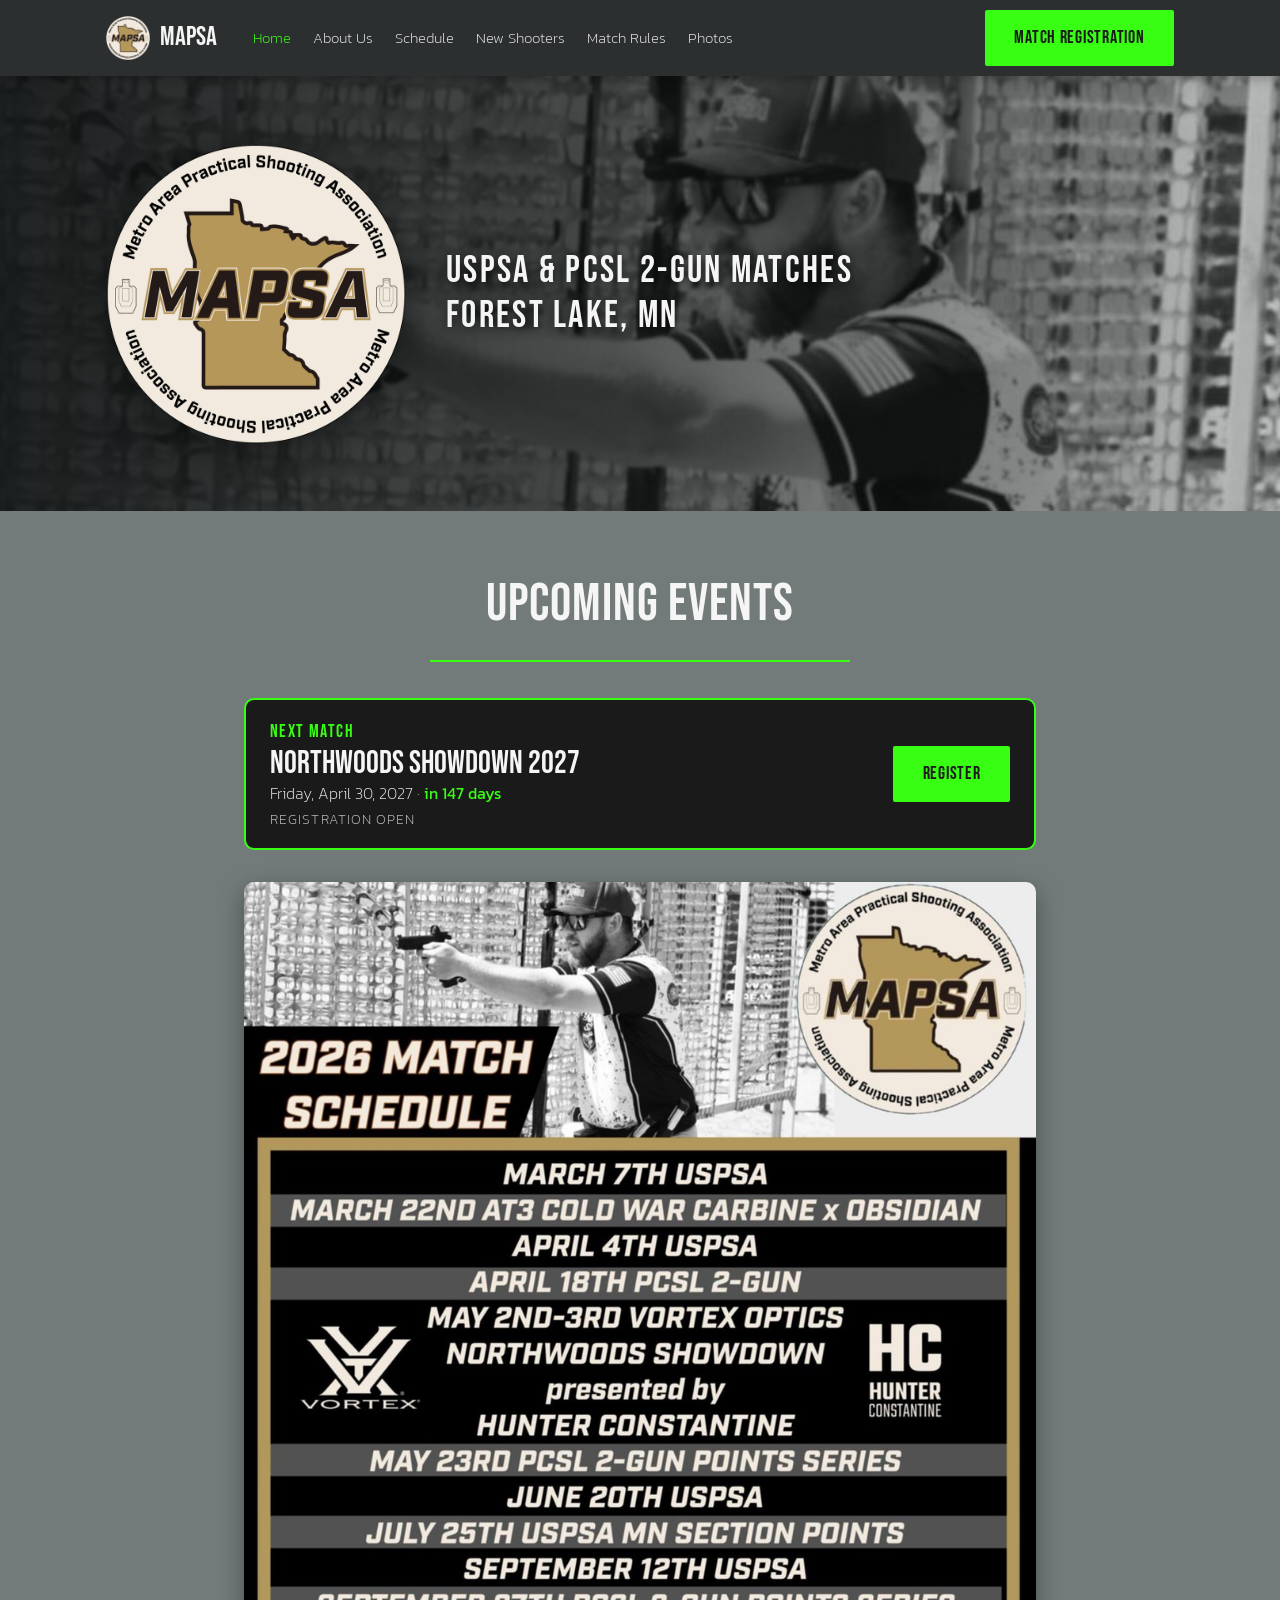
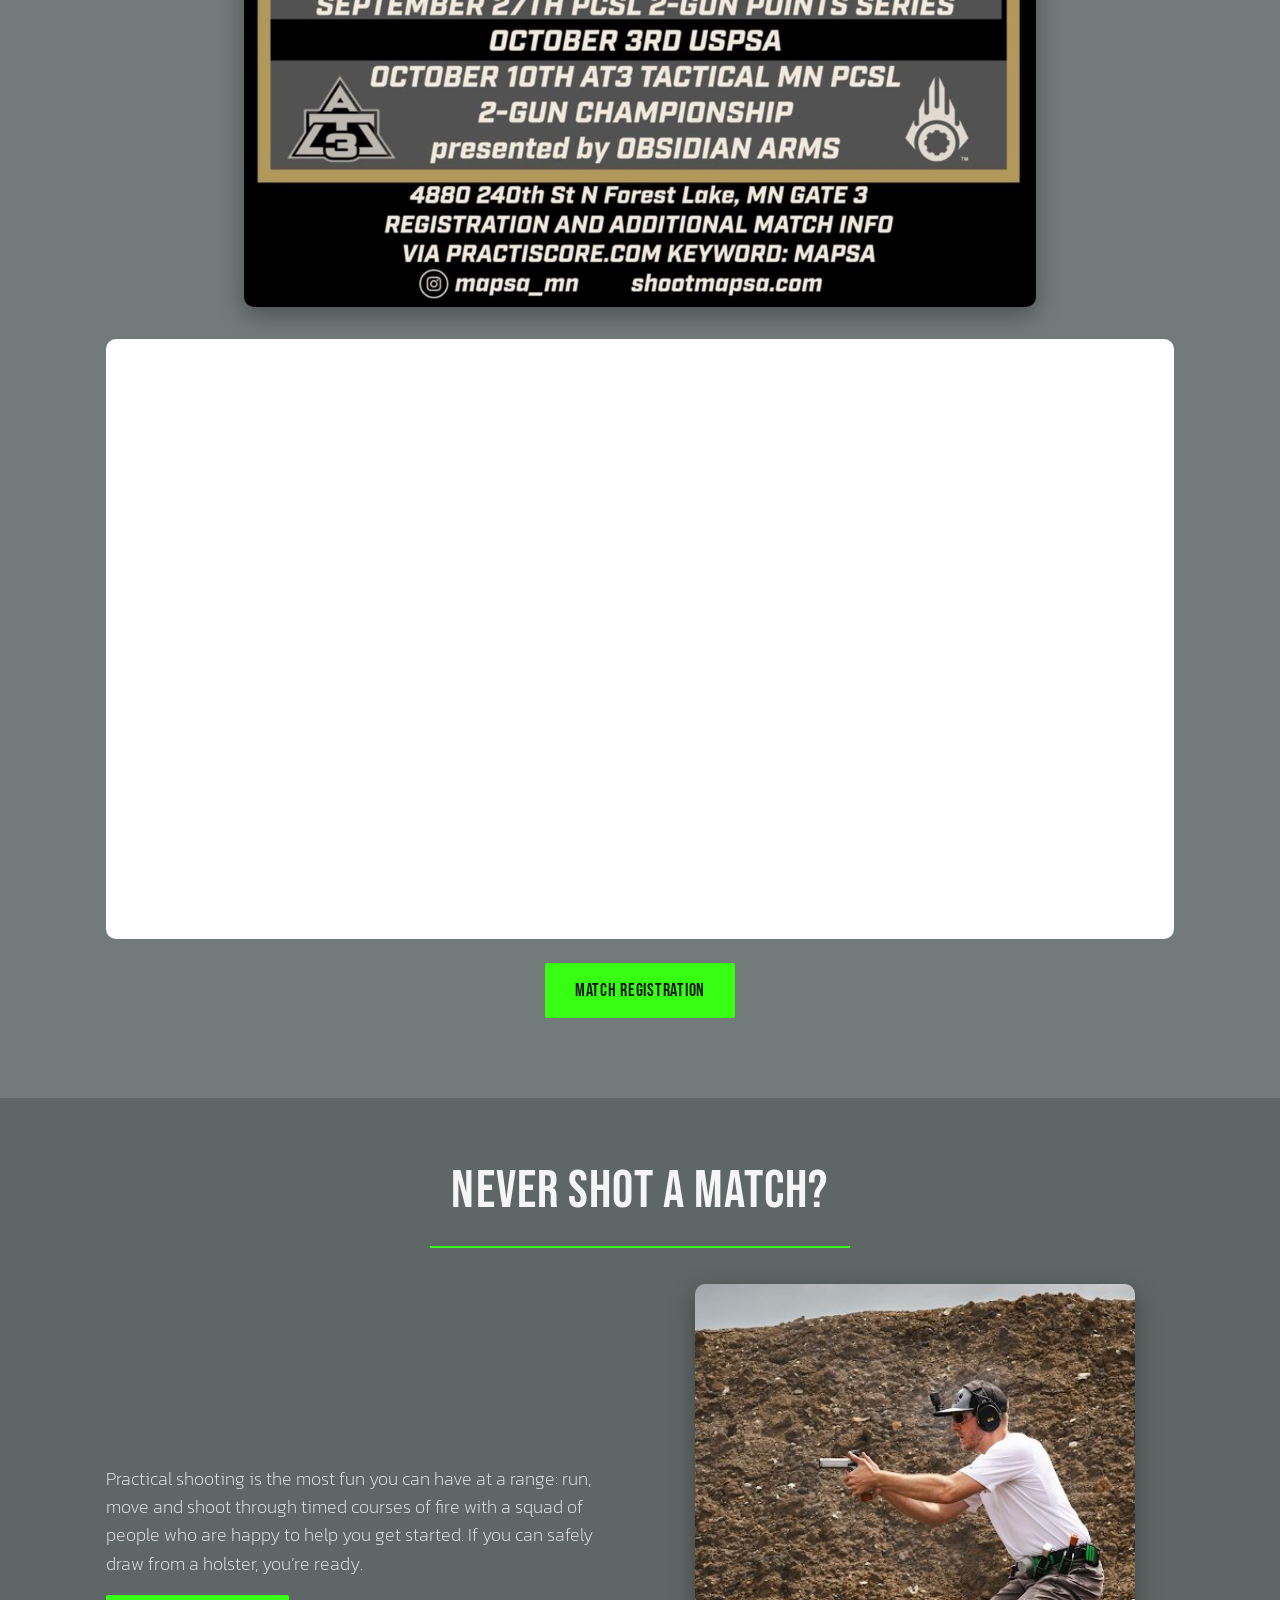
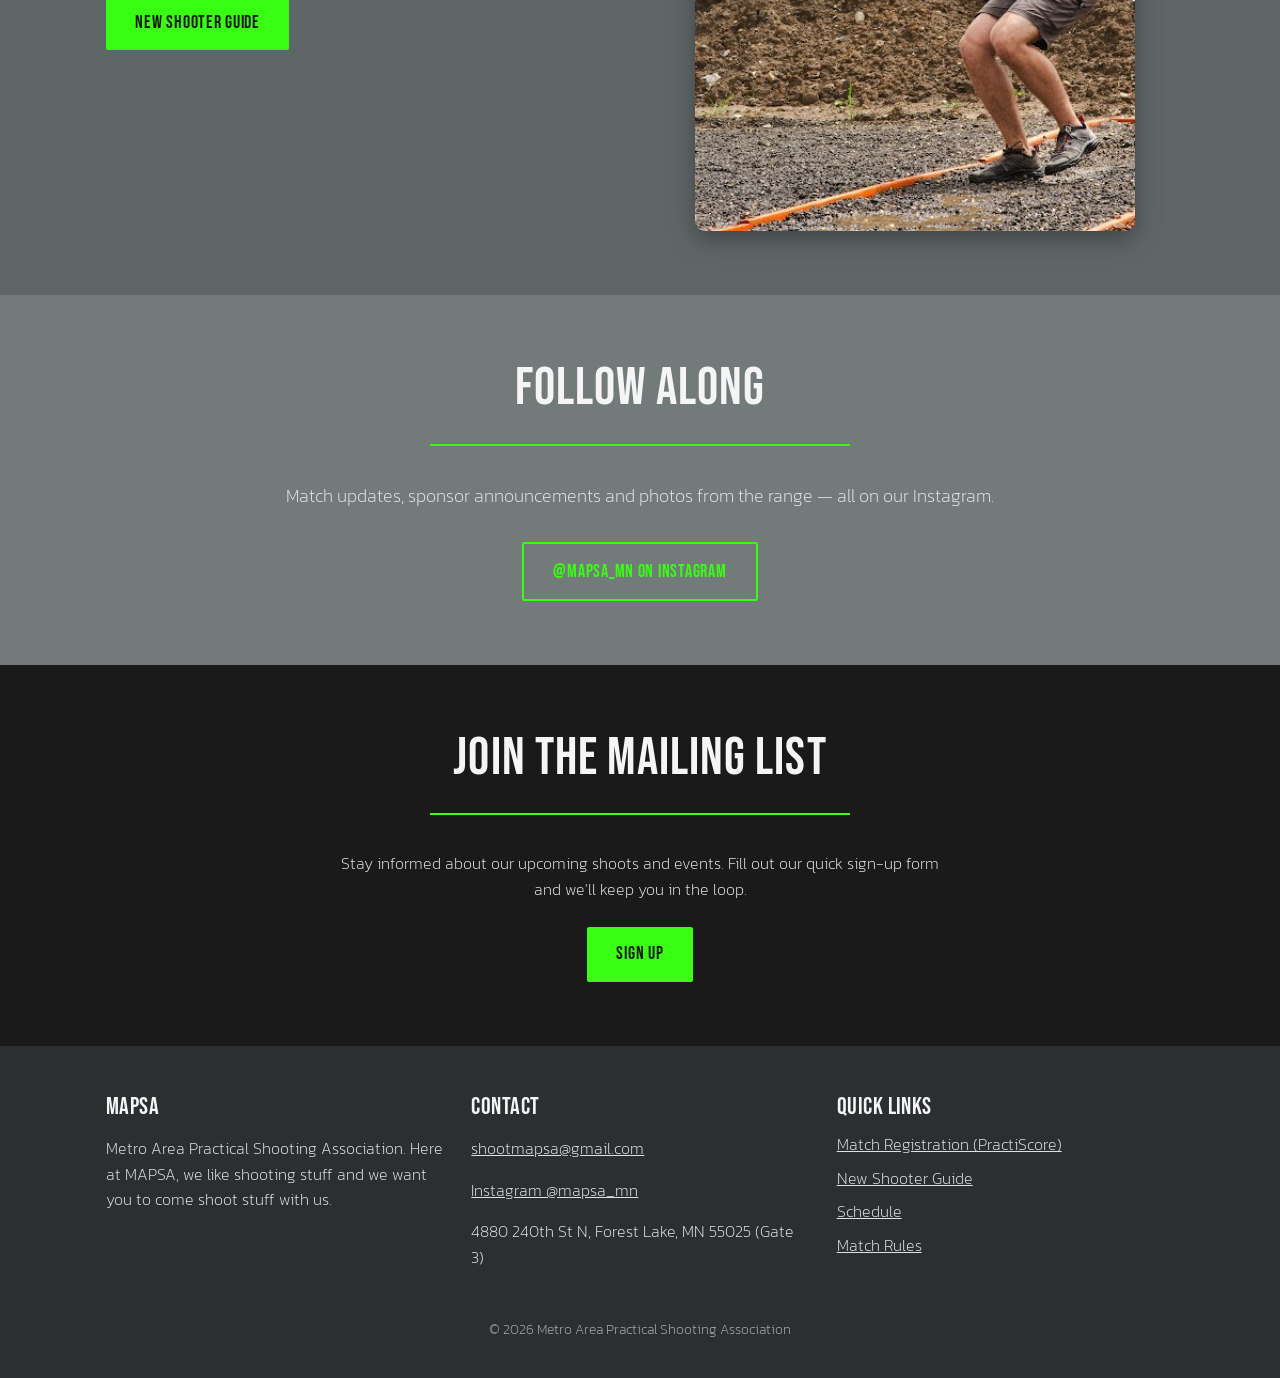
<file: index.html>
<!DOCTYPE html>
<html lang="en">
<head>
<meta charset="utf-8">
<meta name="viewport" content="width=device-width, initial-scale=1">
<title>MAPSA | USPSA & PCSL 2-Gun Matches in Forest Lake, MN</title>
<meta name="description" content="Metro Area Practical Shooting Association hosts USPSA and PCSL 2-Gun practical shooting matches in Forest Lake, MN for the Twin Cities. See the match schedule and register on PractiScore.">
<link rel="canonical" href="https://shootmapsa.com/">
<meta name="theme-color" content="#2b2f2f">
<meta property="og:type" content="website">
<meta property="og:site_name" content="MAPSA">
<meta property="og:title" content="MAPSA | USPSA & PCSL 2-Gun Matches in Forest Lake, MN">
<meta property="og:description" content="Metro Area Practical Shooting Association hosts USPSA and PCSL 2-Gun practical shooting matches in Forest Lake, MN for the Twin Cities. See the match schedule and register on PractiScore.">
<meta property="og:url" content="https://shootmapsa.com/">
<meta property="og:image" content="https://shootmapsa.com/images/og-image.jpg">
<meta name="twitter:card" content="summary_large_image">
<link rel="icon" href="/images/favicon.png">
<link rel="apple-touch-icon" href="/images/favicon.png">
<link rel="preconnect" href="https://fonts.googleapis.com">
<link rel="preconnect" href="https://fonts.gstatic.com" crossorigin>
<link href="https://fonts.googleapis.com/css2?family=Bebas+Neue&family=Kanit:wght@200;400&display=swap" rel="stylesheet">
<link rel="stylesheet" href="/css/style.css?v=202611261510">
<script type="application/ld+json">{"@context": "https://schema.org", "@type": "SportsOrganization", "@id": "https://shootmapsa.com/#org", "name": "Metro Area Practical Shooting Association", "alternateName": "MAPSA", "url": "https://shootmapsa.com/", "logo": "https://shootmapsa.com/images/mapsa-logo.png", "image": "https://shootmapsa.com/images/og-image.jpg", "email": "shootmapsa@gmail.com", "sport": "Practical shooting", "sameAs": ["https://www.instagram.com/mapsa_mn"], "location": {"@type": "Place", "name": "MAPSA Range (Gate 3)", "address": {"@type": "PostalAddress", "streetAddress": "4880 240th St N", "addressLocality": "Forest Lake", "addressRegion": "MN", "postalCode": "55025", "addressCountry": "US"}}, "areaServed": "Minneapolis–Saint Paul, Minnesota"}</script>
</head>
<body>
<a class="skip" href="#main">Skip to content</a>
<header class="site-header">
  <div class="wrap">
    <a class="brand" href="/"><img src="/images/mapsa-logo.png" alt="MAPSA logo" width="44" height="44"><span>MAPSA</span></a>
    <button class="menu-toggle" aria-label="Menu" aria-expanded="false">&#9776;</button>
    <nav class="nav" aria-label="Main">
      <a href="/">Home</a>
      <a href="/about-us/">About Us</a>
      <a href="/schedule/">Schedule</a>
      <a href="/new-shooters/">New Shooters</a>
      <a href="/match-rules/">Match Rules</a>
      <a href="/photos/">Photos</a>
      <a class="btn mobile-only" data-register href="https://practiscore.com/clubs/mapsa_at_flsc" target="_blank" rel="noopener">Match Registration</a>
    </nav>
    <a class="btn header-cta" data-register href="https://practiscore.com/clubs/mapsa_at_flsc" target="_blank" rel="noopener">Match Registration</a>
  </div>
</header>
<div class="hero hero-photo"><img src="/images/mapsa-logo.png" alt="Metro Area Practical Shooting Association logo" width="360" height="360"><h1 class="sr-only">MAPSA &ndash; Metro Area Practical Shooting Association</h1><p class="hero-tag"><span class="nw">USPSA &amp; PCSL 2-Gun Matches</span><br><span class="nw">Forest Lake, MN</span></p></div>
<main id="main">

<section>
  <div class="wrap">
    <h2>Upcoming Events</h2>
    <hr class="rule">
    <div class="next-match" id="next-match" hidden></div>
    <img class="feature-img" src="/images/event.jpg" alt="MAPSA 2026 match schedule flyer: USPSA and PCSL 2-Gun matches in Forest Lake, MN" width="1000" height="1294">
    <iframe class="cal" src="https://calendar.google.com/calendar/embed?height=600&wkst=1&ctz=America%2FChicago&src=Mjg5Mzg4ZDgyNzBmNzRlY2E5NmVjNjM0ZDMzMmM3YTg1YmVhZTZiODMyZWUwNjA1ZmE2ODJlNTAxZmNlN2YzMUBncm91cC5jYWxlbmRhci5nb29nbGUuY29t&src=ZW4udXNhI2hvbGlkYXlAZ3JvdXAudi5jYWxlbmRhci5nb29nbGUuY29t&color=%23b39ddb&color=%230b8043" title="MAPSA events calendar" loading="lazy"></iframe>
    <p class="center"><a class="btn" data-register href="https://practiscore.com/clubs/mapsa_at_flsc" target="_blank" rel="noopener">Match Registration</a></p>
  </div>
</section>
<section class="alt">
  <div class="wrap">
    <h2>Never Shot a Match?</h2>
    <hr class="rule">
    <div class="split">
      <div>
        <p>Practical shooting is the most fun you can have at a range: run, move and shoot through timed courses of fire with a squad of people who are happy to help you get started. If you can safely draw from a holster, you&rsquo;re ready.</p>
        <p><a class="btn" href="/new-shooters/">New Shooter Guide</a></p>
      </div>
      <img src="/images/photo-4.jpg" alt="Competitor shooting a pistol stage at a MAPSA USPSA match" loading="lazy">
    </div>
  </div>
</section>
<section>
  <div class="wrap center">
    <h2>Follow Along</h2>
    <hr class="rule">
    <p class="lead">Match updates, sponsor announcements and photos from the range &mdash; all on our Instagram.</p>
    <a class="btn btn-outline" href="https://www.instagram.com/mapsa_mn" target="_blank" rel="noopener">@mapsa_mn on Instagram</a>
  </div>
</section>
</main>
<section class="signup">
  <div class="wrap">
    <h2>Join the Mailing List</h2>
    <hr class="rule">
    <p>Stay informed about our upcoming shoots and events. Fill out our quick sign-up form and we'll keep you in the loop.</p>
    <a class="btn" data-signup href="https://forms.gle/i1g2Vddg6NpA3Acd6" target="_blank" rel="noopener">Sign Up</a>
  </div>
</section>
<footer class="site-footer">
  <div class="wrap">
    <div class="cols">
      <div>
        <h3>MAPSA</h3>
        <p>Metro Area Practical Shooting Association. Here at MAPSA, we like shooting stuff and we want you to come shoot stuff with us.</p>
      </div>
      <div>
        <h3>Contact</h3>
        <p><a href="mailto:shootmapsa@gmail.com">shootmapsa@gmail.com</a></p>
        <p><a href="https://www.instagram.com/mapsa_mn" target="_blank" rel="noopener">Instagram @mapsa_mn</a></p>
        <p>4880 240th St N, Forest Lake, MN 55025 (Gate 3)</p>
      </div>
      <div>
        <h3>Quick Links</h3>
        <ul class="link-list">
          <li><a data-register href="https://practiscore.com/clubs/mapsa_at_flsc" target="_blank" rel="noopener">Match Registration (PractiScore)</a></li>
          <li><a href="/new-shooters/">New Shooter Guide</a></li>
          <li><a href="/schedule/">Schedule</a></li>
          <li><a href="/match-rules/">Match Rules</a></li>
        </ul>
      </div>
    </div>
    <p class="copy">&copy; <span data-year>2026</span> Metro Area Practical Shooting Association</p>
  </div>
</footer>
<div class="lightbox"><img alt=""></div>
<script>window.MAPSA_EVENTS=[{"start": "2026-03-07", "end": "2026-03-07", "name": "USPSA Match"}, {"start": "2026-03-22", "end": "2026-03-22", "name": "AT3 Cold War Carbine x Obsidian"}, {"start": "2026-04-04", "end": "2026-04-04", "name": "USPSA Match"}, {"start": "2026-04-18", "end": "2026-04-18", "name": "PCSL 2-Gun Match"}, {"start": "2026-05-02", "end": "2026-05-03", "name": "Vortex Optics Northwoods Showdown, presented by Hunter Constantine"}, {"start": "2026-05-23", "end": "2026-05-23", "name": "PCSL 2-Gun Points Series"}, {"start": "2026-06-20", "end": "2026-06-20", "name": "USPSA Match"}, {"start": "2026-07-25", "end": "2026-07-25", "name": "USPSA MN Section Points Match"}, {"start": "2026-09-12", "end": "2026-09-12", "name": "USPSA Match"}, {"start": "2026-09-27", "end": "2026-09-27", "name": "PCSL 2-Gun Points Series"}, {"start": "2026-10-03", "end": "2026-10-03", "name": "USPSA Match"}, {"start": "2026-10-10", "end": "2026-10-10", "name": "AT3 Tactical MN PCSL 2-Gun Championship, presented by Obsidian Arms"}];window.MAPSA_PS=[{"name": "Northwoods Showdown 2027", "date": "2027-04-30", "url": "https://practiscore.com/northwoods-showdown-2027/register", "status": "open", "type": "USPSA level I"}, {"name": "2027 BELT Defensive Circuit (BDC) REGIONAL 2 - Forest Lake MN", "date": "2027-06-03", "url": "https://practiscore.com/2027-belt-defensive-circuit-bdc-regional-2-forest-lake-mn/register", "status": "opens\n                 in\n                4 days", "type": "PCSL 1-GUN"}];</script>
<script src="/js/site.js?v=202611261510"></script>
</body>
</html>
</file>
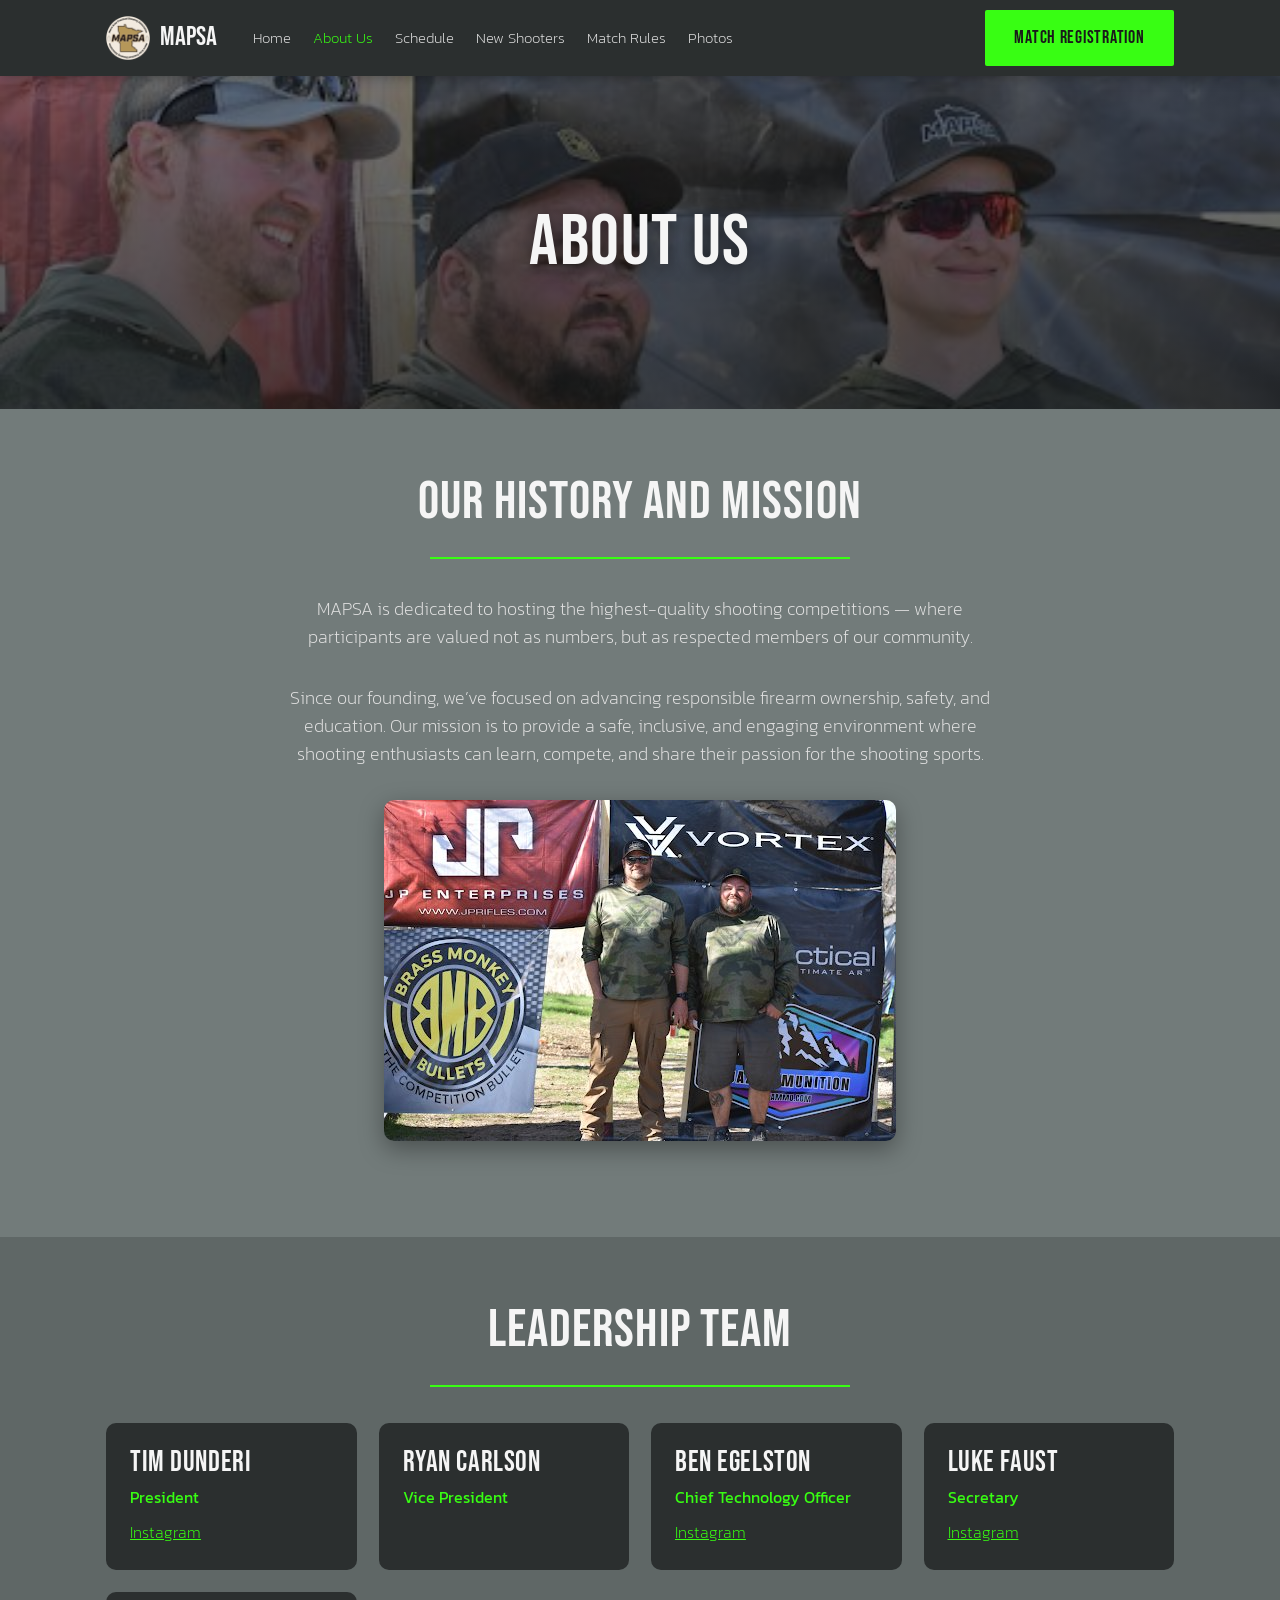
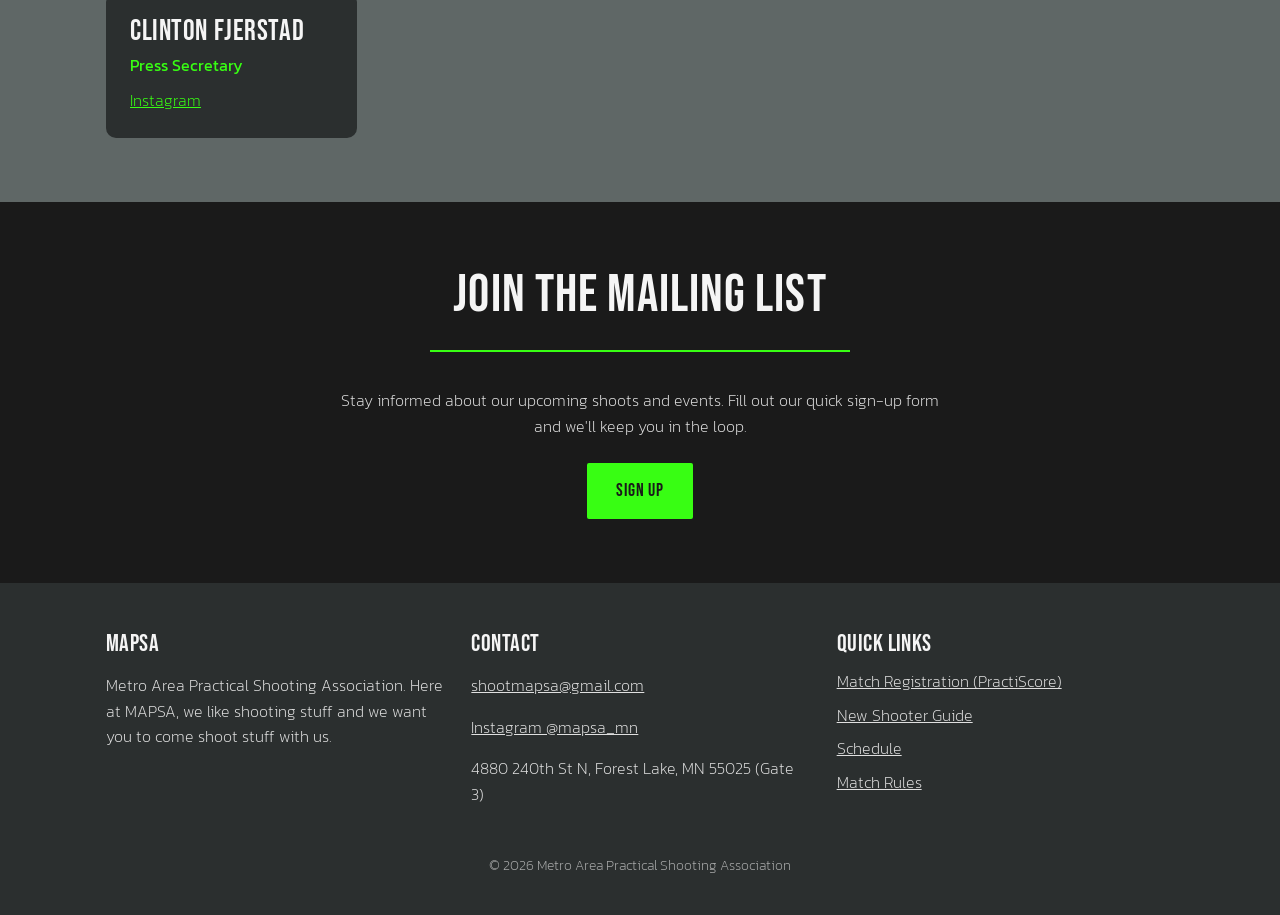
<file: about-us/index.html>
<!DOCTYPE html>
<html lang="en">
<head>
<meta charset="utf-8">
<meta name="viewport" content="width=device-width, initial-scale=1">
<title>About MAPSA | Metro Area Practical Shooting Association</title>
<meta name="description" content="MAPSA hosts safe, welcoming, high-quality practical shooting competitions in the Twin Cities area. Meet our mission and leadership team.">
<link rel="canonical" href="https://shootmapsa.com/about-us/">
<meta name="theme-color" content="#2b2f2f">
<meta property="og:type" content="website">
<meta property="og:site_name" content="MAPSA">
<meta property="og:title" content="About MAPSA | Metro Area Practical Shooting Association">
<meta property="og:description" content="MAPSA hosts safe, welcoming, high-quality practical shooting competitions in the Twin Cities area. Meet our mission and leadership team.">
<meta property="og:url" content="https://shootmapsa.com/about-us/">
<meta property="og:image" content="https://shootmapsa.com/images/og-image.jpg">
<meta name="twitter:card" content="summary_large_image">
<link rel="icon" href="/images/favicon.png">
<link rel="apple-touch-icon" href="/images/favicon.png">
<link rel="preconnect" href="https://fonts.googleapis.com">
<link rel="preconnect" href="https://fonts.gstatic.com" crossorigin>
<link href="https://fonts.googleapis.com/css2?family=Bebas+Neue&family=Kanit:wght@200;400&display=swap" rel="stylesheet">
<link rel="stylesheet" href="/css/style.css?v=202611261510">
<script type="application/ld+json">{"@context": "https://schema.org", "@type": "SportsOrganization", "@id": "https://shootmapsa.com/#org", "name": "Metro Area Practical Shooting Association", "alternateName": "MAPSA", "url": "https://shootmapsa.com/", "logo": "https://shootmapsa.com/images/mapsa-logo.png", "image": "https://shootmapsa.com/images/og-image.jpg", "email": "shootmapsa@gmail.com", "sport": "Practical shooting", "sameAs": ["https://www.instagram.com/mapsa_mn"], "location": {"@type": "Place", "name": "MAPSA Range (Gate 3)", "address": {"@type": "PostalAddress", "streetAddress": "4880 240th St N", "addressLocality": "Forest Lake", "addressRegion": "MN", "postalCode": "55025", "addressCountry": "US"}}, "areaServed": "Minneapolis–Saint Paul, Minnesota"}</script>
</head>
<body>
<a class="skip" href="#main">Skip to content</a>
<header class="site-header">
  <div class="wrap">
    <a class="brand" href="/"><img src="/images/mapsa-logo.png" alt="MAPSA logo" width="44" height="44"><span>MAPSA</span></a>
    <button class="menu-toggle" aria-label="Menu" aria-expanded="false">&#9776;</button>
    <nav class="nav" aria-label="Main">
      <a href="/">Home</a>
      <a href="/about-us/">About Us</a>
      <a href="/schedule/">Schedule</a>
      <a href="/new-shooters/">New Shooters</a>
      <a href="/match-rules/">Match Rules</a>
      <a href="/photos/">Photos</a>
      <a class="btn mobile-only" data-register href="https://practiscore.com/clubs/mapsa_at_flsc" target="_blank" rel="noopener">Match Registration</a>
    </nav>
    <a class="btn header-cta" data-register href="https://practiscore.com/clubs/mapsa_at_flsc" target="_blank" rel="noopener">Match Registration</a>
  </div>
</header>
<div class="page-hero" style="--hero:url(/images/photo-3.jpg);--pos:50% 22%"><h1>About Us</h1></div>
<main id="main">

<section>
  <div class="wrap">
    <h2>Our History and Mission</h2>
    <hr class="rule">
    <p class="lead">MAPSA is dedicated to hosting the highest-quality shooting competitions &mdash; where participants are valued not as numbers, but as respected members of our community.</p>
    <p class="lead">Since our founding, we&rsquo;ve focused on advancing responsible firearm ownership, safety, and education. Our mission is to provide a safe, inclusive, and engaging environment where shooting enthusiasts can learn, compete, and share their passion for the shooting sports.</p>
    <img class="feature-img" src="/images/photo-2.jpg" alt="MAPSA members with match sponsors Vortex, JP Enterprises and Brass Monkey Bullets" loading="lazy">
  </div>
</section>
<section class="alt">
  <div class="wrap">
    <h2>Leadership Team</h2>
    <hr class="rule">
    <div class="grid">
      <div class="card"><h3>Tim Dunderi</h3><p class="role">President</p><a href="https://www.instagram.com/tanfo_timmy" target=_blank rel=noopener>Instagram</a></div>
      <div class="card"><h3>Ryan Carlson</h3><p class="role">Vice President</p></div>
      <div class="card"><h3>Ben Egelston</h3><p class="role">Chief Technology Officer</p><a href="https://www.instagram.com/benegelston_mn" target=_blank rel=noopener>Instagram</a></div>
      <div class="card"><h3>Luke Faust</h3><p class="role">Secretary</p><a href="https://www.instagram.com/faust9057" target=_blank rel=noopener>Instagram</a></div>
      <div class="card"><h3>Clinton Fjerstad</h3><p class="role">Press Secretary</p><a href="https://www.instagram.com/clinton_fjerstad" target=_blank rel=noopener>Instagram</a></div>
    </div>
  </div>
</section>
</main>
<section class="signup">
  <div class="wrap">
    <h2>Join the Mailing List</h2>
    <hr class="rule">
    <p>Stay informed about our upcoming shoots and events. Fill out our quick sign-up form and we'll keep you in the loop.</p>
    <a class="btn" data-signup href="https://forms.gle/i1g2Vddg6NpA3Acd6" target="_blank" rel="noopener">Sign Up</a>
  </div>
</section>
<footer class="site-footer">
  <div class="wrap">
    <div class="cols">
      <div>
        <h3>MAPSA</h3>
        <p>Metro Area Practical Shooting Association. Here at MAPSA, we like shooting stuff and we want you to come shoot stuff with us.</p>
      </div>
      <div>
        <h3>Contact</h3>
        <p><a href="mailto:shootmapsa@gmail.com">shootmapsa@gmail.com</a></p>
        <p><a href="https://www.instagram.com/mapsa_mn" target="_blank" rel="noopener">Instagram @mapsa_mn</a></p>
        <p>4880 240th St N, Forest Lake, MN 55025 (Gate 3)</p>
      </div>
      <div>
        <h3>Quick Links</h3>
        <ul class="link-list">
          <li><a data-register href="https://practiscore.com/clubs/mapsa_at_flsc" target="_blank" rel="noopener">Match Registration (PractiScore)</a></li>
          <li><a href="/new-shooters/">New Shooter Guide</a></li>
          <li><a href="/schedule/">Schedule</a></li>
          <li><a href="/match-rules/">Match Rules</a></li>
        </ul>
      </div>
    </div>
    <p class="copy">&copy; <span data-year>2026</span> Metro Area Practical Shooting Association</p>
  </div>
</footer>
<div class="lightbox"><img alt=""></div>
<script src="/js/site.js?v=202611261510"></script>
</body>
</html>
</file>
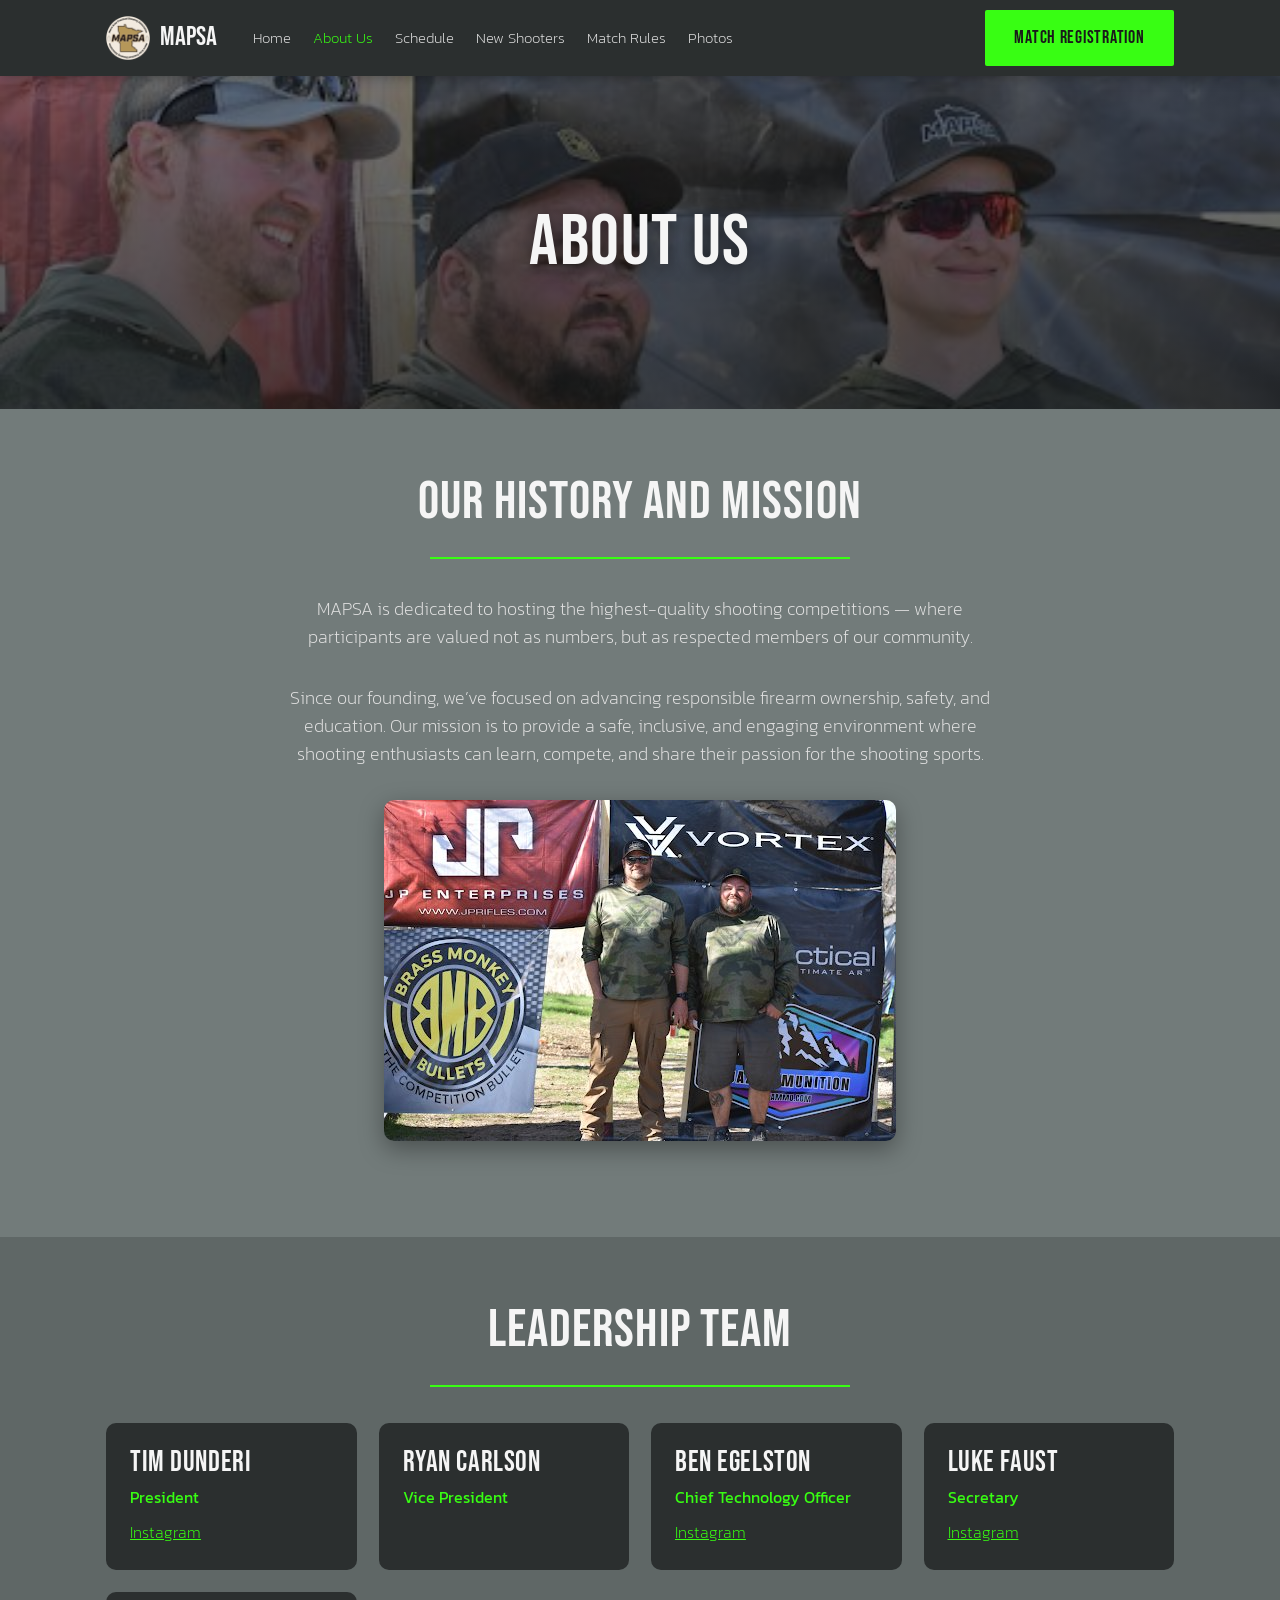
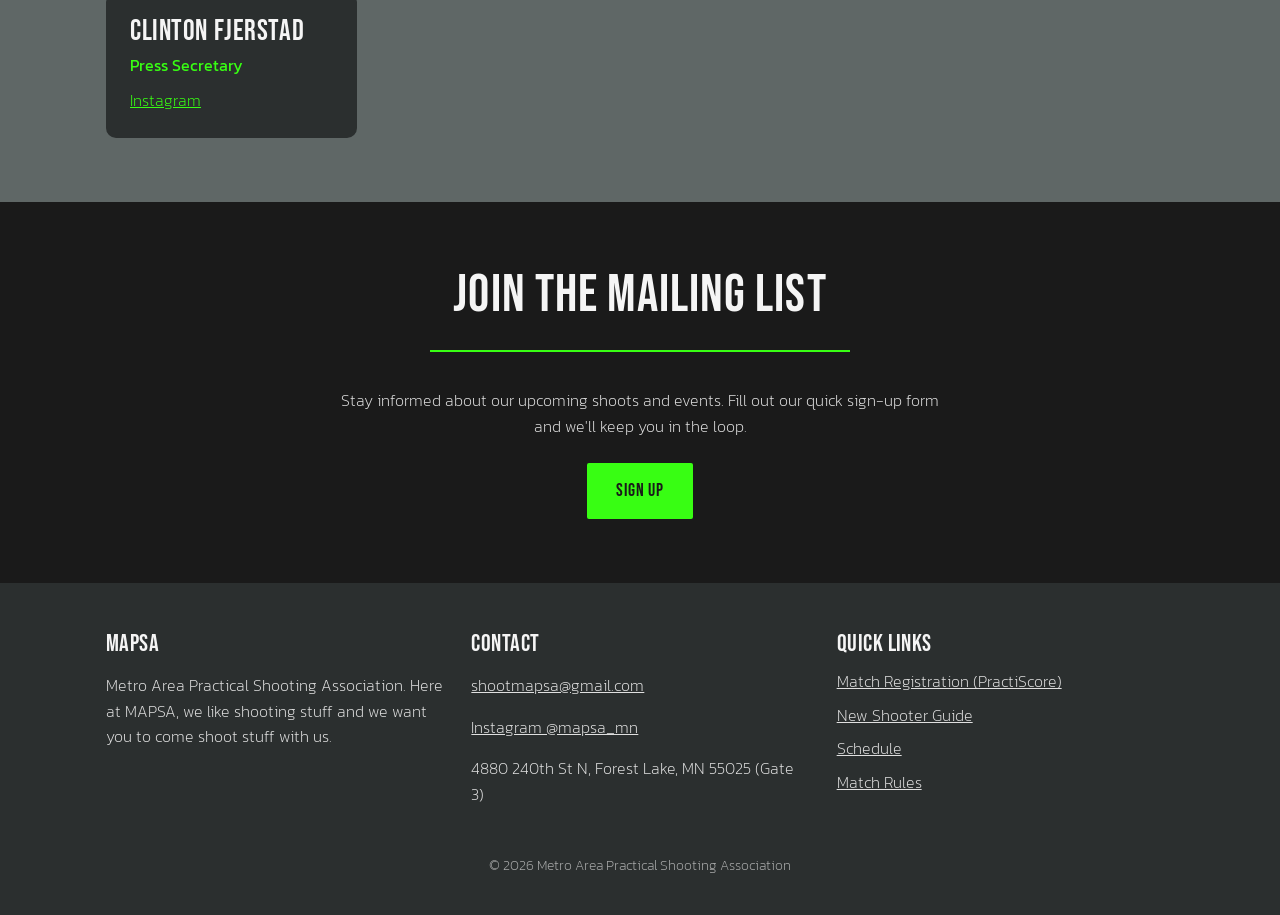
<file: contact/index.html>
<!DOCTYPE html><html lang="en"><head><meta charset="utf-8"><title>Moved – MAPSA</title><link rel="canonical" href="https://shootmapsa.com/about-us/"><meta name="robots" content="noindex"><meta http-equiv="refresh" content="0; url=/about-us/"><script>location.replace("/about-us/"+location.hash)</script></head><body><p>This page moved to <a href="/about-us/">https://shootmapsa.com/about-us/</a>.</p></body></html>
</file>
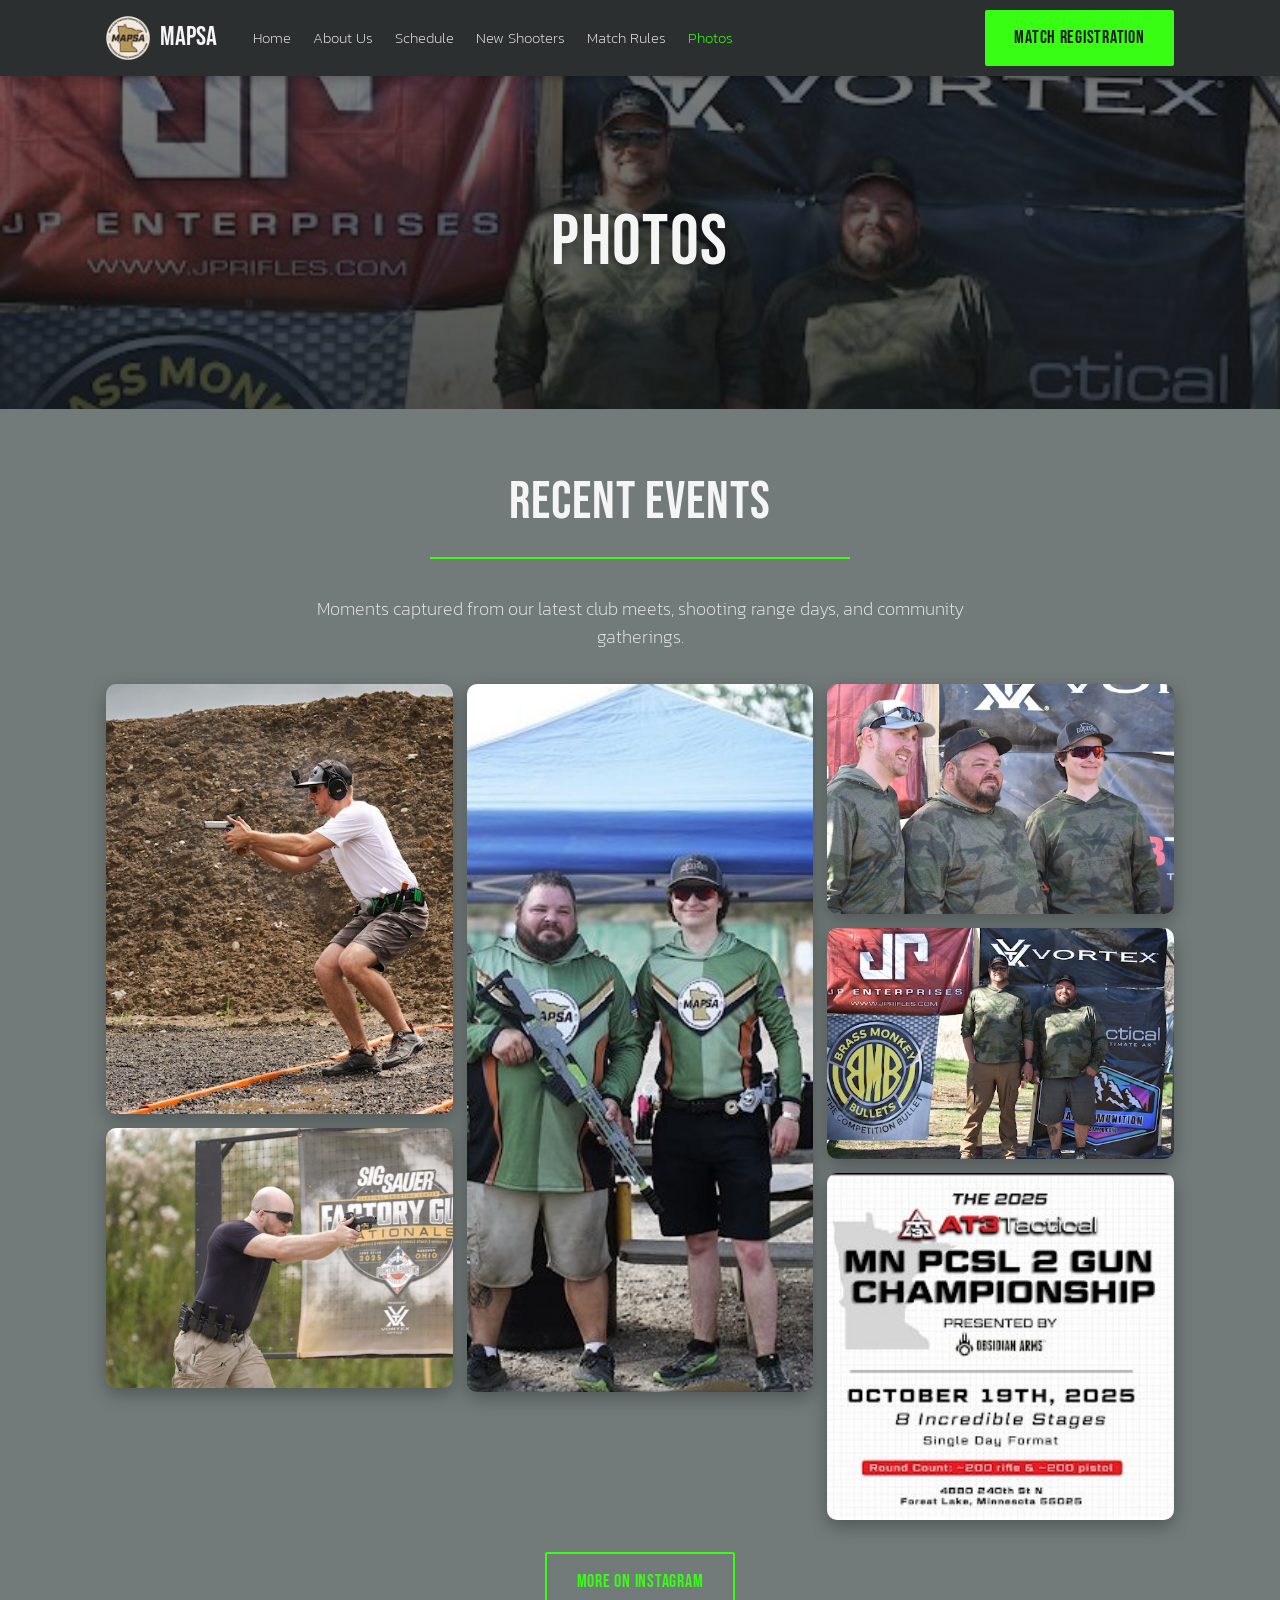
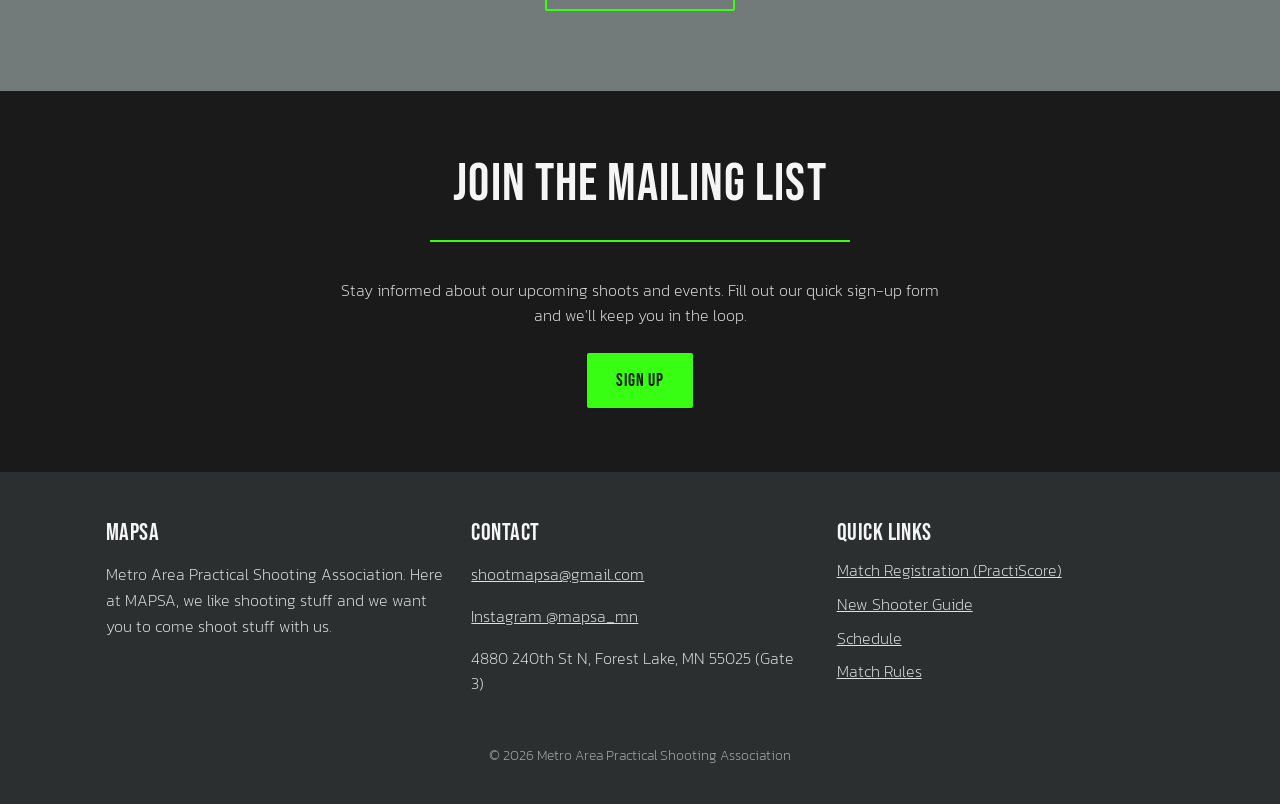
<file: gallery/index.html>
<!DOCTYPE html><html lang="en"><head><meta charset="utf-8"><title>Moved – MAPSA</title><link rel="canonical" href="https://shootmapsa.com/photos/"><meta name="robots" content="noindex"><meta http-equiv="refresh" content="0; url=/photos/"><script>location.replace("/photos/"+location.hash)</script></head><body><p>This page moved to <a href="/photos/">https://shootmapsa.com/photos/</a>.</p></body></html>
</file>
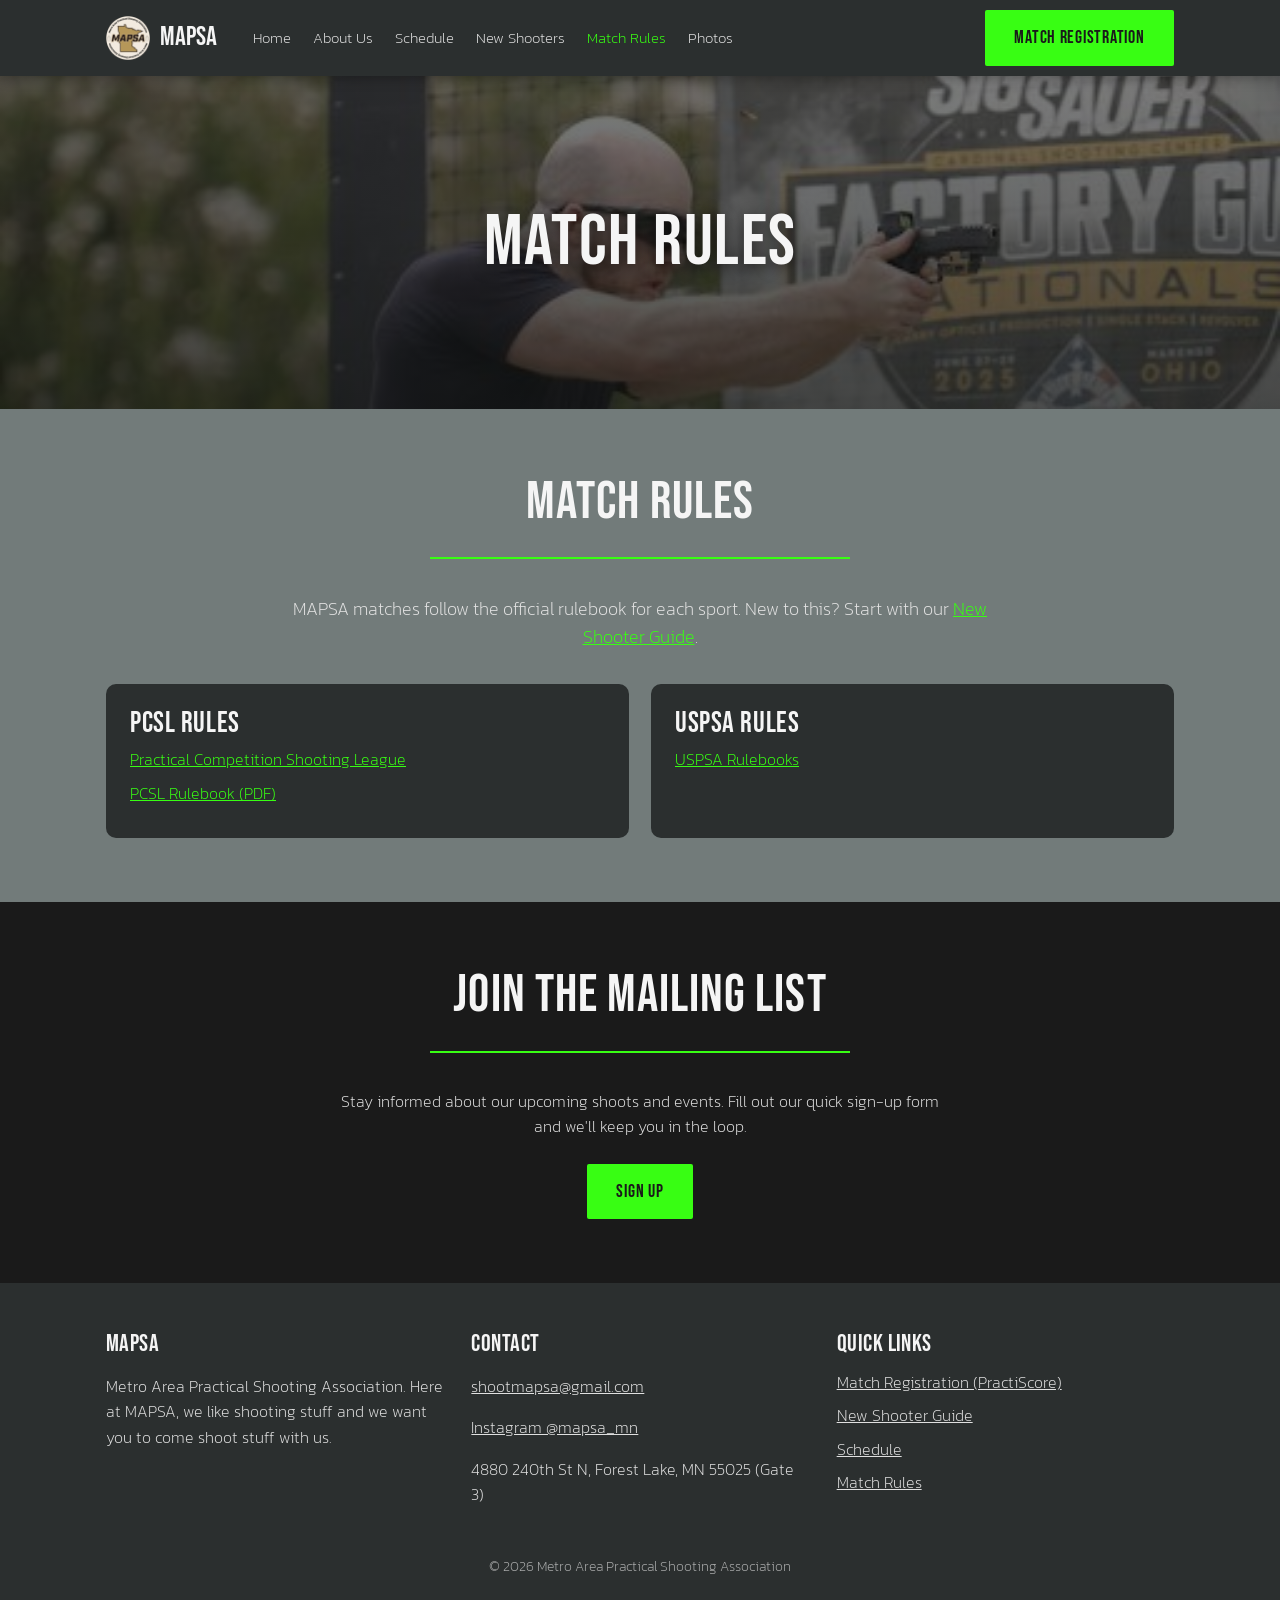
<file: match-rules/index.html>
<!DOCTYPE html>
<html lang="en">
<head>
<meta charset="utf-8">
<meta name="viewport" content="width=device-width, initial-scale=1">
<title>Match Rules | USPSA & PCSL Rulebooks | MAPSA</title>
<meta name="description" content="Official USPSA and PCSL rulebooks used at MAPSA practical shooting matches in Forest Lake, MN.">
<link rel="canonical" href="https://shootmapsa.com/match-rules/">
<meta name="theme-color" content="#2b2f2f">
<meta property="og:type" content="website">
<meta property="og:site_name" content="MAPSA">
<meta property="og:title" content="Match Rules | USPSA & PCSL Rulebooks | MAPSA">
<meta property="og:description" content="Official USPSA and PCSL rulebooks used at MAPSA practical shooting matches in Forest Lake, MN.">
<meta property="og:url" content="https://shootmapsa.com/match-rules/">
<meta property="og:image" content="https://shootmapsa.com/images/og-image.jpg">
<meta name="twitter:card" content="summary_large_image">
<link rel="icon" href="/images/favicon.png">
<link rel="apple-touch-icon" href="/images/favicon.png">
<link rel="preconnect" href="https://fonts.googleapis.com">
<link rel="preconnect" href="https://fonts.gstatic.com" crossorigin>
<link href="https://fonts.googleapis.com/css2?family=Bebas+Neue&family=Kanit:wght@200;400&display=swap" rel="stylesheet">
<link rel="stylesheet" href="/css/style.css?v=202611261510">

</head>
<body>
<a class="skip" href="#main">Skip to content</a>
<header class="site-header">
  <div class="wrap">
    <a class="brand" href="/"><img src="/images/mapsa-logo.png" alt="MAPSA logo" width="44" height="44"><span>MAPSA</span></a>
    <button class="menu-toggle" aria-label="Menu" aria-expanded="false">&#9776;</button>
    <nav class="nav" aria-label="Main">
      <a href="/">Home</a>
      <a href="/about-us/">About Us</a>
      <a href="/schedule/">Schedule</a>
      <a href="/new-shooters/">New Shooters</a>
      <a href="/match-rules/">Match Rules</a>
      <a href="/photos/">Photos</a>
      <a class="btn mobile-only" data-register href="https://practiscore.com/clubs/mapsa_at_flsc" target="_blank" rel="noopener">Match Registration</a>
    </nav>
    <a class="btn header-cta" data-register href="https://practiscore.com/clubs/mapsa_at_flsc" target="_blank" rel="noopener">Match Registration</a>
  </div>
</header>
<div class="page-hero" style="--hero:url(/images/photo-1.jpg);--pos:40% 28%"><h1>Match Rules</h1></div>
<main id="main">

<section>
  <div class="wrap">
    <h2>Match Rules</h2>
    <hr class="rule">
    <p class="lead">MAPSA matches follow the official rulebook for each sport. New to this? Start with our <a href="/new-shooters/">New Shooter Guide</a>.</p>
    <div class="grid">
      <div class="card">
        <h3>PCSL Rules</h3>
        <ul class="link-list">
          <li><a href="https://www.pcsleague.us/" target="_blank" rel="noopener">Practical Competition Shooting League</a></li>
          <li><a href="https://drive.google.com/file/d/1dnlfHLppF5lB-Sf-HO4ariu4k8mDXM1M/view" target="_blank" rel="noopener">PCSL Rulebook (PDF)</a></li>
        </ul>
      </div>
      <div class="card">
        <h3>USPSA Rules</h3>
        <ul class="link-list">
          <li><a href="https://uspsa.org/rules" target="_blank" rel="noopener">USPSA Rulebooks</a></li>
        </ul>
      </div>
    </div>
  </div>
</section>
</main>
<section class="signup">
  <div class="wrap">
    <h2>Join the Mailing List</h2>
    <hr class="rule">
    <p>Stay informed about our upcoming shoots and events. Fill out our quick sign-up form and we'll keep you in the loop.</p>
    <a class="btn" data-signup href="https://forms.gle/i1g2Vddg6NpA3Acd6" target="_blank" rel="noopener">Sign Up</a>
  </div>
</section>
<footer class="site-footer">
  <div class="wrap">
    <div class="cols">
      <div>
        <h3>MAPSA</h3>
        <p>Metro Area Practical Shooting Association. Here at MAPSA, we like shooting stuff and we want you to come shoot stuff with us.</p>
      </div>
      <div>
        <h3>Contact</h3>
        <p><a href="mailto:shootmapsa@gmail.com">shootmapsa@gmail.com</a></p>
        <p><a href="https://www.instagram.com/mapsa_mn" target="_blank" rel="noopener">Instagram @mapsa_mn</a></p>
        <p>4880 240th St N, Forest Lake, MN 55025 (Gate 3)</p>
      </div>
      <div>
        <h3>Quick Links</h3>
        <ul class="link-list">
          <li><a data-register href="https://practiscore.com/clubs/mapsa_at_flsc" target="_blank" rel="noopener">Match Registration (PractiScore)</a></li>
          <li><a href="/new-shooters/">New Shooter Guide</a></li>
          <li><a href="/schedule/">Schedule</a></li>
          <li><a href="/match-rules/">Match Rules</a></li>
        </ul>
      </div>
    </div>
    <p class="copy">&copy; <span data-year>2026</span> Metro Area Practical Shooting Association</p>
  </div>
</footer>
<div class="lightbox"><img alt=""></div>
<script src="/js/site.js?v=202611261510"></script>
</body>
</html>
</file>
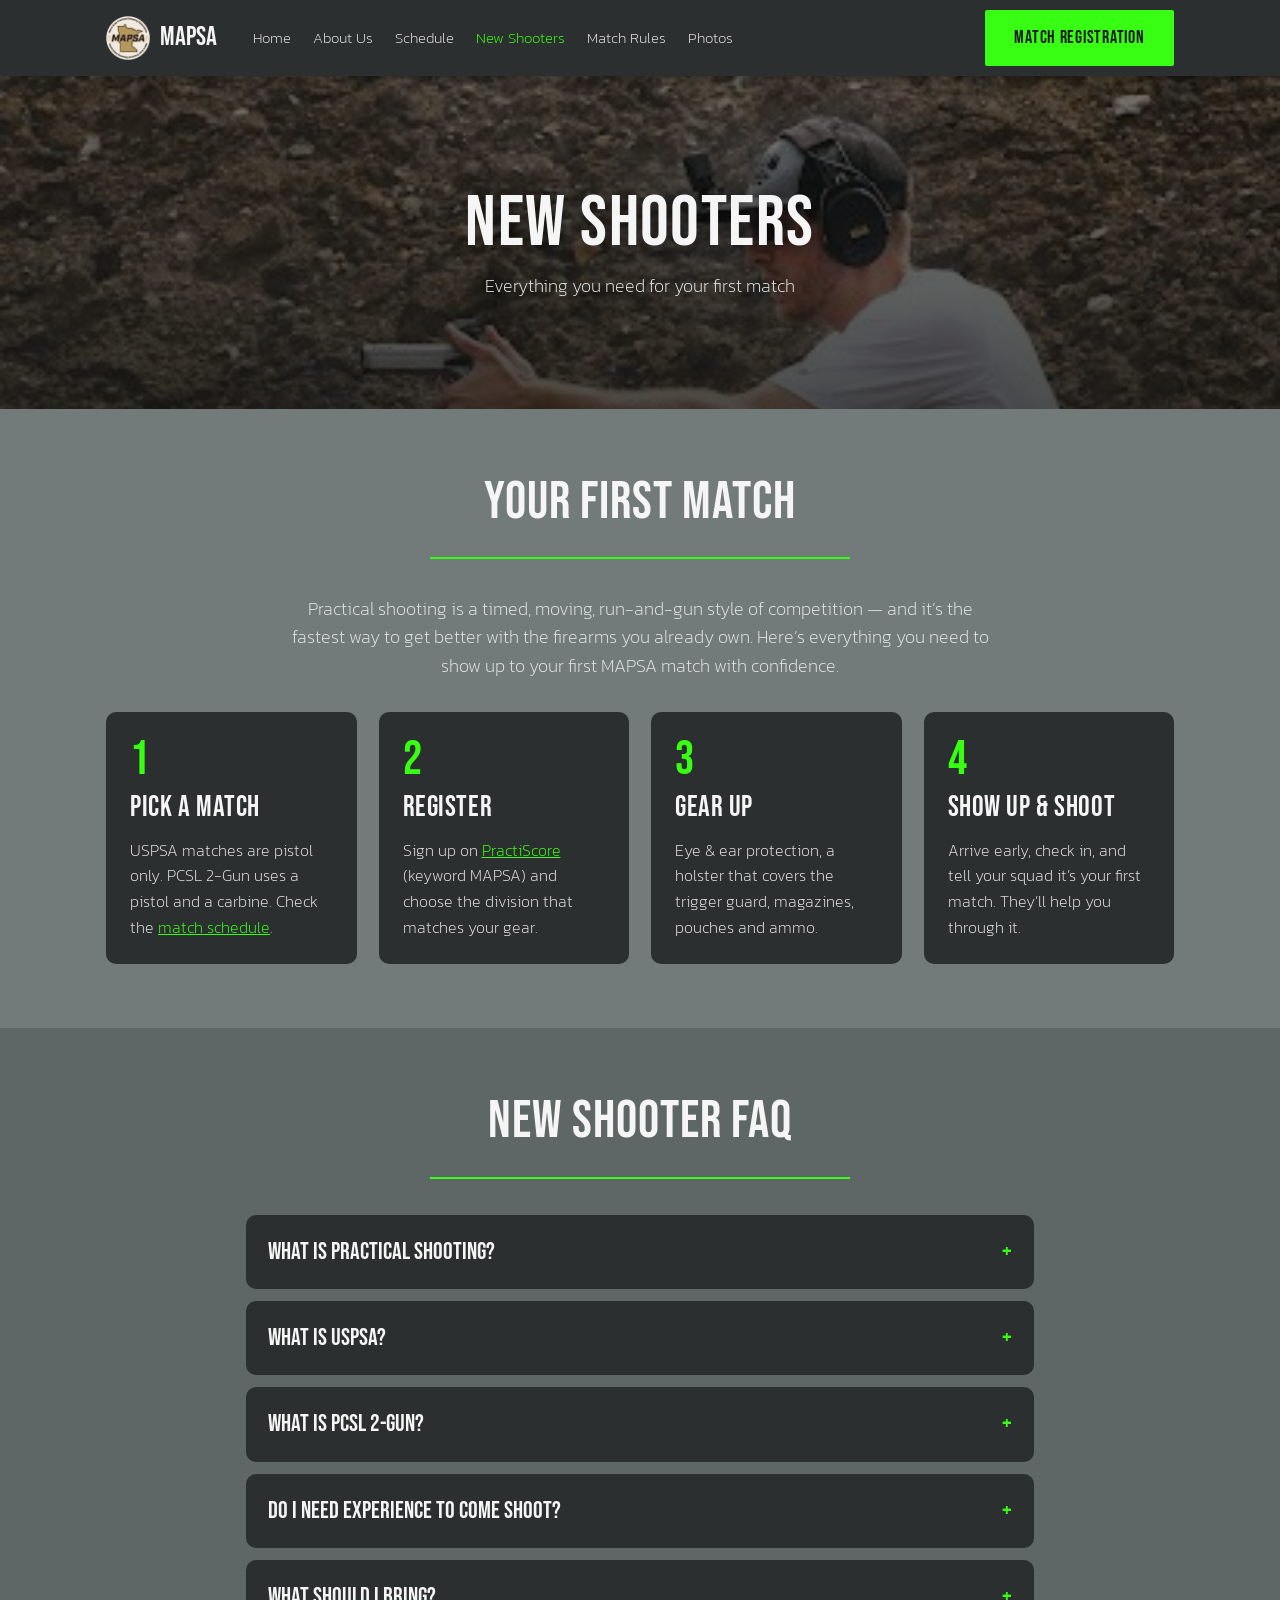
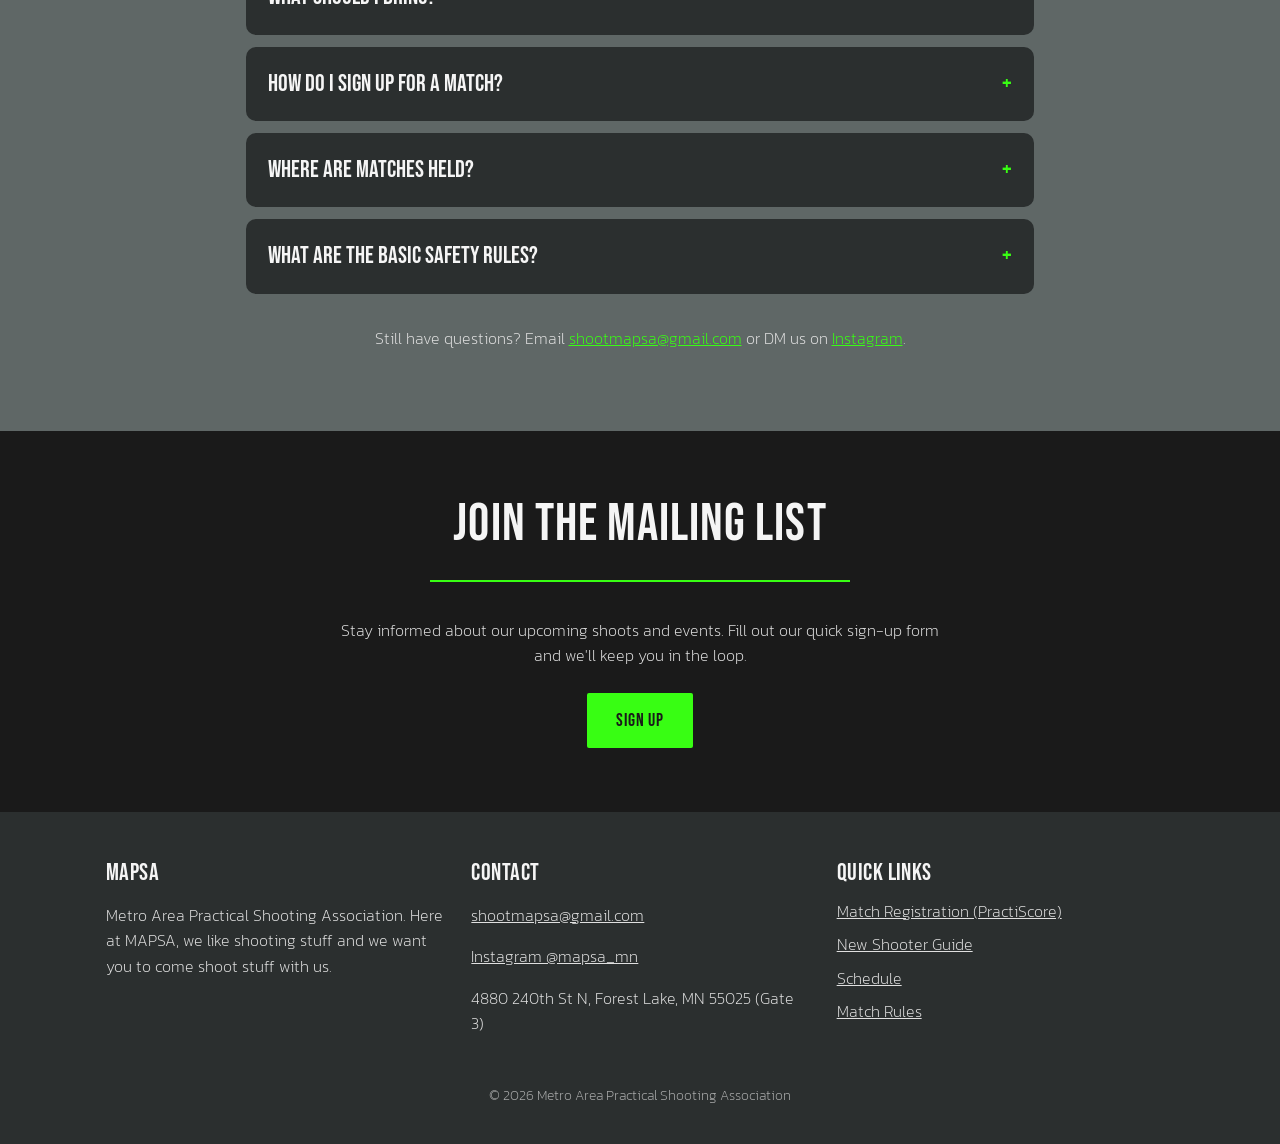
<file: new-shooters/index.html>
<!DOCTYPE html>
<html lang="en">
<head>
<meta charset="utf-8">
<meta name="viewport" content="width=device-width, initial-scale=1">
<title>New Shooter Guide | How to Start USPSA & PCSL in Minnesota | MAPSA</title>
<meta name="description" content="Never shot a USPSA or PCSL 2-Gun match? What to bring, how to register on PractiScore, safety rules and what to expect at your first MAPSA match in Forest Lake, MN.">
<link rel="canonical" href="https://shootmapsa.com/new-shooters/">
<meta name="theme-color" content="#2b2f2f">
<meta property="og:type" content="website">
<meta property="og:site_name" content="MAPSA">
<meta property="og:title" content="New Shooter Guide | How to Start USPSA & PCSL in Minnesota | MAPSA">
<meta property="og:description" content="Never shot a USPSA or PCSL 2-Gun match? What to bring, how to register on PractiScore, safety rules and what to expect at your first MAPSA match in Forest Lake, MN.">
<meta property="og:url" content="https://shootmapsa.com/new-shooters/">
<meta property="og:image" content="https://shootmapsa.com/images/photo-1.jpg">
<meta name="twitter:card" content="summary_large_image">
<link rel="icon" href="/images/favicon.png">
<link rel="apple-touch-icon" href="/images/favicon.png">
<link rel="preconnect" href="https://fonts.googleapis.com">
<link rel="preconnect" href="https://fonts.gstatic.com" crossorigin>
<link href="https://fonts.googleapis.com/css2?family=Bebas+Neue&family=Kanit:wght@200;400&display=swap" rel="stylesheet">
<link rel="stylesheet" href="/css/style.css?v=202611261510">
<script type="application/ld+json">{"@context": "https://schema.org", "@type": "FAQPage", "mainEntity": [{"@type": "Question", "name": "What is practical shooting?", "acceptedAnswer": {"@type": "Answer", "text": "Practical shooting is a timed sport where you move through a course of fire (a &ldquo;stage&rdquo;), engaging paper and steel targets from different positions. Your score balances accuracy and speed. Every stage is run one shooter at a time under a Range Officer, so safety is built in."}}, {"@type": "Question", "name": "What is USPSA?", "acceptedAnswer": {"@type": "Answer", "text": "The United States Practical Shooting Association is the largest practical shooting organization in the country. USPSA matches are handgun matches with divisions for everything from stock pistols to fully customized race guns, so whatever you already own probably has a home. <a href=\"https://uspsa.org/rules\" target=\"_blank\" rel=\"noopener\">USPSA rules</a>."}}, {"@type": "Question", "name": "What is PCSL 2-Gun?", "acceptedAnswer": {"@type": "Answer", "text": "The Practical Competition Shooting League runs pistol and carbine matches. In 2-Gun you shoot both a pistol and a rifle/carbine, often on the same stage. <a href=\"https://www.pcsleague.us/\" target=\"_blank\" rel=\"noopener\">PCSL website</a>."}}, {"@type": "Question", "name": "Do I need experience to come shoot?", "acceptedAnswer": {"@type": "Answer", "text": "No. You should be able to safely handle and draw your firearm from a holster, but you don&rsquo;t need to be fast or have competed before. Tell your squad it&rsquo;s your first match &mdash; practical shooters love helping new people get started."}}, {"@type": "Question", "name": "What should I bring?", "acceptedAnswer": {"@type": "Answer", "text": "<ul><li>Eye and ear protection (required)</li><li>A pistol and a strong-side holster that fully covers the trigger guard</li><li>At least 3&ndash;4 magazines and magazine pouches</li><li>Enough ammo &mdash; the round count is listed on each match&rsquo;s PractiScore page (plus extra)</li><li>For 2-Gun: a carbine/rifle, magazines, and a sling or case</li><li>Weather-appropriate clothes, water, and snacks &mdash; it&rsquo;s Minnesota</li></ul>"}}, {"@type": "Question", "name": "How do I sign up for a match?", "acceptedAnswer": {"@type": "Answer", "text": "All MAPSA matches are listed on <a href=\"https://practiscore.com/clubs/mapsa_at_flsc\" target=\"_blank\" rel=\"noopener\">PractiScore</a> (search keyword <strong>MAPSA</strong>). Create a free PractiScore account, pick the match, choose your division, and register. Spots can fill up, so register early."}}, {"@type": "Question", "name": "Where are matches held?", "acceptedAnswer": {"@type": "Answer", "text": "4880 240th St N, Forest Lake, MN 55025 &mdash; use Gate 3. See the map on our <a href=\"/schedule/\">schedule page</a>."}}, {"@type": "Question", "name": "What are the basic safety rules?", "acceptedAnswer": {"@type": "Answer", "text": "Matches run on a <strong>cold range</strong>: arrive with your firearm unloaded, and only handle it in designated safe areas or when a Range Officer directs you on the line. Keep your finger off the trigger and the muzzle pointed downrange. Breaking a safety rule means a disqualification for the day &mdash; nobody gets hurt, and you come back next time."}}]}</script>
</head>
<body>
<a class="skip" href="#main">Skip to content</a>
<header class="site-header">
  <div class="wrap">
    <a class="brand" href="/"><img src="/images/mapsa-logo.png" alt="MAPSA logo" width="44" height="44"><span>MAPSA</span></a>
    <button class="menu-toggle" aria-label="Menu" aria-expanded="false">&#9776;</button>
    <nav class="nav" aria-label="Main">
      <a href="/">Home</a>
      <a href="/about-us/">About Us</a>
      <a href="/schedule/">Schedule</a>
      <a href="/new-shooters/">New Shooters</a>
      <a href="/match-rules/">Match Rules</a>
      <a href="/photos/">Photos</a>
      <a class="btn mobile-only" data-register href="https://practiscore.com/clubs/mapsa_at_flsc" target="_blank" rel="noopener">Match Registration</a>
    </nav>
    <a class="btn header-cta" data-register href="https://practiscore.com/clubs/mapsa_at_flsc" target="_blank" rel="noopener">Match Registration</a>
  </div>
</header>
<div class="page-hero" style="--hero:url(/images/photo-4.jpg);--pos:50% 19%"><h1>New Shooters</h1><p>Everything you need for your first match</p></div>
<main id="main">

<section>
  <div class="wrap">
    <h2>Your First Match</h2>
    <hr class="rule">
    <p class="lead">Practical shooting is a timed, moving, run-and-gun style of competition &mdash; and it&rsquo;s the fastest way to get better with the firearms you already own. Here&rsquo;s everything you need to show up to your first MAPSA match with confidence.</p>
    <ol class="steps">
      <li><h3>Pick a match</h3><p>USPSA matches are pistol only. PCSL 2-Gun uses a pistol and a carbine. Check the <a href="/schedule/">match schedule</a>.</p></li>
      <li><h3>Register</h3><p>Sign up on <a href="https://practiscore.com/clubs/mapsa_at_flsc" target="_blank" rel="noopener">PractiScore</a> (keyword MAPSA) and choose the division that matches your gear.</p></li>
      <li><h3>Gear up</h3><p>Eye &amp; ear protection, a holster that covers the trigger guard, magazines, pouches and ammo.</p></li>
      <li><h3>Show up &amp; shoot</h3><p>Arrive early, check in, and tell your squad it&rsquo;s your first match. They&rsquo;ll help you through it.</p></li>
    </ol>
  </div>
</section>
<section class="alt">
  <div class="wrap narrow">
    <h2>New Shooter FAQ</h2>
    <hr class="rule">
    <details class="faq"><summary>What is practical shooting?</summary><div>Practical shooting is a timed sport where you move through a course of fire (a &ldquo;stage&rdquo;), engaging paper and steel targets from different positions. Your score balances accuracy and speed. Every stage is run one shooter at a time under a Range Officer, so safety is built in.</div></details>
    <details class="faq"><summary>What is USPSA?</summary><div>The United States Practical Shooting Association is the largest practical shooting organization in the country. USPSA matches are handgun matches with divisions for everything from stock pistols to fully customized race guns, so whatever you already own probably has a home. <a href="https://uspsa.org/rules" target="_blank" rel="noopener">USPSA rules</a>.</div></details>
    <details class="faq"><summary>What is PCSL 2-Gun?</summary><div>The Practical Competition Shooting League runs pistol and carbine matches. In 2-Gun you shoot both a pistol and a rifle/carbine, often on the same stage. <a href="https://www.pcsleague.us/" target="_blank" rel="noopener">PCSL website</a>.</div></details>
    <details class="faq"><summary>Do I need experience to come shoot?</summary><div>No. You should be able to safely handle and draw your firearm from a holster, but you don&rsquo;t need to be fast or have competed before. Tell your squad it&rsquo;s your first match &mdash; practical shooters love helping new people get started.</div></details>
    <details class="faq"><summary>What should I bring?</summary><div><ul><li>Eye and ear protection (required)</li><li>A pistol and a strong-side holster that fully covers the trigger guard</li><li>At least 3&ndash;4 magazines and magazine pouches</li><li>Enough ammo &mdash; the round count is listed on each match&rsquo;s PractiScore page (plus extra)</li><li>For 2-Gun: a carbine/rifle, magazines, and a sling or case</li><li>Weather-appropriate clothes, water, and snacks &mdash; it&rsquo;s Minnesota</li></ul></div></details>
    <details class="faq"><summary>How do I sign up for a match?</summary><div>All MAPSA matches are listed on <a href="https://practiscore.com/clubs/mapsa_at_flsc" target="_blank" rel="noopener">PractiScore</a> (search keyword <strong>MAPSA</strong>). Create a free PractiScore account, pick the match, choose your division, and register. Spots can fill up, so register early.</div></details>
    <details class="faq"><summary>Where are matches held?</summary><div>4880 240th St N, Forest Lake, MN 55025 &mdash; use Gate 3. See the map on our <a href="/schedule/">schedule page</a>.</div></details>
    <details class="faq"><summary>What are the basic safety rules?</summary><div>Matches run on a <strong>cold range</strong>: arrive with your firearm unloaded, and only handle it in designated safe areas or when a Range Officer directs you on the line. Keep your finger off the trigger and the muzzle pointed downrange. Breaking a safety rule means a disqualification for the day &mdash; nobody gets hurt, and you come back next time.</div></details>
    <p class="center" style="margin-top:32px">Still have questions? Email <a href="mailto:shootmapsa@gmail.com">shootmapsa@gmail.com</a> or DM us on <a href="https://www.instagram.com/mapsa_mn" target="_blank" rel="noopener">Instagram</a>.</p>
  </div>
</section>
</main>
<section class="signup">
  <div class="wrap">
    <h2>Join the Mailing List</h2>
    <hr class="rule">
    <p>Stay informed about our upcoming shoots and events. Fill out our quick sign-up form and we'll keep you in the loop.</p>
    <a class="btn" data-signup href="https://forms.gle/i1g2Vddg6NpA3Acd6" target="_blank" rel="noopener">Sign Up</a>
  </div>
</section>
<footer class="site-footer">
  <div class="wrap">
    <div class="cols">
      <div>
        <h3>MAPSA</h3>
        <p>Metro Area Practical Shooting Association. Here at MAPSA, we like shooting stuff and we want you to come shoot stuff with us.</p>
      </div>
      <div>
        <h3>Contact</h3>
        <p><a href="mailto:shootmapsa@gmail.com">shootmapsa@gmail.com</a></p>
        <p><a href="https://www.instagram.com/mapsa_mn" target="_blank" rel="noopener">Instagram @mapsa_mn</a></p>
        <p>4880 240th St N, Forest Lake, MN 55025 (Gate 3)</p>
      </div>
      <div>
        <h3>Quick Links</h3>
        <ul class="link-list">
          <li><a data-register href="https://practiscore.com/clubs/mapsa_at_flsc" target="_blank" rel="noopener">Match Registration (PractiScore)</a></li>
          <li><a href="/new-shooters/">New Shooter Guide</a></li>
          <li><a href="/schedule/">Schedule</a></li>
          <li><a href="/match-rules/">Match Rules</a></li>
        </ul>
      </div>
    </div>
    <p class="copy">&copy; <span data-year>2026</span> Metro Area Practical Shooting Association</p>
  </div>
</footer>
<div class="lightbox"><img alt=""></div>
<script src="/js/site.js?v=202611261510"></script>
</body>
</html>
</file>
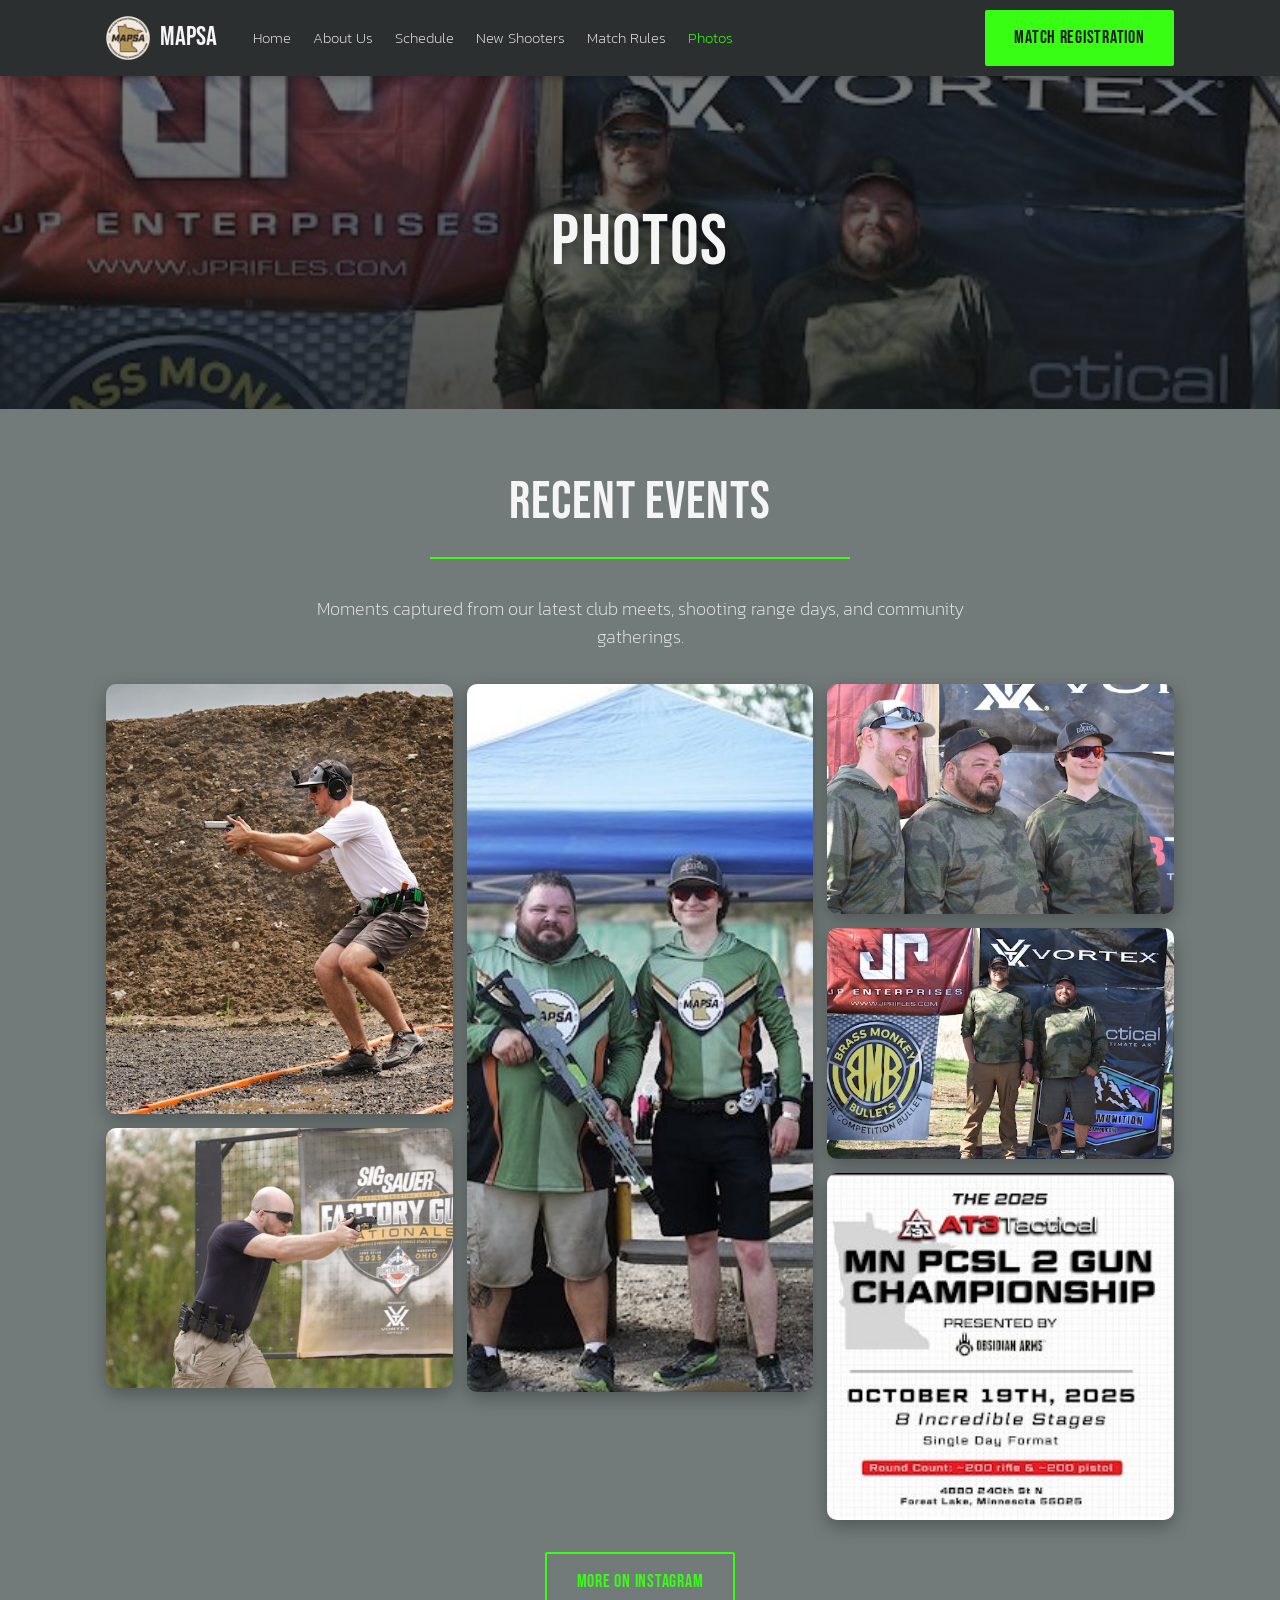
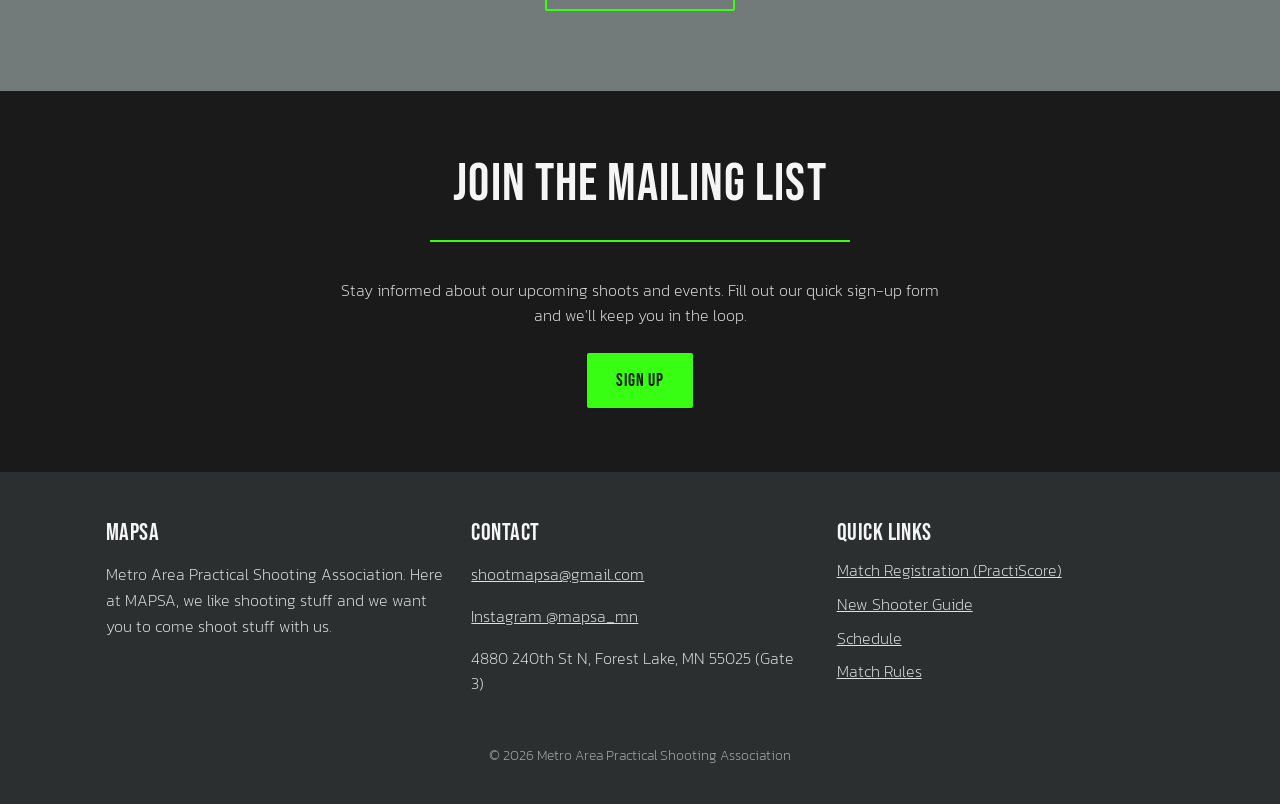
<file: photos/index.html>
<!DOCTYPE html>
<html lang="en">
<head>
<meta charset="utf-8">
<meta name="viewport" content="width=device-width, initial-scale=1">
<title>Photos | MAPSA Practical Shooting Matches</title>
<meta name="description" content="Photos from MAPSA USPSA and PCSL 2-Gun matches and range days in Forest Lake, MN.">
<link rel="canonical" href="https://shootmapsa.com/photos/">
<meta name="theme-color" content="#2b2f2f">
<meta property="og:type" content="website">
<meta property="og:site_name" content="MAPSA">
<meta property="og:title" content="Photos | MAPSA Practical Shooting Matches">
<meta property="og:description" content="Photos from MAPSA USPSA and PCSL 2-Gun matches and range days in Forest Lake, MN.">
<meta property="og:url" content="https://shootmapsa.com/photos/">
<meta property="og:image" content="https://shootmapsa.com/images/photo-2.jpg">
<meta name="twitter:card" content="summary_large_image">
<link rel="icon" href="/images/favicon.png">
<link rel="apple-touch-icon" href="/images/favicon.png">
<link rel="preconnect" href="https://fonts.googleapis.com">
<link rel="preconnect" href="https://fonts.gstatic.com" crossorigin>
<link href="https://fonts.googleapis.com/css2?family=Bebas+Neue&family=Kanit:wght@200;400&display=swap" rel="stylesheet">
<link rel="stylesheet" href="/css/style.css?v=202611261510">

</head>
<body>
<a class="skip" href="#main">Skip to content</a>
<header class="site-header">
  <div class="wrap">
    <a class="brand" href="/"><img src="/images/mapsa-logo.png" alt="MAPSA logo" width="44" height="44"><span>MAPSA</span></a>
    <button class="menu-toggle" aria-label="Menu" aria-expanded="false">&#9776;</button>
    <nav class="nav" aria-label="Main">
      <a href="/">Home</a>
      <a href="/about-us/">About Us</a>
      <a href="/schedule/">Schedule</a>
      <a href="/new-shooters/">New Shooters</a>
      <a href="/match-rules/">Match Rules</a>
      <a href="/photos/">Photos</a>
      <a class="btn mobile-only" data-register href="https://practiscore.com/clubs/mapsa_at_flsc" target="_blank" rel="noopener">Match Registration</a>
    </nav>
    <a class="btn header-cta" data-register href="https://practiscore.com/clubs/mapsa_at_flsc" target="_blank" rel="noopener">Match Registration</a>
  </div>
</header>
<div class="page-hero" style="--hero:url(/images/photo-2.jpg);--pos:50% 17%"><h1>Photos</h1></div>
<main id="main">

<section>
  <div class="wrap">
    <h2>Recent Events</h2>
    <hr class="rule">
    <p class="lead">Moments captured from our latest club meets, shooting range days, and community gatherings.</p>
    <div class="gallery">
      <img src="/images/photo-4.jpg" alt="Competitor running a pistol stage at a MAPSA match" loading="lazy">
      <img src="/images/photo-1.jpg" alt="Shooter engaging targets at a USPSA stage" loading="lazy">
      <img src="/images/photo-5.jpg" alt="MAPSA 2-Gun competitors at the range" loading="lazy">
      <img src="/images/photo-3.jpg" alt="MAPSA leadership at a match" loading="lazy">
      <img src="/images/photo-2.jpg" alt="MAPSA members with match sponsors" loading="lazy">
      <img src="/images/pcsl-2gun-2025.jpg" alt="2025 MN PCSL 2-Gun Championship flyer" loading="lazy">
    </div>
    <p class="center" style="margin-top:32px"><a class="btn btn-outline" href="https://www.instagram.com/mapsa_mn" target="_blank" rel="noopener">More on Instagram</a></p>
  </div>
</section>
</main>
<section class="signup">
  <div class="wrap">
    <h2>Join the Mailing List</h2>
    <hr class="rule">
    <p>Stay informed about our upcoming shoots and events. Fill out our quick sign-up form and we'll keep you in the loop.</p>
    <a class="btn" data-signup href="https://forms.gle/i1g2Vddg6NpA3Acd6" target="_blank" rel="noopener">Sign Up</a>
  </div>
</section>
<footer class="site-footer">
  <div class="wrap">
    <div class="cols">
      <div>
        <h3>MAPSA</h3>
        <p>Metro Area Practical Shooting Association. Here at MAPSA, we like shooting stuff and we want you to come shoot stuff with us.</p>
      </div>
      <div>
        <h3>Contact</h3>
        <p><a href="mailto:shootmapsa@gmail.com">shootmapsa@gmail.com</a></p>
        <p><a href="https://www.instagram.com/mapsa_mn" target="_blank" rel="noopener">Instagram @mapsa_mn</a></p>
        <p>4880 240th St N, Forest Lake, MN 55025 (Gate 3)</p>
      </div>
      <div>
        <h3>Quick Links</h3>
        <ul class="link-list">
          <li><a data-register href="https://practiscore.com/clubs/mapsa_at_flsc" target="_blank" rel="noopener">Match Registration (PractiScore)</a></li>
          <li><a href="/new-shooters/">New Shooter Guide</a></li>
          <li><a href="/schedule/">Schedule</a></li>
          <li><a href="/match-rules/">Match Rules</a></li>
        </ul>
      </div>
    </div>
    <p class="copy">&copy; <span data-year>2026</span> Metro Area Practical Shooting Association</p>
  </div>
</footer>
<div class="lightbox"><img alt=""></div>
<script src="/js/site.js?v=202611261510"></script>
</body>
</html>
</file>
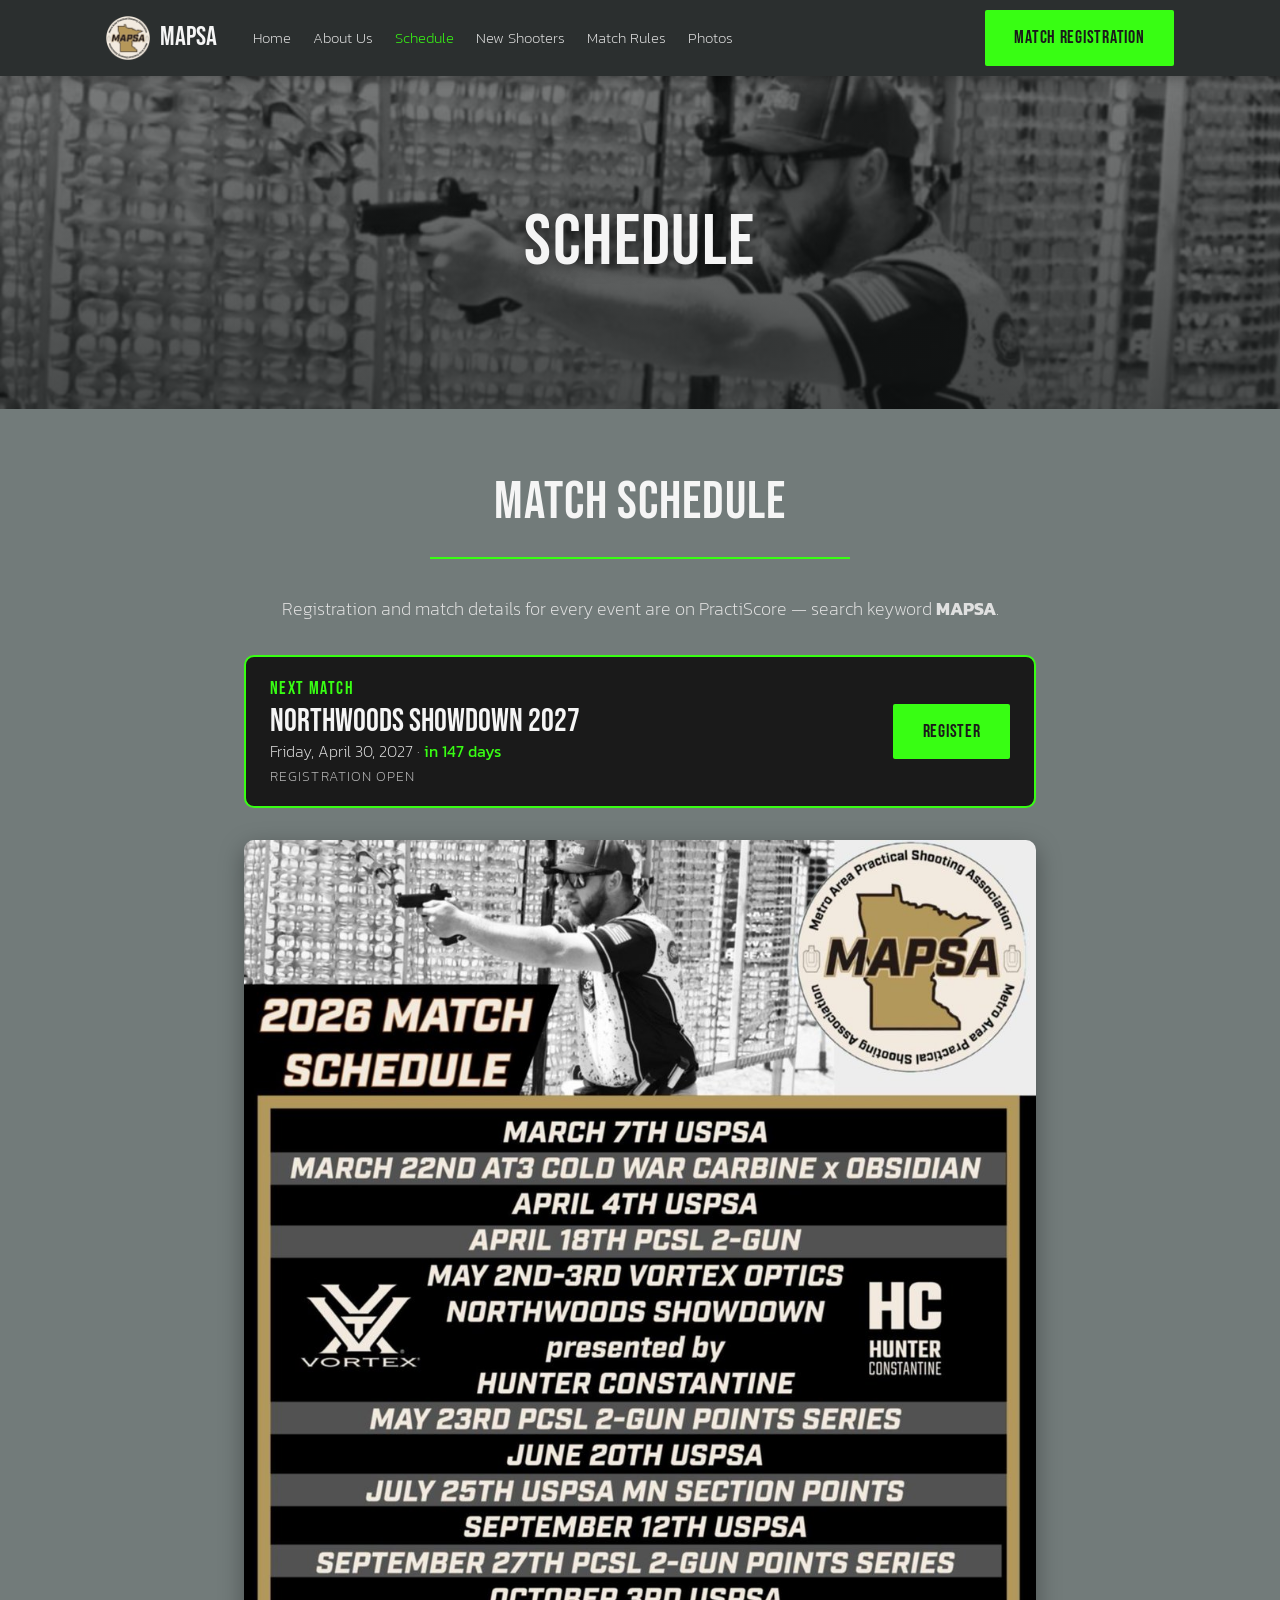
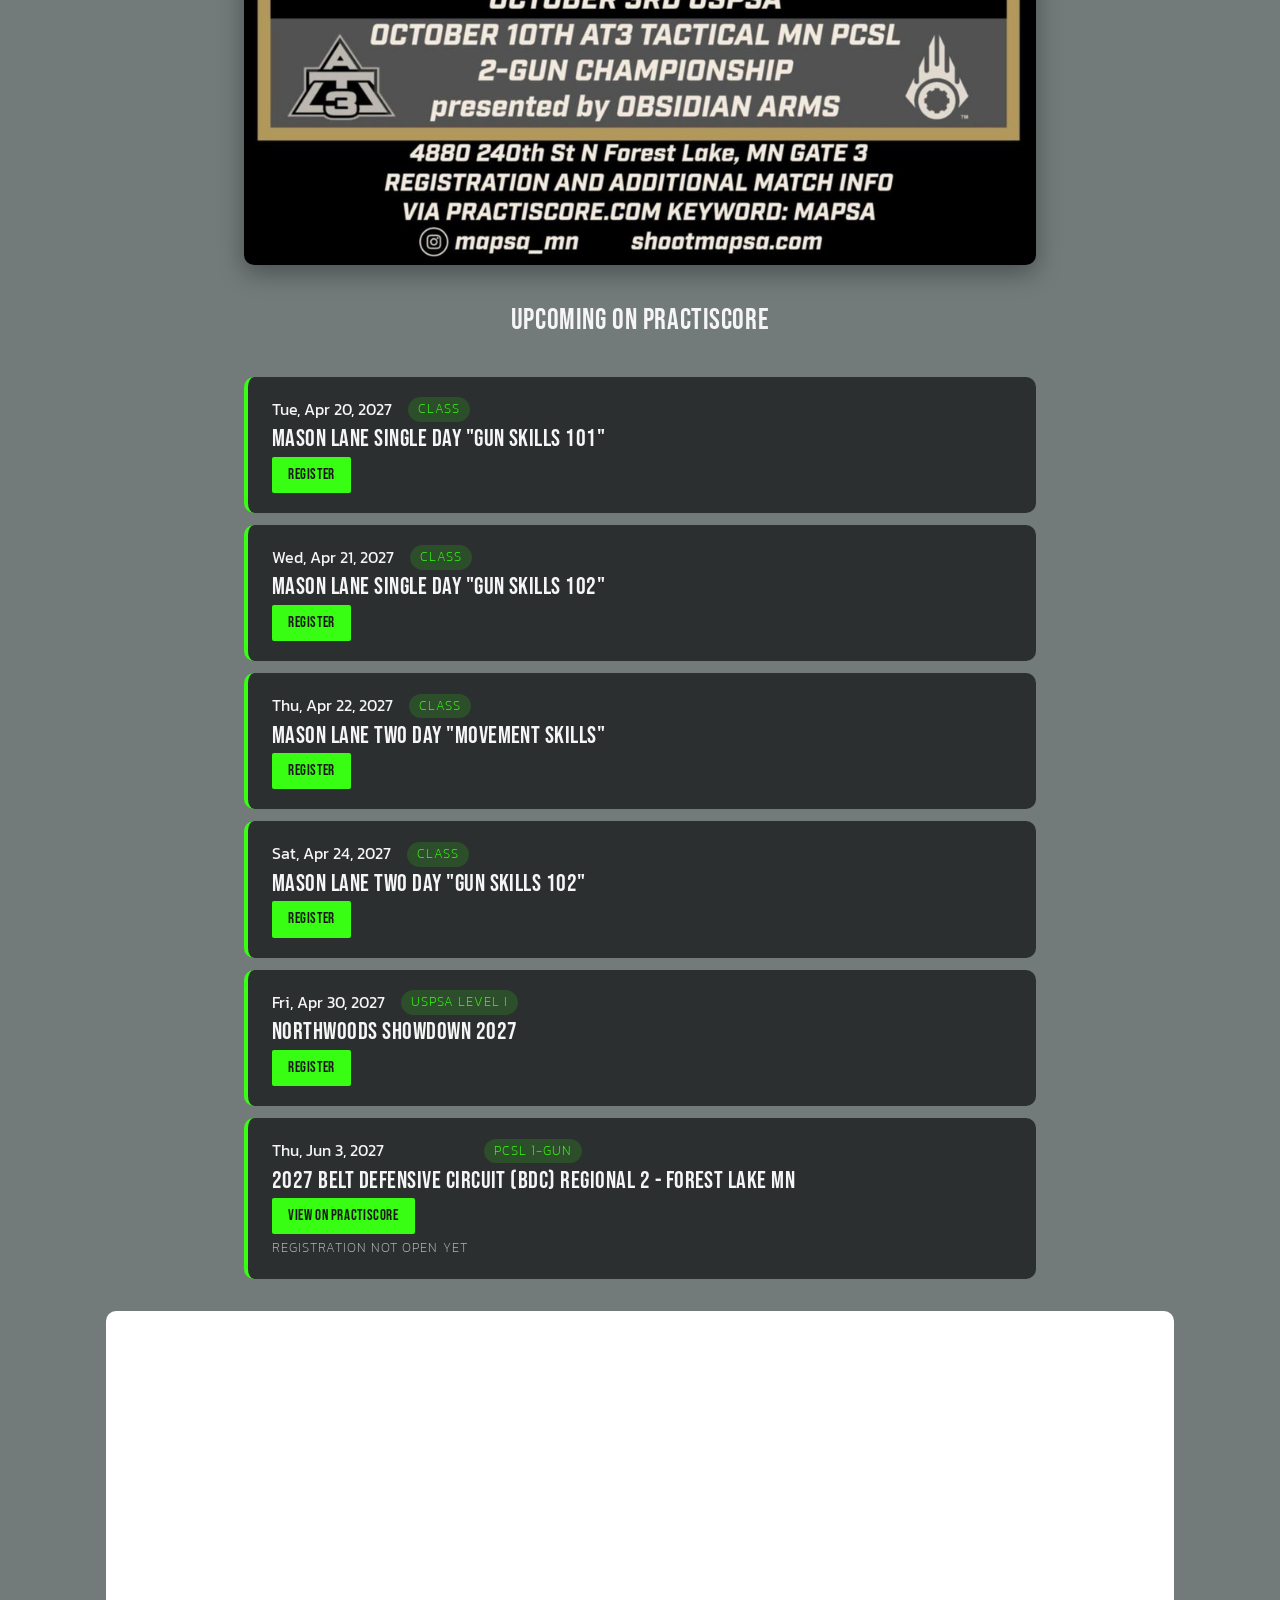
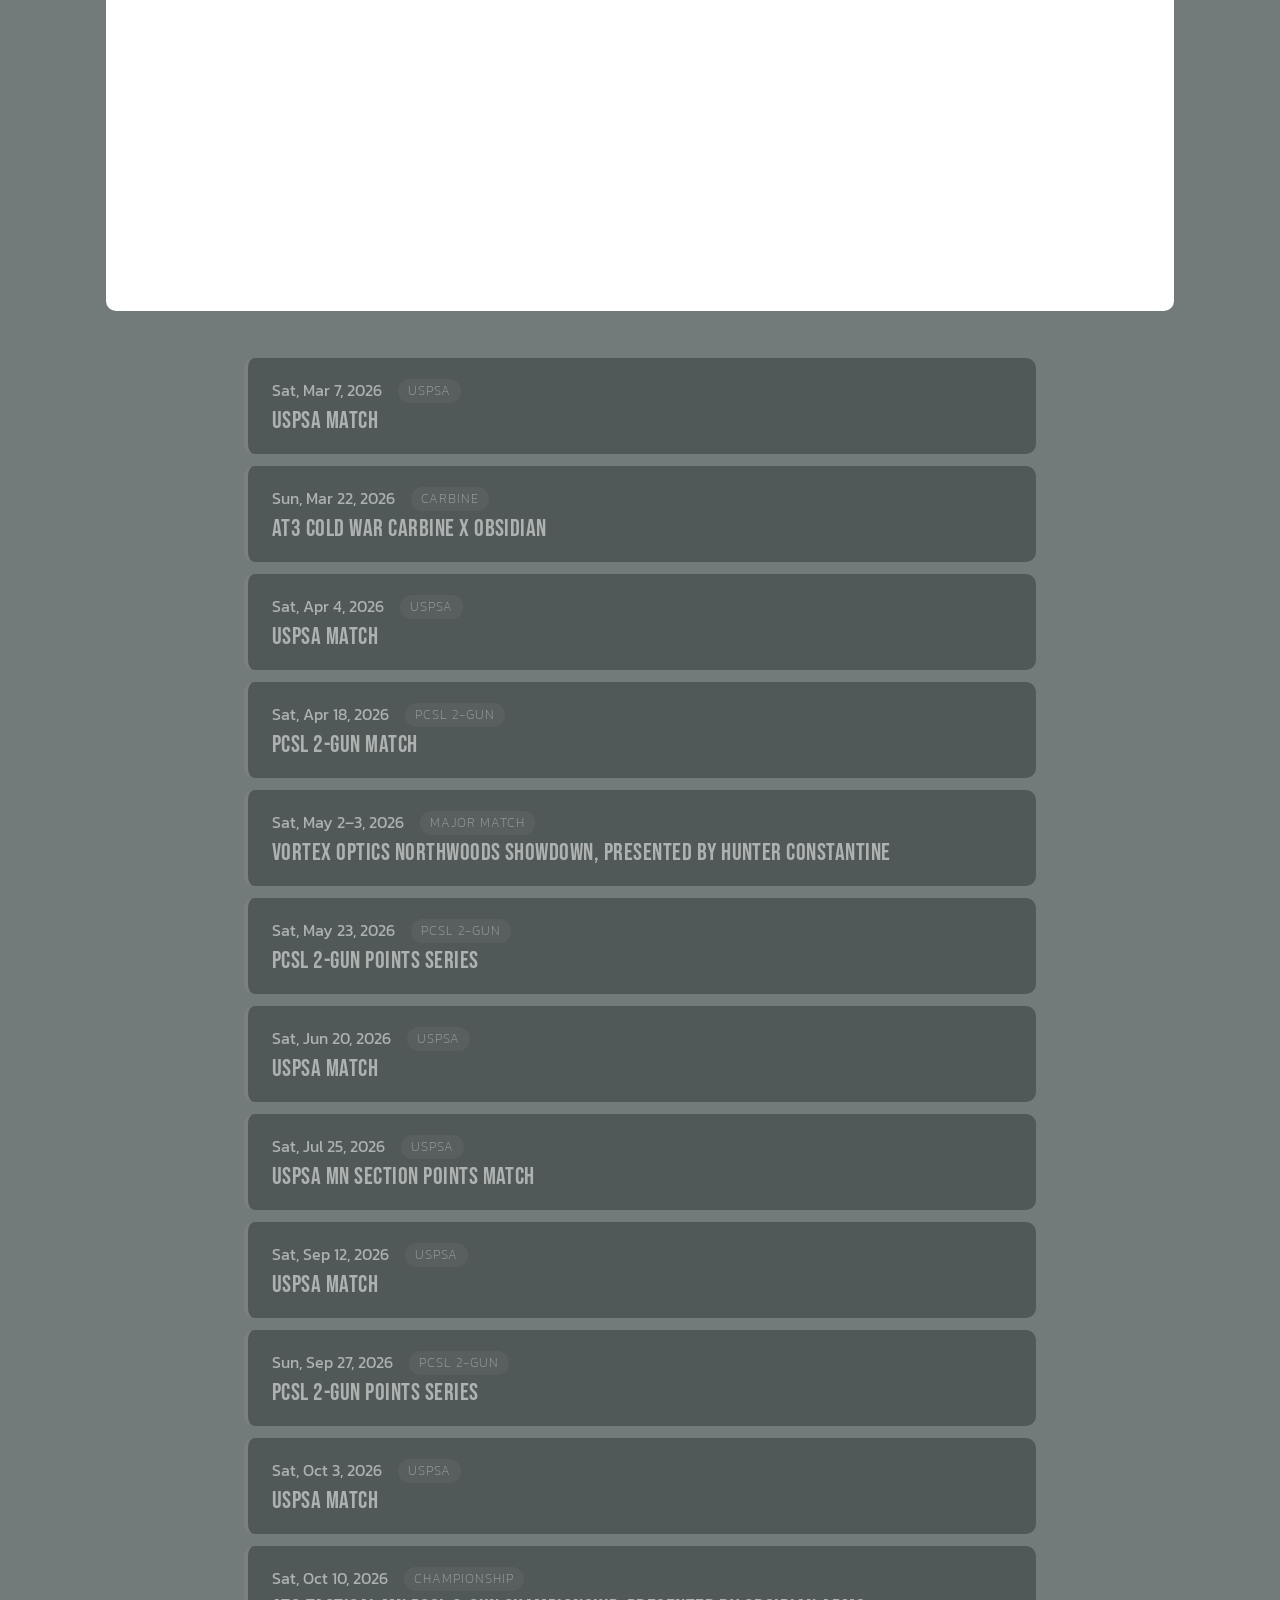
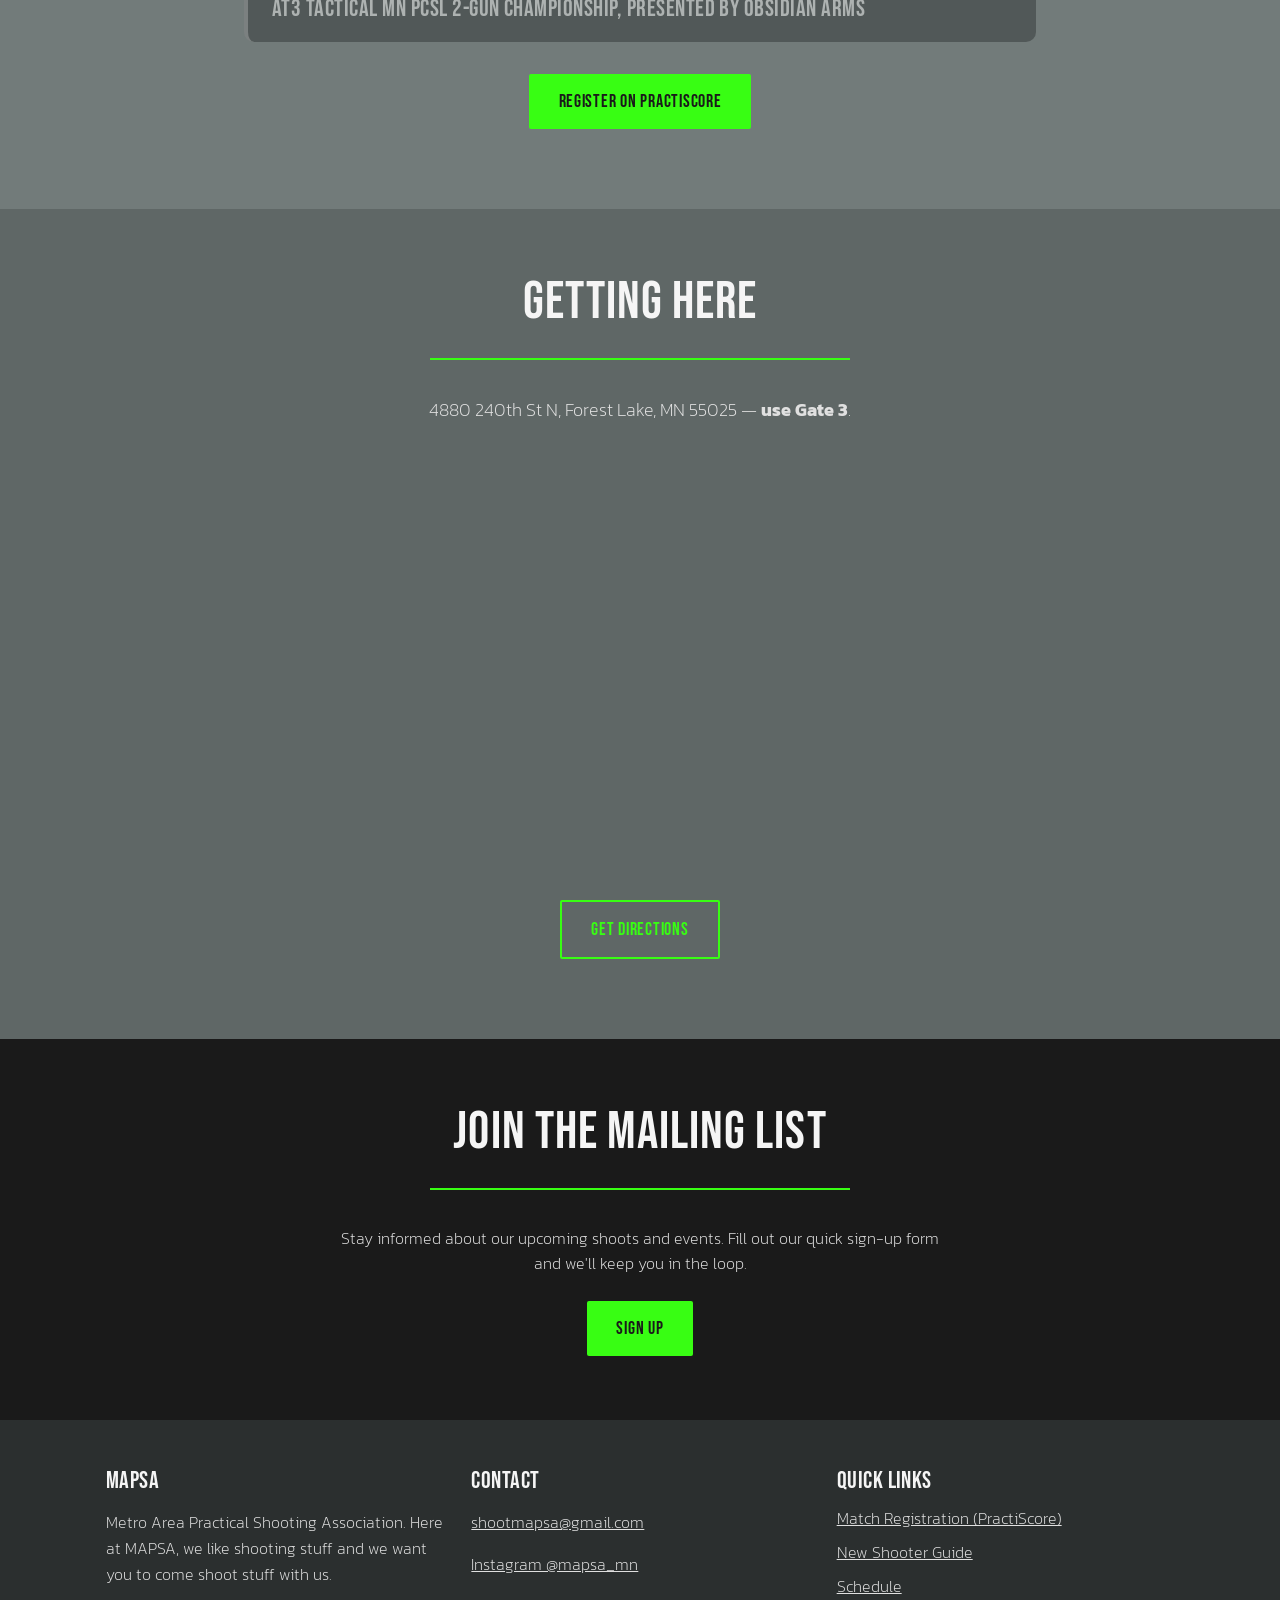
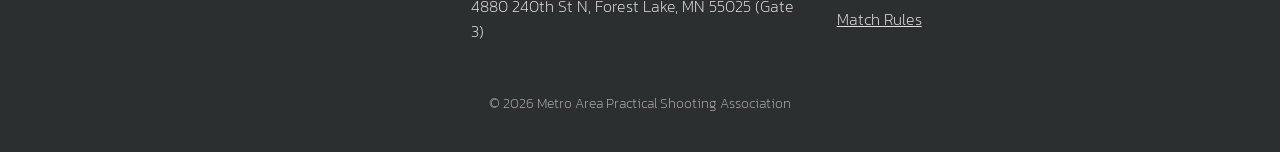
<file: schedule/index.html>
<!DOCTYPE html>
<html lang="en">
<head>
<meta charset="utf-8">
<meta name="viewport" content="width=device-width, initial-scale=1">
<title>Match Schedule | MAPSA USPSA & PCSL 2-Gun, Forest Lake MN</title>
<meta name="description" content="MAPSA's USPSA and PCSL 2-Gun match schedule in Forest Lake, MN, including the Northwoods Showdown and the MN PCSL 2-Gun Championship. Register on PractiScore.">
<link rel="canonical" href="https://shootmapsa.com/schedule/">
<meta name="theme-color" content="#2b2f2f">
<meta property="og:type" content="website">
<meta property="og:site_name" content="MAPSA">
<meta property="og:title" content="Match Schedule | MAPSA USPSA & PCSL 2-Gun, Forest Lake MN">
<meta property="og:description" content="MAPSA's USPSA and PCSL 2-Gun match schedule in Forest Lake, MN, including the Northwoods Showdown and the MN PCSL 2-Gun Championship. Register on PractiScore.">
<meta property="og:url" content="https://shootmapsa.com/schedule/">
<meta property="og:image" content="https://shootmapsa.com/images/event.jpg">
<meta name="twitter:card" content="summary_large_image">
<link rel="icon" href="/images/favicon.png">
<link rel="apple-touch-icon" href="/images/favicon.png">
<link rel="preconnect" href="https://fonts.googleapis.com">
<link rel="preconnect" href="https://fonts.gstatic.com" crossorigin>
<link href="https://fonts.googleapis.com/css2?family=Bebas+Neue&family=Kanit:wght@200;400&display=swap" rel="stylesheet">
<link rel="stylesheet" href="/css/style.css?v=202611261510">
<script type="application/ld+json">{"@context": "https://schema.org", "@type": "SportsEvent", "name": "MAPSA USPSA Match", "startDate": "2026-03-07", "endDate": "2026-03-07", "eventStatus": "https://schema.org/EventScheduled", "eventAttendanceMode": "https://schema.org/OfflineEventAttendanceMode", "location": {"@type": "Place", "name": "MAPSA Range (Gate 3)", "address": {"@type": "PostalAddress", "streetAddress": "4880 240th St N", "addressLocality": "Forest Lake", "addressRegion": "MN", "postalCode": "55025", "addressCountry": "US"}}, "image": ["https://shootmapsa.com/images/event.jpg"], "description": "USPSA practical shooting match hosted by MAPSA in Forest Lake, MN. Register on PractiScore.", "organizer": {"@type": "Organization", "name": "MAPSA", "url": "https://shootmapsa.com/"}, "offers": {"@type": "Offer", "url": "https://practiscore.com/clubs/mapsa_at_flsc", "availability": "https://schema.org/InStock", "validFrom": "2026-01-01"}, "sport": "Practical shooting"}</script>
<script type="application/ld+json">{"@context": "https://schema.org", "@type": "SportsEvent", "name": "MAPSA AT3 Cold War Carbine x Obsidian", "startDate": "2026-03-22", "endDate": "2026-03-22", "eventStatus": "https://schema.org/EventScheduled", "eventAttendanceMode": "https://schema.org/OfflineEventAttendanceMode", "location": {"@type": "Place", "name": "MAPSA Range (Gate 3)", "address": {"@type": "PostalAddress", "streetAddress": "4880 240th St N", "addressLocality": "Forest Lake", "addressRegion": "MN", "postalCode": "55025", "addressCountry": "US"}}, "image": ["https://shootmapsa.com/images/event.jpg"], "description": "Carbine practical shooting match hosted by MAPSA in Forest Lake, MN. Register on PractiScore.", "organizer": {"@type": "Organization", "name": "MAPSA", "url": "https://shootmapsa.com/"}, "offers": {"@type": "Offer", "url": "https://practiscore.com/clubs/mapsa_at_flsc", "availability": "https://schema.org/InStock", "validFrom": "2026-01-01"}, "sport": "Practical shooting"}</script>
<script type="application/ld+json">{"@context": "https://schema.org", "@type": "SportsEvent", "name": "MAPSA USPSA Match", "startDate": "2026-04-04", "endDate": "2026-04-04", "eventStatus": "https://schema.org/EventScheduled", "eventAttendanceMode": "https://schema.org/OfflineEventAttendanceMode", "location": {"@type": "Place", "name": "MAPSA Range (Gate 3)", "address": {"@type": "PostalAddress", "streetAddress": "4880 240th St N", "addressLocality": "Forest Lake", "addressRegion": "MN", "postalCode": "55025", "addressCountry": "US"}}, "image": ["https://shootmapsa.com/images/event.jpg"], "description": "USPSA practical shooting match hosted by MAPSA in Forest Lake, MN. Register on PractiScore.", "organizer": {"@type": "Organization", "name": "MAPSA", "url": "https://shootmapsa.com/"}, "offers": {"@type": "Offer", "url": "https://practiscore.com/clubs/mapsa_at_flsc", "availability": "https://schema.org/InStock", "validFrom": "2026-01-01"}, "sport": "Practical shooting"}</script>
<script type="application/ld+json">{"@context": "https://schema.org", "@type": "SportsEvent", "name": "MAPSA PCSL 2-Gun Match", "startDate": "2026-04-18", "endDate": "2026-04-18", "eventStatus": "https://schema.org/EventScheduled", "eventAttendanceMode": "https://schema.org/OfflineEventAttendanceMode", "location": {"@type": "Place", "name": "MAPSA Range (Gate 3)", "address": {"@type": "PostalAddress", "streetAddress": "4880 240th St N", "addressLocality": "Forest Lake", "addressRegion": "MN", "postalCode": "55025", "addressCountry": "US"}}, "image": ["https://shootmapsa.com/images/event.jpg"], "description": "PCSL 2-Gun practical shooting match hosted by MAPSA in Forest Lake, MN. Register on PractiScore.", "organizer": {"@type": "Organization", "name": "MAPSA", "url": "https://shootmapsa.com/"}, "offers": {"@type": "Offer", "url": "https://practiscore.com/clubs/mapsa_at_flsc", "availability": "https://schema.org/InStock", "validFrom": "2026-01-01"}, "sport": "Practical shooting"}</script>
<script type="application/ld+json">{"@context": "https://schema.org", "@type": "SportsEvent", "name": "MAPSA Vortex Optics Northwoods Showdown, presented by Hunter Constantine", "startDate": "2026-05-02", "endDate": "2026-05-03", "eventStatus": "https://schema.org/EventScheduled", "eventAttendanceMode": "https://schema.org/OfflineEventAttendanceMode", "location": {"@type": "Place", "name": "MAPSA Range (Gate 3)", "address": {"@type": "PostalAddress", "streetAddress": "4880 240th St N", "addressLocality": "Forest Lake", "addressRegion": "MN", "postalCode": "55025", "addressCountry": "US"}}, "image": ["https://shootmapsa.com/images/event.jpg"], "description": "Major match practical shooting match hosted by MAPSA in Forest Lake, MN. Register on PractiScore.", "organizer": {"@type": "Organization", "name": "MAPSA", "url": "https://shootmapsa.com/"}, "offers": {"@type": "Offer", "url": "https://practiscore.com/clubs/mapsa_at_flsc", "availability": "https://schema.org/InStock", "validFrom": "2026-01-01"}, "sport": "Practical shooting"}</script>
<script type="application/ld+json">{"@context": "https://schema.org", "@type": "SportsEvent", "name": "MAPSA PCSL 2-Gun Points Series", "startDate": "2026-05-23", "endDate": "2026-05-23", "eventStatus": "https://schema.org/EventScheduled", "eventAttendanceMode": "https://schema.org/OfflineEventAttendanceMode", "location": {"@type": "Place", "name": "MAPSA Range (Gate 3)", "address": {"@type": "PostalAddress", "streetAddress": "4880 240th St N", "addressLocality": "Forest Lake", "addressRegion": "MN", "postalCode": "55025", "addressCountry": "US"}}, "image": ["https://shootmapsa.com/images/event.jpg"], "description": "PCSL 2-Gun practical shooting match hosted by MAPSA in Forest Lake, MN. Register on PractiScore.", "organizer": {"@type": "Organization", "name": "MAPSA", "url": "https://shootmapsa.com/"}, "offers": {"@type": "Offer", "url": "https://practiscore.com/clubs/mapsa_at_flsc", "availability": "https://schema.org/InStock", "validFrom": "2026-01-01"}, "sport": "Practical shooting"}</script>
<script type="application/ld+json">{"@context": "https://schema.org", "@type": "SportsEvent", "name": "MAPSA USPSA Match", "startDate": "2026-06-20", "endDate": "2026-06-20", "eventStatus": "https://schema.org/EventScheduled", "eventAttendanceMode": "https://schema.org/OfflineEventAttendanceMode", "location": {"@type": "Place", "name": "MAPSA Range (Gate 3)", "address": {"@type": "PostalAddress", "streetAddress": "4880 240th St N", "addressLocality": "Forest Lake", "addressRegion": "MN", "postalCode": "55025", "addressCountry": "US"}}, "image": ["https://shootmapsa.com/images/event.jpg"], "description": "USPSA practical shooting match hosted by MAPSA in Forest Lake, MN. Register on PractiScore.", "organizer": {"@type": "Organization", "name": "MAPSA", "url": "https://shootmapsa.com/"}, "offers": {"@type": "Offer", "url": "https://practiscore.com/clubs/mapsa_at_flsc", "availability": "https://schema.org/InStock", "validFrom": "2026-01-01"}, "sport": "Practical shooting"}</script>
<script type="application/ld+json">{"@context": "https://schema.org", "@type": "SportsEvent", "name": "MAPSA USPSA MN Section Points Match", "startDate": "2026-07-25", "endDate": "2026-07-25", "eventStatus": "https://schema.org/EventScheduled", "eventAttendanceMode": "https://schema.org/OfflineEventAttendanceMode", "location": {"@type": "Place", "name": "MAPSA Range (Gate 3)", "address": {"@type": "PostalAddress", "streetAddress": "4880 240th St N", "addressLocality": "Forest Lake", "addressRegion": "MN", "postalCode": "55025", "addressCountry": "US"}}, "image": ["https://shootmapsa.com/images/event.jpg"], "description": "USPSA practical shooting match hosted by MAPSA in Forest Lake, MN. Register on PractiScore.", "organizer": {"@type": "Organization", "name": "MAPSA", "url": "https://shootmapsa.com/"}, "offers": {"@type": "Offer", "url": "https://practiscore.com/clubs/mapsa_at_flsc", "availability": "https://schema.org/InStock", "validFrom": "2026-01-01"}, "sport": "Practical shooting"}</script>
<script type="application/ld+json">{"@context": "https://schema.org", "@type": "SportsEvent", "name": "MAPSA USPSA Match", "startDate": "2026-09-12", "endDate": "2026-09-12", "eventStatus": "https://schema.org/EventScheduled", "eventAttendanceMode": "https://schema.org/OfflineEventAttendanceMode", "location": {"@type": "Place", "name": "MAPSA Range (Gate 3)", "address": {"@type": "PostalAddress", "streetAddress": "4880 240th St N", "addressLocality": "Forest Lake", "addressRegion": "MN", "postalCode": "55025", "addressCountry": "US"}}, "image": ["https://shootmapsa.com/images/event.jpg"], "description": "USPSA practical shooting match hosted by MAPSA in Forest Lake, MN. Register on PractiScore.", "organizer": {"@type": "Organization", "name": "MAPSA", "url": "https://shootmapsa.com/"}, "offers": {"@type": "Offer", "url": "https://practiscore.com/clubs/mapsa_at_flsc", "availability": "https://schema.org/InStock", "validFrom": "2026-01-01"}, "sport": "Practical shooting"}</script>
<script type="application/ld+json">{"@context": "https://schema.org", "@type": "SportsEvent", "name": "MAPSA PCSL 2-Gun Points Series", "startDate": "2026-09-27", "endDate": "2026-09-27", "eventStatus": "https://schema.org/EventScheduled", "eventAttendanceMode": "https://schema.org/OfflineEventAttendanceMode", "location": {"@type": "Place", "name": "MAPSA Range (Gate 3)", "address": {"@type": "PostalAddress", "streetAddress": "4880 240th St N", "addressLocality": "Forest Lake", "addressRegion": "MN", "postalCode": "55025", "addressCountry": "US"}}, "image": ["https://shootmapsa.com/images/event.jpg"], "description": "PCSL 2-Gun practical shooting match hosted by MAPSA in Forest Lake, MN. Register on PractiScore.", "organizer": {"@type": "Organization", "name": "MAPSA", "url": "https://shootmapsa.com/"}, "offers": {"@type": "Offer", "url": "https://practiscore.com/clubs/mapsa_at_flsc", "availability": "https://schema.org/InStock", "validFrom": "2026-01-01"}, "sport": "Practical shooting"}</script>
<script type="application/ld+json">{"@context": "https://schema.org", "@type": "SportsEvent", "name": "MAPSA USPSA Match", "startDate": "2026-10-03", "endDate": "2026-10-03", "eventStatus": "https://schema.org/EventScheduled", "eventAttendanceMode": "https://schema.org/OfflineEventAttendanceMode", "location": {"@type": "Place", "name": "MAPSA Range (Gate 3)", "address": {"@type": "PostalAddress", "streetAddress": "4880 240th St N", "addressLocality": "Forest Lake", "addressRegion": "MN", "postalCode": "55025", "addressCountry": "US"}}, "image": ["https://shootmapsa.com/images/event.jpg"], "description": "USPSA practical shooting match hosted by MAPSA in Forest Lake, MN. Register on PractiScore.", "organizer": {"@type": "Organization", "name": "MAPSA", "url": "https://shootmapsa.com/"}, "offers": {"@type": "Offer", "url": "https://practiscore.com/clubs/mapsa_at_flsc", "availability": "https://schema.org/InStock", "validFrom": "2026-01-01"}, "sport": "Practical shooting"}</script>
<script type="application/ld+json">{"@context": "https://schema.org", "@type": "SportsEvent", "name": "MAPSA AT3 Tactical MN PCSL 2-Gun Championship, presented by Obsidian Arms", "startDate": "2026-10-10", "endDate": "2026-10-10", "eventStatus": "https://schema.org/EventScheduled", "eventAttendanceMode": "https://schema.org/OfflineEventAttendanceMode", "location": {"@type": "Place", "name": "MAPSA Range (Gate 3)", "address": {"@type": "PostalAddress", "streetAddress": "4880 240th St N", "addressLocality": "Forest Lake", "addressRegion": "MN", "postalCode": "55025", "addressCountry": "US"}}, "image": ["https://shootmapsa.com/images/event.jpg"], "description": "Championship practical shooting match hosted by MAPSA in Forest Lake, MN. Register on PractiScore.", "organizer": {"@type": "Organization", "name": "MAPSA", "url": "https://shootmapsa.com/"}, "offers": {"@type": "Offer", "url": "https://practiscore.com/clubs/mapsa_at_flsc", "availability": "https://schema.org/InStock", "validFrom": "2026-01-01"}, "sport": "Practical shooting"}</script>
<script type="application/ld+json">{"@context": "https://schema.org", "@type": "SportsEvent", "name": "Northwoods Showdown 2027", "startDate": "2027-04-30", "endDate": "2027-04-30", "eventStatus": "https://schema.org/EventScheduled", "eventAttendanceMode": "https://schema.org/OfflineEventAttendanceMode", "location": {"@type": "Place", "name": "MAPSA Range (Gate 3)", "address": {"@type": "PostalAddress", "streetAddress": "4880 240th St N", "addressLocality": "Forest Lake", "addressRegion": "MN", "postalCode": "55025", "addressCountry": "US"}}, "image": ["https://shootmapsa.com/images/og-image.jpg"], "description": "USPSA level I match hosted by MAPSA in Forest Lake, MN. Register on PractiScore.", "organizer": {"@type": "Organization", "name": "MAPSA", "url": "https://shootmapsa.com/"}, "offers": {"@type": "Offer", "url": "https://practiscore.com/northwoods-showdown-2027/register", "availability": "https://schema.org/InStock"}, "sport": "Practical shooting"}</script>
<script type="application/ld+json">{"@context": "https://schema.org", "@type": "SportsEvent", "name": "2027 BELT Defensive Circuit (BDC) REGIONAL 2 - Forest Lake MN", "startDate": "2027-06-03", "endDate": "2027-06-03", "eventStatus": "https://schema.org/EventScheduled", "eventAttendanceMode": "https://schema.org/OfflineEventAttendanceMode", "location": {"@type": "Place", "name": "MAPSA Range (Gate 3)", "address": {"@type": "PostalAddress", "streetAddress": "4880 240th St N", "addressLocality": "Forest Lake", "addressRegion": "MN", "postalCode": "55025", "addressCountry": "US"}}, "image": ["https://shootmapsa.com/images/og-image.jpg"], "description": "PCSL 1-GUN match hosted by MAPSA in Forest Lake, MN. Register on PractiScore.", "organizer": {"@type": "Organization", "name": "MAPSA", "url": "https://shootmapsa.com/"}, "offers": {"@type": "Offer", "url": "https://practiscore.com/2027-belt-defensive-circuit-bdc-regional-2-forest-lake-mn/register", "availability": "https://schema.org/InStock"}, "sport": "Practical shooting"}</script>
</head>
<body>
<a class="skip" href="#main">Skip to content</a>
<header class="site-header">
  <div class="wrap">
    <a class="brand" href="/"><img src="/images/mapsa-logo.png" alt="MAPSA logo" width="44" height="44"><span>MAPSA</span></a>
    <button class="menu-toggle" aria-label="Menu" aria-expanded="false">&#9776;</button>
    <nav class="nav" aria-label="Main">
      <a href="/">Home</a>
      <a href="/about-us/">About Us</a>
      <a href="/schedule/">Schedule</a>
      <a href="/new-shooters/">New Shooters</a>
      <a href="/match-rules/">Match Rules</a>
      <a href="/photos/">Photos</a>
      <a class="btn mobile-only" data-register href="https://practiscore.com/clubs/mapsa_at_flsc" target="_blank" rel="noopener">Match Registration</a>
    </nav>
    <a class="btn header-cta" data-register href="https://practiscore.com/clubs/mapsa_at_flsc" target="_blank" rel="noopener">Match Registration</a>
  </div>
</header>
<div class="page-hero" style="--hero:url(/images/hero-shooter.jpg);--pos:62% 30%"><h1>Schedule</h1></div>
<main id="main">

<section>
  <div class="wrap">
    <h2>Match Schedule</h2>
    <hr class="rule">
    <p class="lead">Registration and match details for every event are on PractiScore &mdash; search keyword <strong>MAPSA</strong>.</p>
    <div class="next-match" id="next-match" hidden></div>
    <img class="feature-img" src="/images/event.jpg" alt="MAPSA 2026 match schedule flyer" width="1000" height="1294">
    <div class="ps-wrap"><h3 class="sub">Upcoming on PractiScore</h3>
    <ol class="events ps-events">
      <li class="event" data-end="2027-04-20"><time datetime="2027-04-20">Tue, Apr 20, 2027</time><span class="tag">Class</span><h3>Mason Lane Single day &quot;Gun Skills 101&quot;</h3><a class="btn" href="https://practiscore.com/events/mason-lane-single-day-gun-skills-102/participants/create" target="_blank" rel="noopener">Register</a></li>
      <li class="event" data-end="2027-04-21"><time datetime="2027-04-21">Wed, Apr 21, 2027</time><span class="tag">Class</span><h3>Mason Lane Single day &quot;Gun Skills 102&quot;</h3><a class="btn" href="https://practiscore.com/events/mason-lane-single-day-gun-skills-102-1/participants/create" target="_blank" rel="noopener">Register</a></li>
      <li class="event" data-end="2027-04-22"><time datetime="2027-04-22">Thu, Apr 22, 2027</time><span class="tag">Class</span><h3>Mason Lane two day &quot;Movement skills&quot;</h3><a class="btn" href="https://practiscore.com/events/mason-lane-two-day-movement-skills/participants/create" target="_blank" rel="noopener">Register</a></li>
      <li class="event" data-end="2027-04-24"><time datetime="2027-04-24">Sat, Apr 24, 2027</time><span class="tag">Class</span><h3>Mason Lane two day &quot;Gun Skills 102&quot;</h3><a class="btn" href="https://practiscore.com/events/mason-lane-two-day-gun-skills-102/participants/create" target="_blank" rel="noopener">Register</a></li>
      <li class="event" data-end="2027-04-30"><time datetime="2027-04-30">Fri, Apr 30, 2027</time><span class="tag">USPSA level I</span><h3>Northwoods Showdown 2027</h3><a class="btn" href="https://practiscore.com/northwoods-showdown-2027/register" target="_blank" rel="noopener">Register</a></li>
      <li class="event" data-end="2027-06-03"><time datetime="2027-06-03">Thu, Jun 3, 2027</time><span class="tag">PCSL 1-GUN</span><h3>2027 BELT Defensive Circuit (BDC) REGIONAL 2 - Forest Lake MN</h3><a class="btn" href="https://practiscore.com/2027-belt-defensive-circuit-bdc-regional-2-forest-lake-mn/register" target="_blank" rel="noopener">View on PractiScore</a><span class=status>Registration not open yet</span></li>
    </ol></div>
    <iframe class="cal" src="https://calendar.google.com/calendar/embed?height=600&wkst=1&ctz=America%2FChicago&src=Mjg5Mzg4ZDgyNzBmNzRlY2E5NmVjNjM0ZDMzMmM3YTg1YmVhZTZiODMyZWUwNjA1ZmE2ODJlNTAxZmNlN2YzMUBncm91cC5jYWxlbmRhci5nb29nbGUuY29t&src=ZW4udXNhI2hvbGlkYXlAZ3JvdXAudi5jYWxlbmRhci5nb29nbGUuY29t&color=%23b39ddb&color=%230b8043" title="MAPSA events calendar" loading="lazy"></iframe>
    <ol class="events">
      <li class="event" data-end="2026-03-07"><time datetime="2026-03-07">Sat, Mar 7, 2026</time><span class="tag">USPSA</span><h3>USPSA Match</h3></li>
      <li class="event" data-end="2026-03-22"><time datetime="2026-03-22">Sun, Mar 22, 2026</time><span class="tag">Carbine</span><h3>AT3 Cold War Carbine x Obsidian</h3></li>
      <li class="event" data-end="2026-04-04"><time datetime="2026-04-04">Sat, Apr 4, 2026</time><span class="tag">USPSA</span><h3>USPSA Match</h3></li>
      <li class="event" data-end="2026-04-18"><time datetime="2026-04-18">Sat, Apr 18, 2026</time><span class="tag">PCSL 2-Gun</span><h3>PCSL 2-Gun Match</h3></li>
      <li class="event" data-end="2026-05-03"><time datetime="2026-05-02">Sat, May 2&ndash;3, 2026</time><span class="tag">Major match</span><h3>Vortex Optics Northwoods Showdown, presented by Hunter Constantine</h3></li>
      <li class="event" data-end="2026-05-23"><time datetime="2026-05-23">Sat, May 23, 2026</time><span class="tag">PCSL 2-Gun</span><h3>PCSL 2-Gun Points Series</h3></li>
      <li class="event" data-end="2026-06-20"><time datetime="2026-06-20">Sat, Jun 20, 2026</time><span class="tag">USPSA</span><h3>USPSA Match</h3></li>
      <li class="event" data-end="2026-07-25"><time datetime="2026-07-25">Sat, Jul 25, 2026</time><span class="tag">USPSA</span><h3>USPSA MN Section Points Match</h3></li>
      <li class="event" data-end="2026-09-12"><time datetime="2026-09-12">Sat, Sep 12, 2026</time><span class="tag">USPSA</span><h3>USPSA Match</h3></li>
      <li class="event" data-end="2026-09-27"><time datetime="2026-09-27">Sun, Sep 27, 2026</time><span class="tag">PCSL 2-Gun</span><h3>PCSL 2-Gun Points Series</h3></li>
      <li class="event" data-end="2026-10-03"><time datetime="2026-10-03">Sat, Oct 3, 2026</time><span class="tag">USPSA</span><h3>USPSA Match</h3></li>
      <li class="event" data-end="2026-10-10"><time datetime="2026-10-10">Sat, Oct 10, 2026</time><span class="tag">Championship</span><h3>AT3 Tactical MN PCSL 2-Gun Championship, presented by Obsidian Arms</h3></li>
    </ol>
    <p class="center"><a class="btn" data-register href="https://practiscore.com/clubs/mapsa_at_flsc" target="_blank" rel="noopener">Register on PractiScore</a></p>
  </div>
</section>
<section class="alt">
  <div class="wrap">
    <h2>Getting Here</h2>
    <hr class="rule">
    <p class="lead">4880 240th St N, Forest Lake, MN 55025 &mdash; <strong>use Gate 3</strong>.</p>
    <iframe class="map" src="https://www.google.com/maps?q=4880+240th+St+N,+Forest+Lake,+MN+55025&amp;output=embed" title="Map to the MAPSA range" loading="lazy" referrerpolicy="no-referrer-when-downgrade"></iframe>
    <p class="center"><a class="btn btn-outline" href="https://www.google.com/maps/dir/?api=1&amp;destination=4880+240th+St+N,+Forest+Lake,+MN+55025" target="_blank" rel="noopener">Get Directions</a></p>
  </div>
</section>
</main>
<section class="signup">
  <div class="wrap">
    <h2>Join the Mailing List</h2>
    <hr class="rule">
    <p>Stay informed about our upcoming shoots and events. Fill out our quick sign-up form and we'll keep you in the loop.</p>
    <a class="btn" data-signup href="https://forms.gle/i1g2Vddg6NpA3Acd6" target="_blank" rel="noopener">Sign Up</a>
  </div>
</section>
<footer class="site-footer">
  <div class="wrap">
    <div class="cols">
      <div>
        <h3>MAPSA</h3>
        <p>Metro Area Practical Shooting Association. Here at MAPSA, we like shooting stuff and we want you to come shoot stuff with us.</p>
      </div>
      <div>
        <h3>Contact</h3>
        <p><a href="mailto:shootmapsa@gmail.com">shootmapsa@gmail.com</a></p>
        <p><a href="https://www.instagram.com/mapsa_mn" target="_blank" rel="noopener">Instagram @mapsa_mn</a></p>
        <p>4880 240th St N, Forest Lake, MN 55025 (Gate 3)</p>
      </div>
      <div>
        <h3>Quick Links</h3>
        <ul class="link-list">
          <li><a data-register href="https://practiscore.com/clubs/mapsa_at_flsc" target="_blank" rel="noopener">Match Registration (PractiScore)</a></li>
          <li><a href="/new-shooters/">New Shooter Guide</a></li>
          <li><a href="/schedule/">Schedule</a></li>
          <li><a href="/match-rules/">Match Rules</a></li>
        </ul>
      </div>
    </div>
    <p class="copy">&copy; <span data-year>2026</span> Metro Area Practical Shooting Association</p>
  </div>
</footer>
<div class="lightbox"><img alt=""></div>
<script>window.MAPSA_EVENTS=[{"start": "2026-03-07", "end": "2026-03-07", "name": "USPSA Match"}, {"start": "2026-03-22", "end": "2026-03-22", "name": "AT3 Cold War Carbine x Obsidian"}, {"start": "2026-04-04", "end": "2026-04-04", "name": "USPSA Match"}, {"start": "2026-04-18", "end": "2026-04-18", "name": "PCSL 2-Gun Match"}, {"start": "2026-05-02", "end": "2026-05-03", "name": "Vortex Optics Northwoods Showdown, presented by Hunter Constantine"}, {"start": "2026-05-23", "end": "2026-05-23", "name": "PCSL 2-Gun Points Series"}, {"start": "2026-06-20", "end": "2026-06-20", "name": "USPSA Match"}, {"start": "2026-07-25", "end": "2026-07-25", "name": "USPSA MN Section Points Match"}, {"start": "2026-09-12", "end": "2026-09-12", "name": "USPSA Match"}, {"start": "2026-09-27", "end": "2026-09-27", "name": "PCSL 2-Gun Points Series"}, {"start": "2026-10-03", "end": "2026-10-03", "name": "USPSA Match"}, {"start": "2026-10-10", "end": "2026-10-10", "name": "AT3 Tactical MN PCSL 2-Gun Championship, presented by Obsidian Arms"}];window.MAPSA_PS=[{"name": "Northwoods Showdown 2027", "date": "2027-04-30", "url": "https://practiscore.com/northwoods-showdown-2027/register", "status": "open", "type": "USPSA level I"}, {"name": "2027 BELT Defensive Circuit (BDC) REGIONAL 2 - Forest Lake MN", "date": "2027-06-03", "url": "https://practiscore.com/2027-belt-defensive-circuit-bdc-regional-2-forest-lake-mn/register", "status": "opens\n                 in\n                4 days", "type": "PCSL 1-GUN"}];</script>
<script src="/js/site.js?v=202611261510"></script>
</body>
</html>
</file>
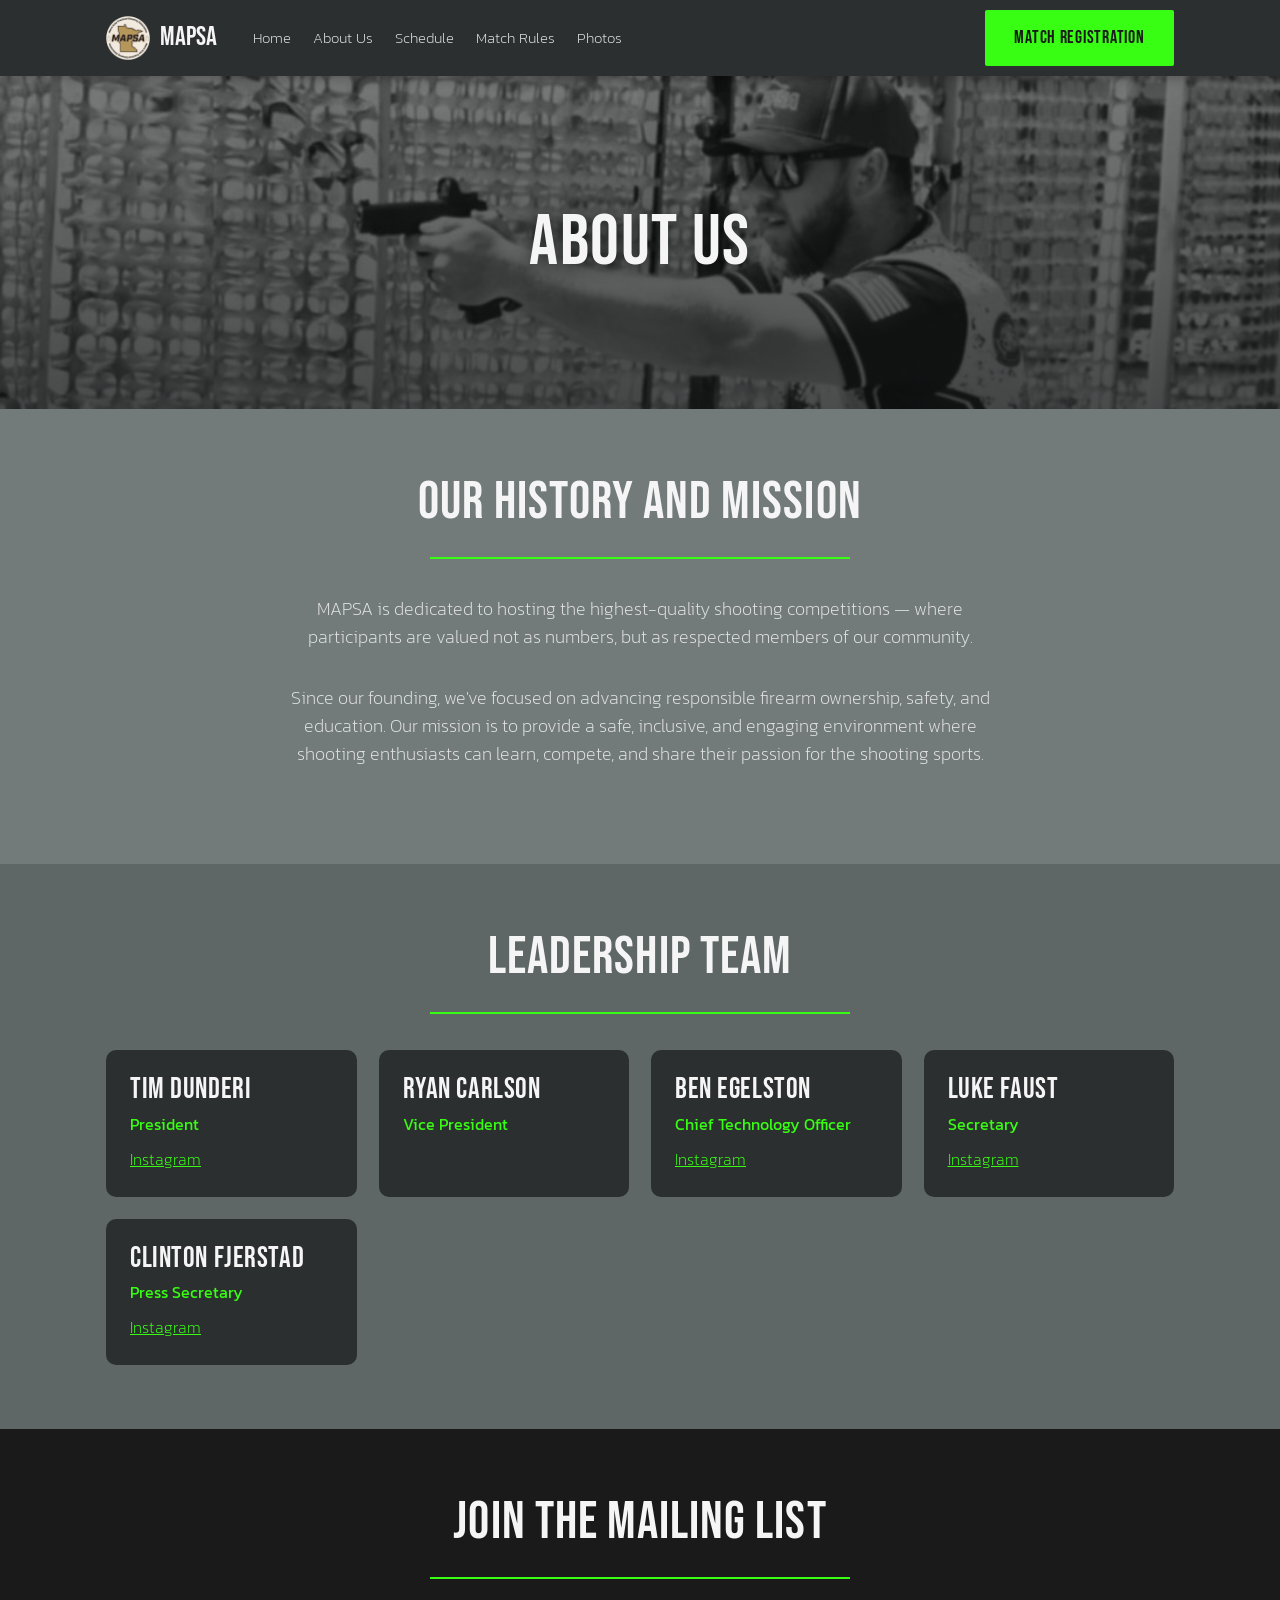
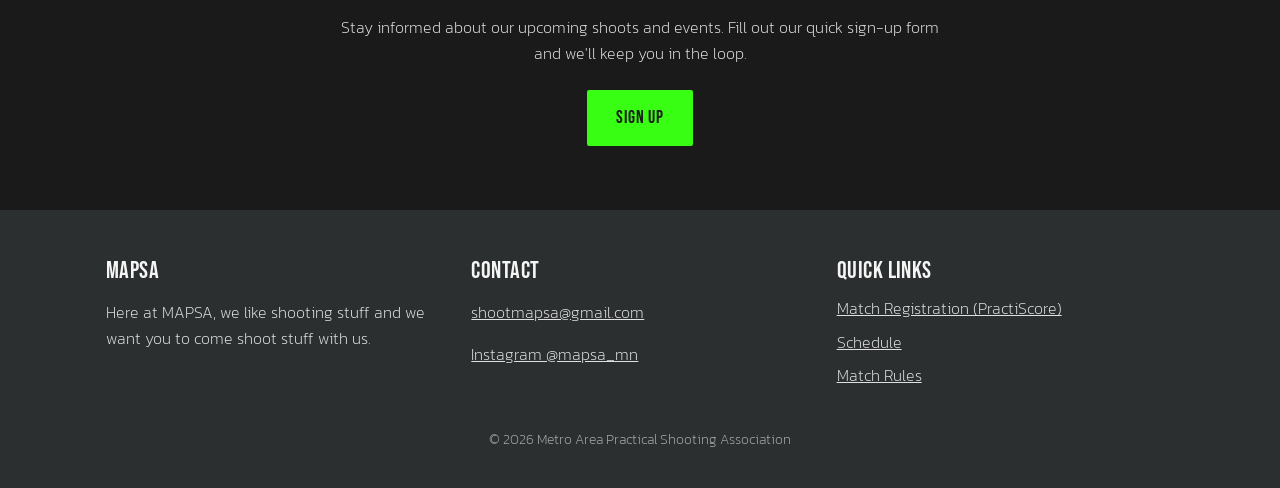
<file: about.html>
<!DOCTYPE html>
<html lang="en">
<head>
<meta charset="utf-8">
<meta name="viewport" content="width=device-width, initial-scale=1">
<title>About Us – MAPSA</title>
<meta name="description" content="Our history, mission and leadership team.">
<link rel="icon" href="images/favicon.png">
<link rel="preconnect" href="https://fonts.googleapis.com">
<link rel="preconnect" href="https://fonts.gstatic.com" crossorigin>
<link href="https://fonts.googleapis.com/css2?family=Bebas+Neue&family=Kanit:wght@200;400&display=swap" rel="stylesheet">
<link rel="stylesheet" href="css/style.css">
</head>
<body>
<header class="site-header">
  <div class="wrap">
    <a class="brand" href="index.html"><img src="images/mapsa-logo.png" alt="MAPSA logo"><span>MAPSA</span></a>
    <button class="menu-toggle" aria-label="Menu" aria-expanded="false">&#9776;</button>
    <nav class="nav">
      <a href="index.html">Home</a>
      <a href="about.html">About Us</a>
      <a href="schedule.html">Schedule</a>
      <a href="match-rules.html">Match Rules</a>
      <a href="photos.html">Photos</a>
      <a class="btn mobile-only" data-register href="#" target="_blank" rel="noopener">Match Registration</a>
    </nav>
    <a class="btn header-cta" data-register href="#" target="_blank" rel="noopener">Match Registration</a>
  </div>
</header>
<div class="page-hero"><h1>About Us</h1></div>
<main>

<section>
  <div class="wrap">
    <h2>Our History and Mission</h2>
    <hr class="rule">
    <p class="lead">MAPSA is dedicated to hosting the highest-quality shooting competitions — where participants are valued not as numbers, but as respected members of our community.</p>
    <p class="lead">Since our founding, we've focused on advancing responsible firearm ownership, safety, and education. Our mission is to provide a safe, inclusive, and engaging environment where shooting enthusiasts can learn, compete, and share their passion for the shooting sports.</p>
  </div>
</section>
<section class="alt">
  <div class="wrap">
    <h2>Leadership Team</h2>
    <hr class="rule">
    <div class="grid">
      <div class="card"><h3>Tim Dunderi</h3><p class="role">President</p><a href="https://www.instagram.com/tanfo_timmy" target="_blank" rel="noopener">Instagram</a></div>
      <div class="card"><h3>Ryan Carlson</h3><p class="role">Vice President</p></div>
      <div class="card"><h3>Ben Egelston</h3><p class="role">Chief Technology Officer</p><a href="https://www.instagram.com/benegelston_mn" target="_blank" rel="noopener">Instagram</a></div>
      <div class="card"><h3>Luke Faust</h3><p class="role">Secretary</p><a href="https://www.instagram.com/faust9057" target="_blank" rel="noopener">Instagram</a></div>
      <div class="card"><h3>Clinton Fjerstad</h3><p class="role">Press Secretary</p><a href="https://www.instagram.com/clinton_fjerstad" target="_blank" rel="noopener">Instagram</a></div>
    </div>
  </div>
</section>
</main>
<section class="signup">
  <div class="wrap">
    <h2>Join the Mailing List</h2>
    <hr class="rule">
    <p>Stay informed about our upcoming shoots and events. Fill out our quick sign-up form and we'll keep you in the loop.</p>
    <a class="btn" data-signup href="#" target="_blank" rel="noopener">Sign Up</a>
  </div>
</section>
<footer class="site-footer">
  <div class="wrap">
    <div class="cols">
      <div>
        <h3>MAPSA</h3>
        <p>Here at MAPSA, we like shooting stuff and we want you to come shoot stuff with us.</p>
      </div>
      <div>
        <h3>Contact</h3>
        <p><a href="mailto:shootmapsa@gmail.com">shootmapsa@gmail.com</a></p>
        <p><a href="https://www.instagram.com/mapsa_mn" target="_blank" rel="noopener">Instagram @mapsa_mn</a></p>
      </div>
      <div>
        <h3>Quick Links</h3>
        <ul class="link-list">
          <li><a data-register href="#" target="_blank" rel="noopener">Match Registration (PractiScore)</a></li>
          <li><a href="schedule.html">Schedule</a></li>
          <li><a href="match-rules.html">Match Rules</a></li>
        </ul>
      </div>
    </div>
    <p class="copy">&copy; <span data-year></span> Metro Area Practical Shooting Association</p>
  </div>
</footer>
<script src="js/site.js"></script>
</body>
</html>
</file>
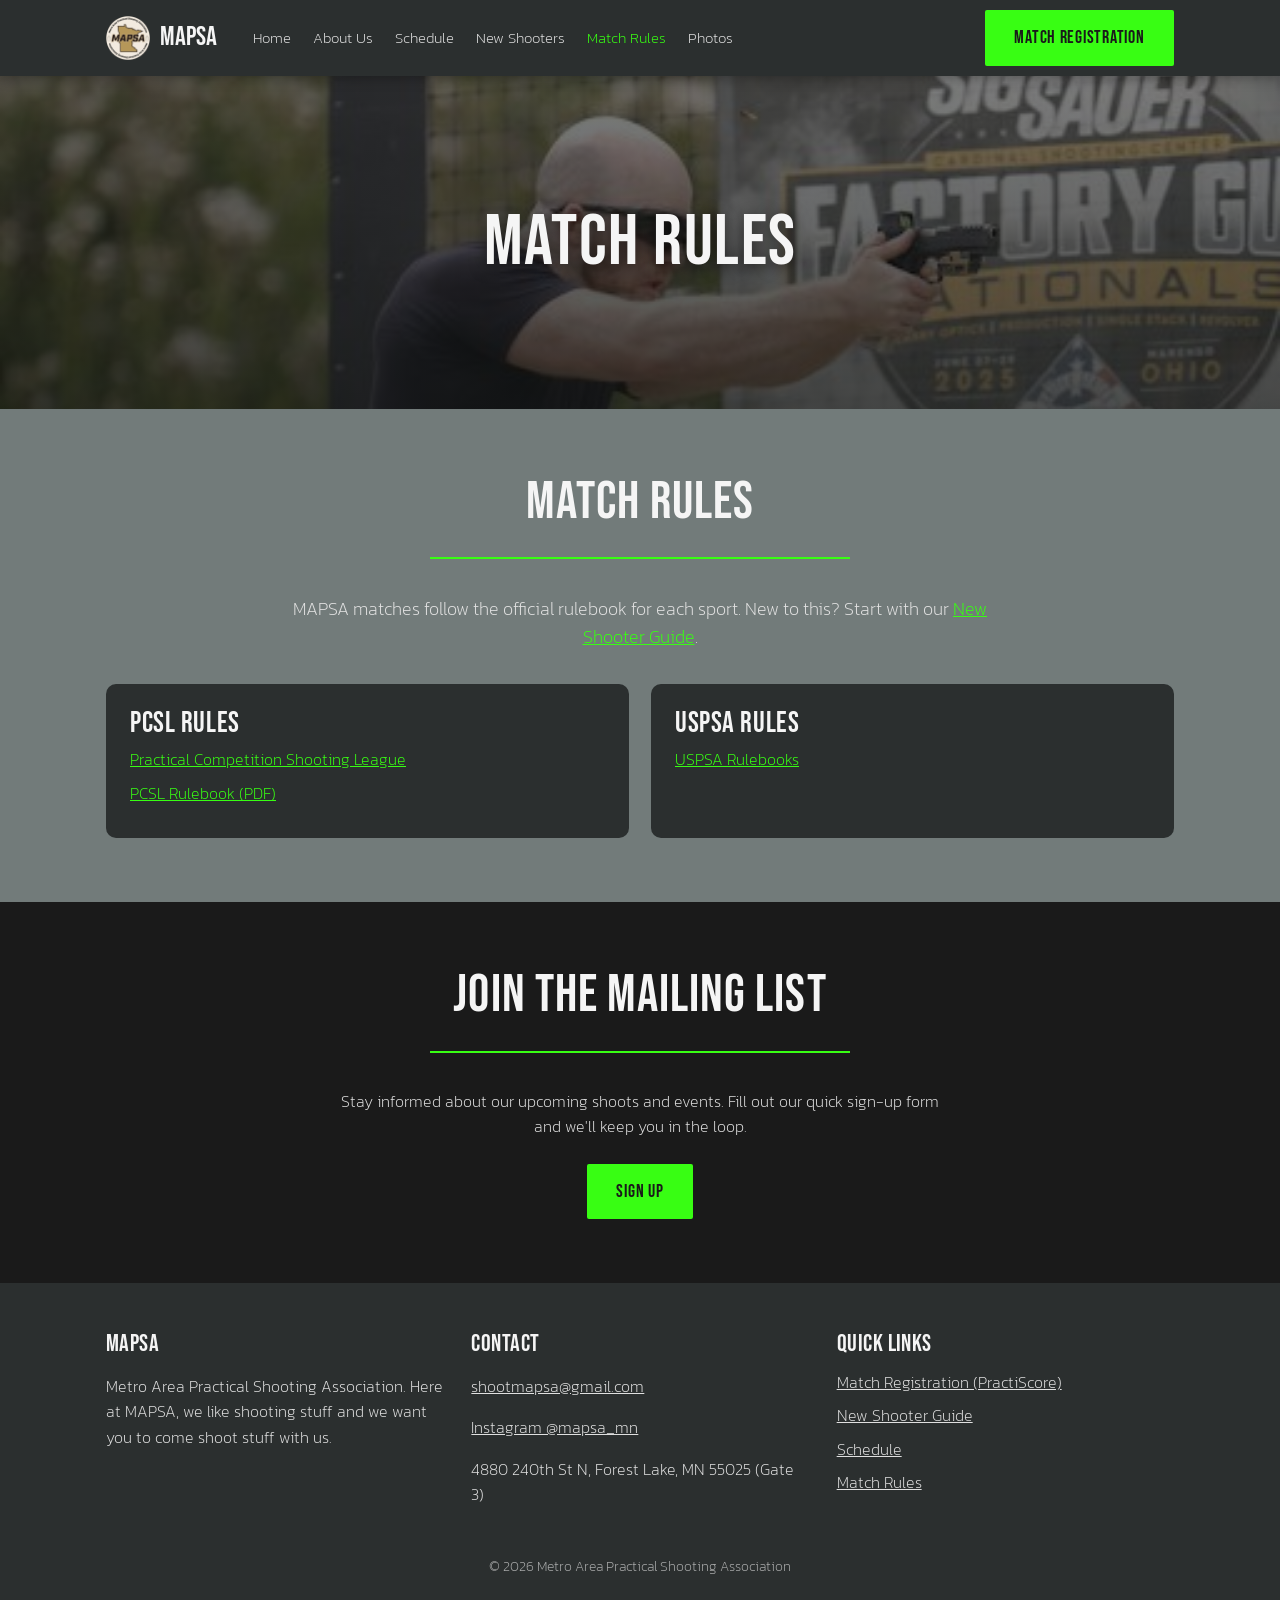
<file: match-rules.html>
<!DOCTYPE html><html lang="en"><head><meta charset="utf-8"><title>Moved – MAPSA</title><link rel="canonical" href="https://shootmapsa.com/match-rules/"><meta name="robots" content="noindex"><meta http-equiv="refresh" content="0; url=/match-rules/"><script>location.replace("/match-rules/"+location.hash)</script></head><body><p>This page moved to <a href="/match-rules/">https://shootmapsa.com/match-rules/</a>.</p></body></html>
</file>
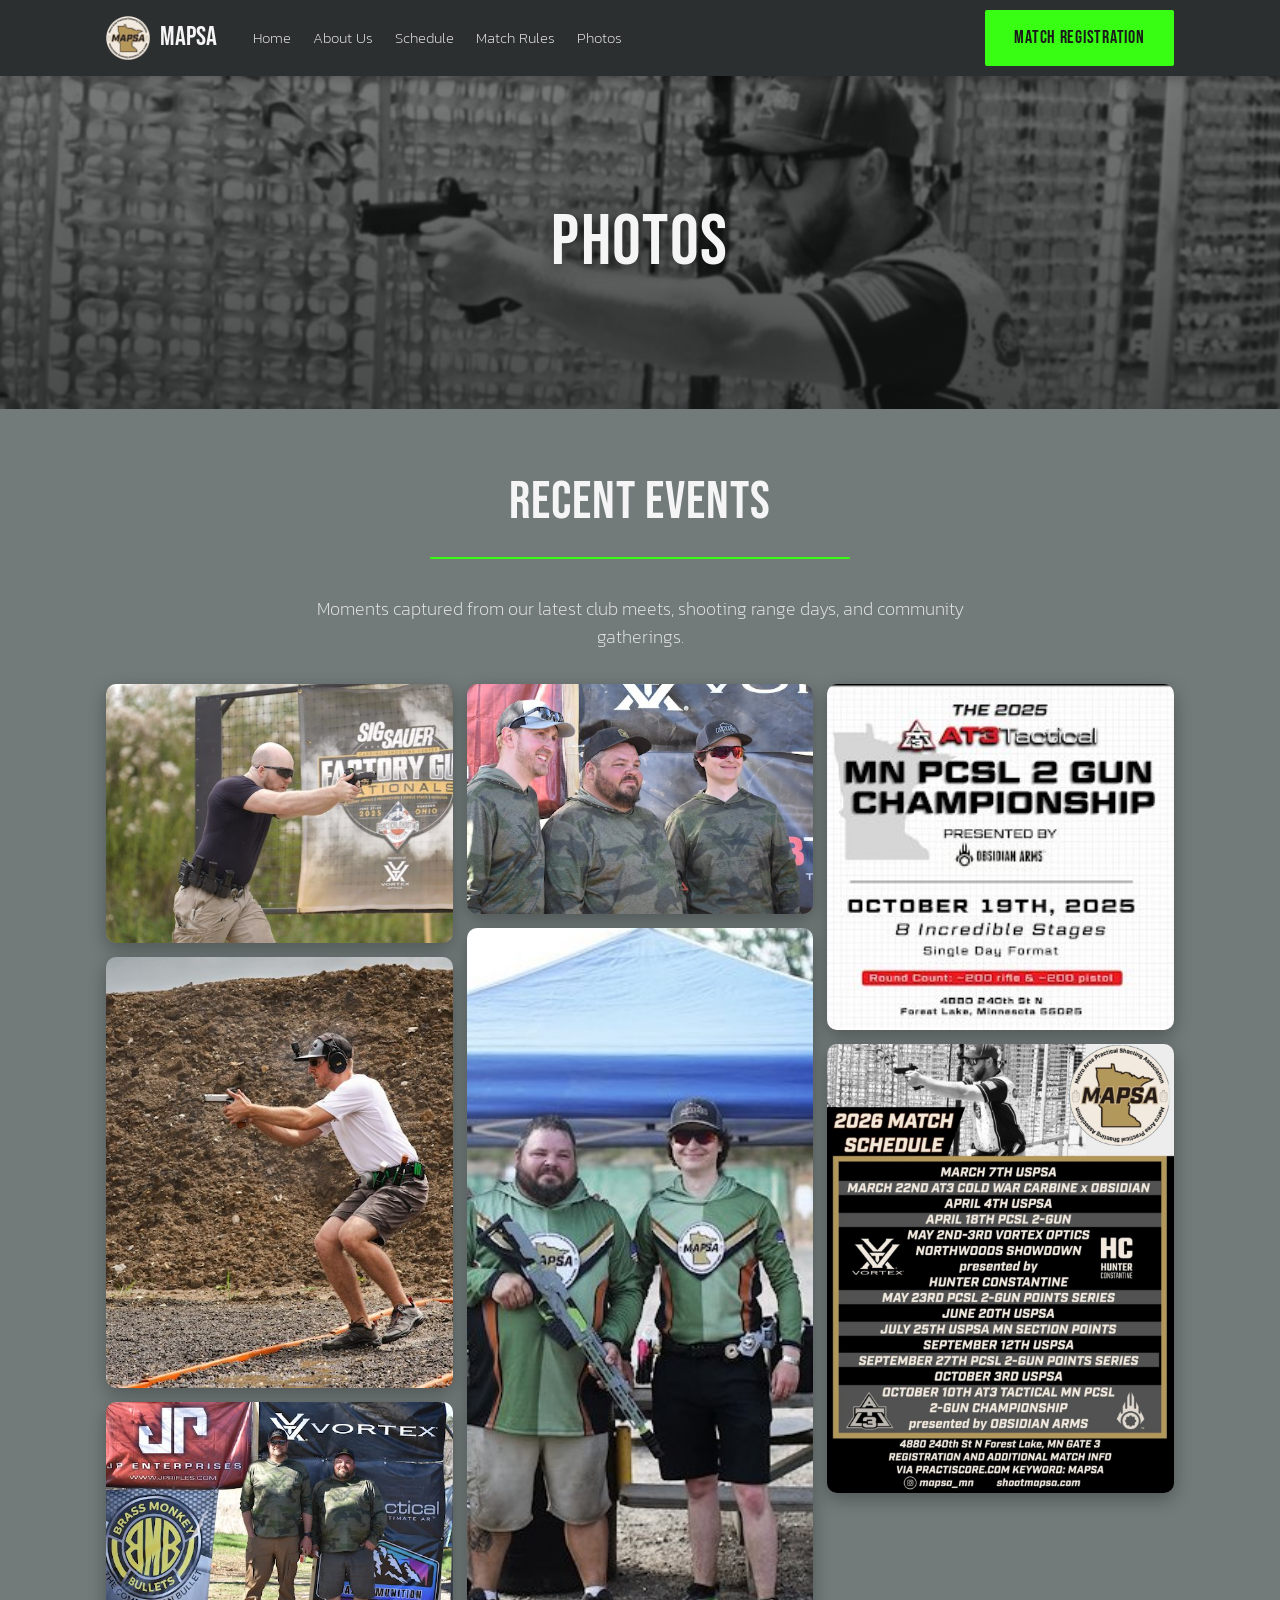
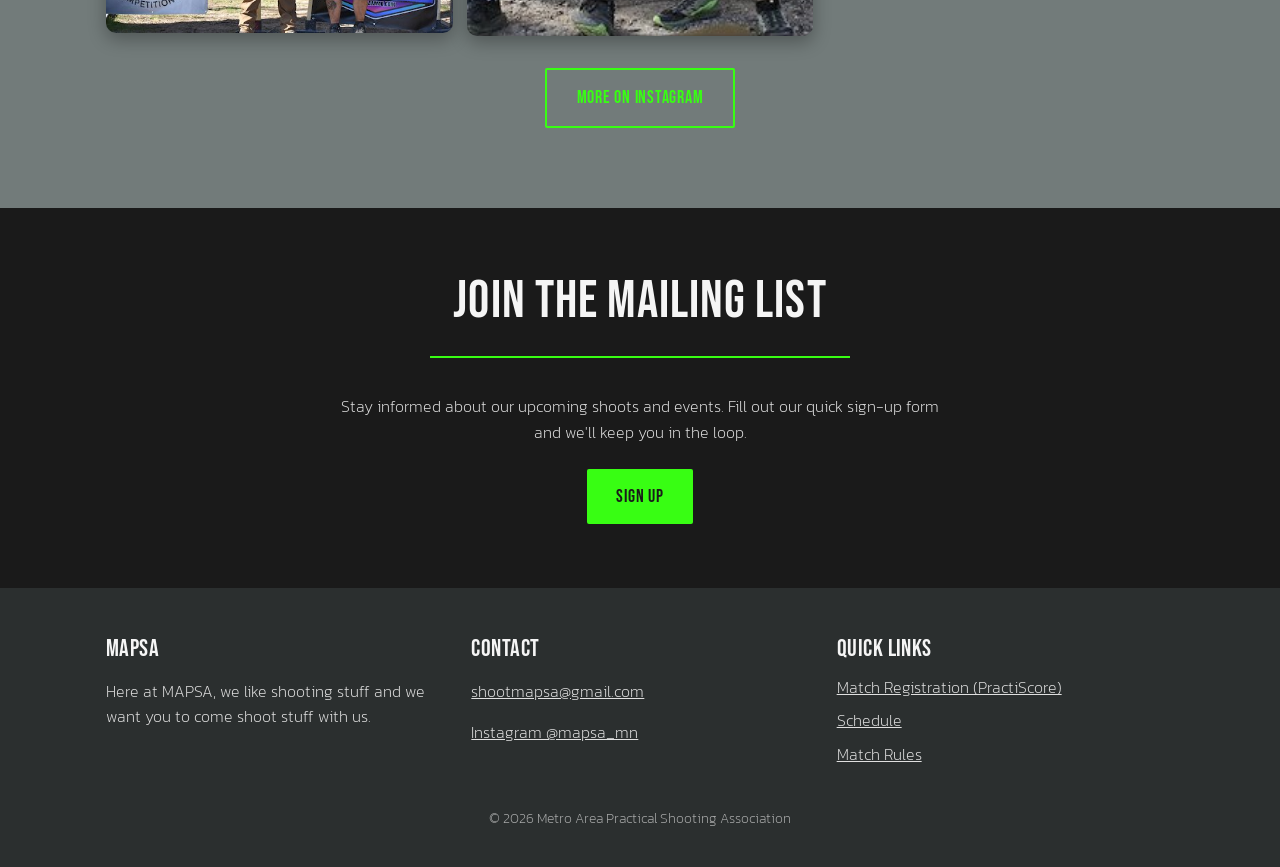
<file: photos.html>
<!DOCTYPE html>
<html lang="en">
<head>
<meta charset="utf-8">
<meta name="viewport" content="width=device-width, initial-scale=1">
<title>Photos – MAPSA</title>
<meta name="description" content="Photos from recent MAPSA matches and range days.">
<link rel="icon" href="images/favicon.png">
<link rel="preconnect" href="https://fonts.googleapis.com">
<link rel="preconnect" href="https://fonts.gstatic.com" crossorigin>
<link href="https://fonts.googleapis.com/css2?family=Bebas+Neue&family=Kanit:wght@200;400&display=swap" rel="stylesheet">
<link rel="stylesheet" href="css/style.css">
</head>
<body>
<header class="site-header">
  <div class="wrap">
    <a class="brand" href="index.html"><img src="images/mapsa-logo.png" alt="MAPSA logo"><span>MAPSA</span></a>
    <button class="menu-toggle" aria-label="Menu" aria-expanded="false">&#9776;</button>
    <nav class="nav">
      <a href="index.html">Home</a>
      <a href="about.html">About Us</a>
      <a href="schedule.html">Schedule</a>
      <a href="match-rules.html">Match Rules</a>
      <a href="photos.html">Photos</a>
      <a class="btn mobile-only" data-register href="#" target="_blank" rel="noopener">Match Registration</a>
    </nav>
    <a class="btn header-cta" data-register href="#" target="_blank" rel="noopener">Match Registration</a>
  </div>
</header>
<div class="page-hero"><h1>Photos</h1></div>
<main>

<section>
  <div class="wrap">
    <h2>Recent Events</h2>
    <hr class="rule">
    <p class="lead">Moments captured from our latest club meets, shooting range days, and community gatherings.</p>
    <!-- To add photos: drop files in /images and copy an <img> line below. -->
    <div class="gallery">
      <img src="images/photo-1.jpg" alt="MAPSA shooter on stage" loading="lazy">
      <img src="images/photo-4.jpg" alt="Competitor running a stage" loading="lazy">
      <img src="images/photo-2.jpg" alt="MAPSA members with sponsors" loading="lazy">
      <img src="images/photo-3.jpg" alt="MAPSA leadership at a match" loading="lazy">
      <img src="images/photo-5.jpg" alt="MAPSA shooters at the range" loading="lazy">
      <img src="images/pcsl-2gun-2025.jpg" alt="2025 MN PCSL 2 Gun Championship flyer" loading="lazy">
      <img src="images/event.jpg" alt="MAPSA event flyer" loading="lazy">
    </div>
    <p class="center" style="margin-top:32px"><a class="btn btn-outline" href="https://www.instagram.com/mapsa_mn" target="_blank" rel="noopener">More on Instagram</a></p>
  </div>
</section>
<div class="lightbox"><img alt=""></div>
</main>
<section class="signup">
  <div class="wrap">
    <h2>Join the Mailing List</h2>
    <hr class="rule">
    <p>Stay informed about our upcoming shoots and events. Fill out our quick sign-up form and we'll keep you in the loop.</p>
    <a class="btn" data-signup href="#" target="_blank" rel="noopener">Sign Up</a>
  </div>
</section>
<footer class="site-footer">
  <div class="wrap">
    <div class="cols">
      <div>
        <h3>MAPSA</h3>
        <p>Here at MAPSA, we like shooting stuff and we want you to come shoot stuff with us.</p>
      </div>
      <div>
        <h3>Contact</h3>
        <p><a href="mailto:shootmapsa@gmail.com">shootmapsa@gmail.com</a></p>
        <p><a href="https://www.instagram.com/mapsa_mn" target="_blank" rel="noopener">Instagram @mapsa_mn</a></p>
      </div>
      <div>
        <h3>Quick Links</h3>
        <ul class="link-list">
          <li><a data-register href="#" target="_blank" rel="noopener">Match Registration (PractiScore)</a></li>
          <li><a href="schedule.html">Schedule</a></li>
          <li><a href="match-rules.html">Match Rules</a></li>
        </ul>
      </div>
    </div>
    <p class="copy">&copy; <span data-year></span> Metro Area Practical Shooting Association</p>
  </div>
</footer>
<script src="js/site.js"></script>
</body>
</html>
</file>
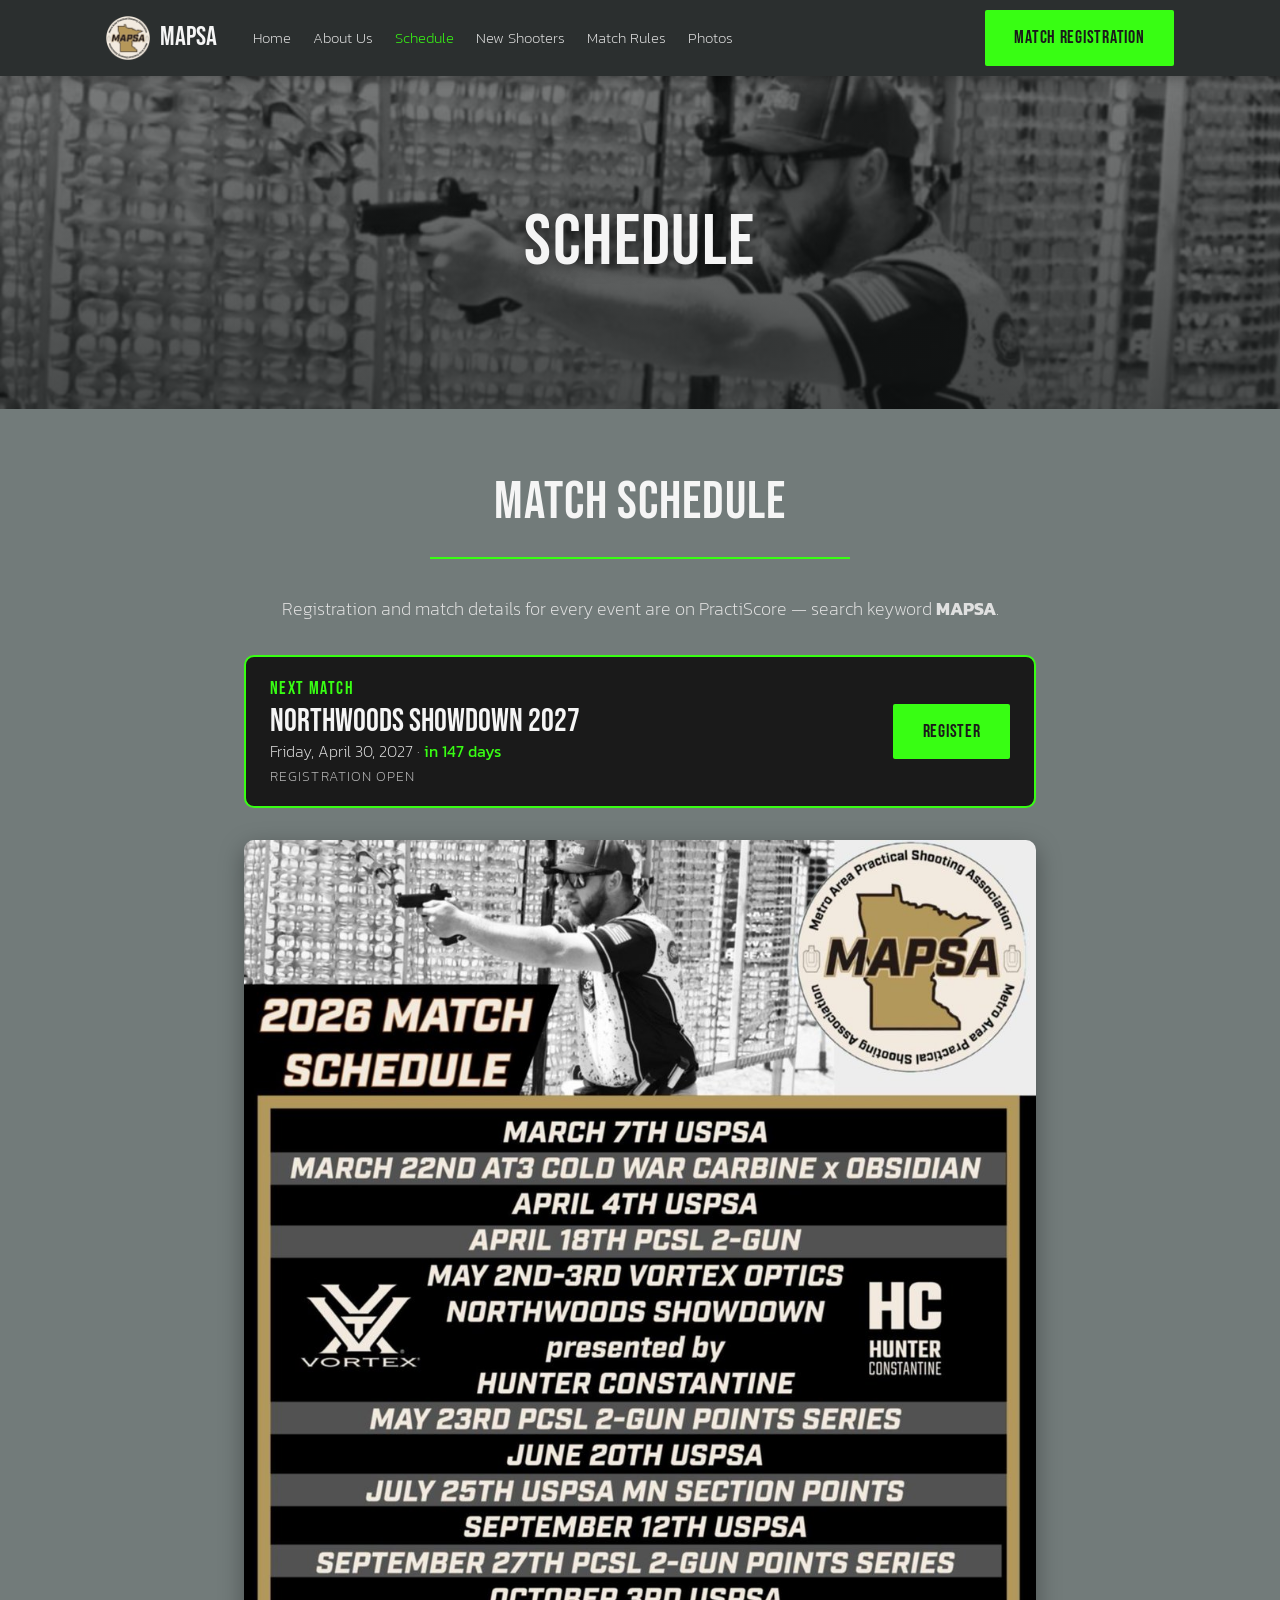
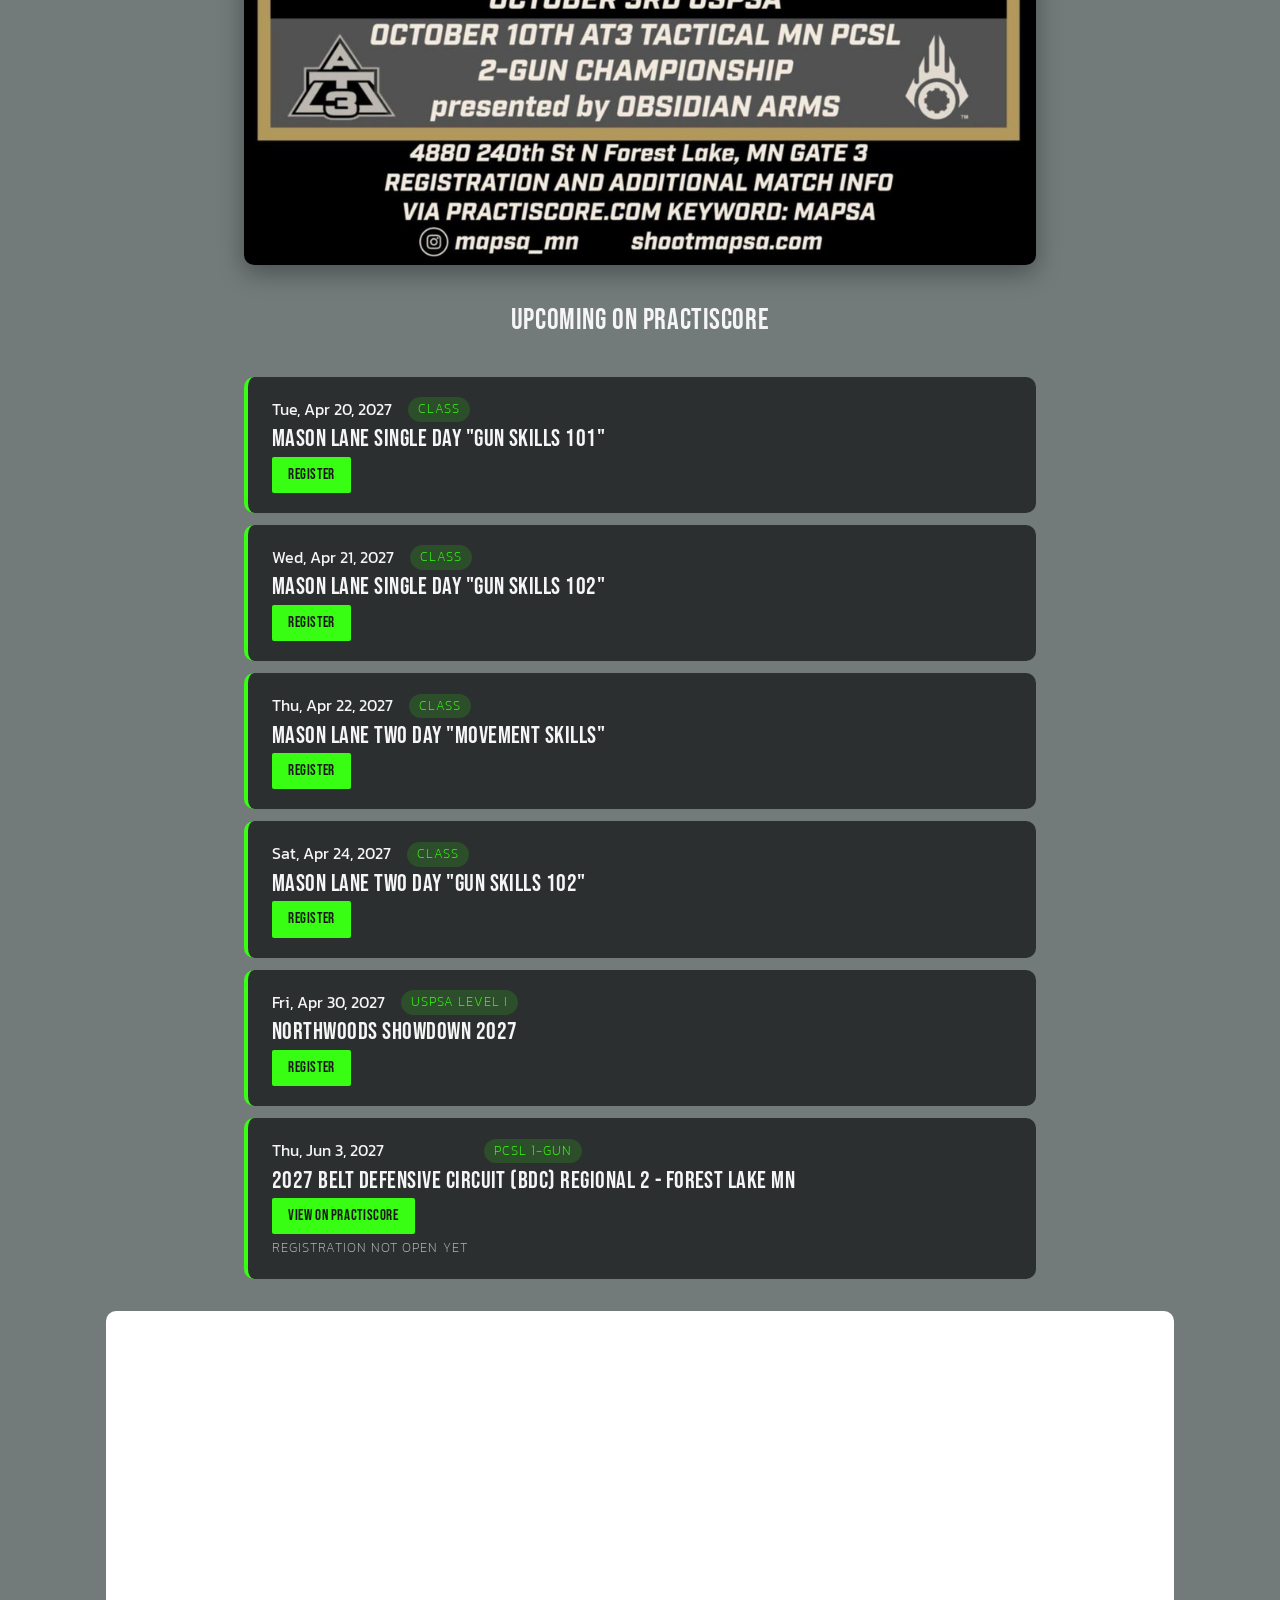
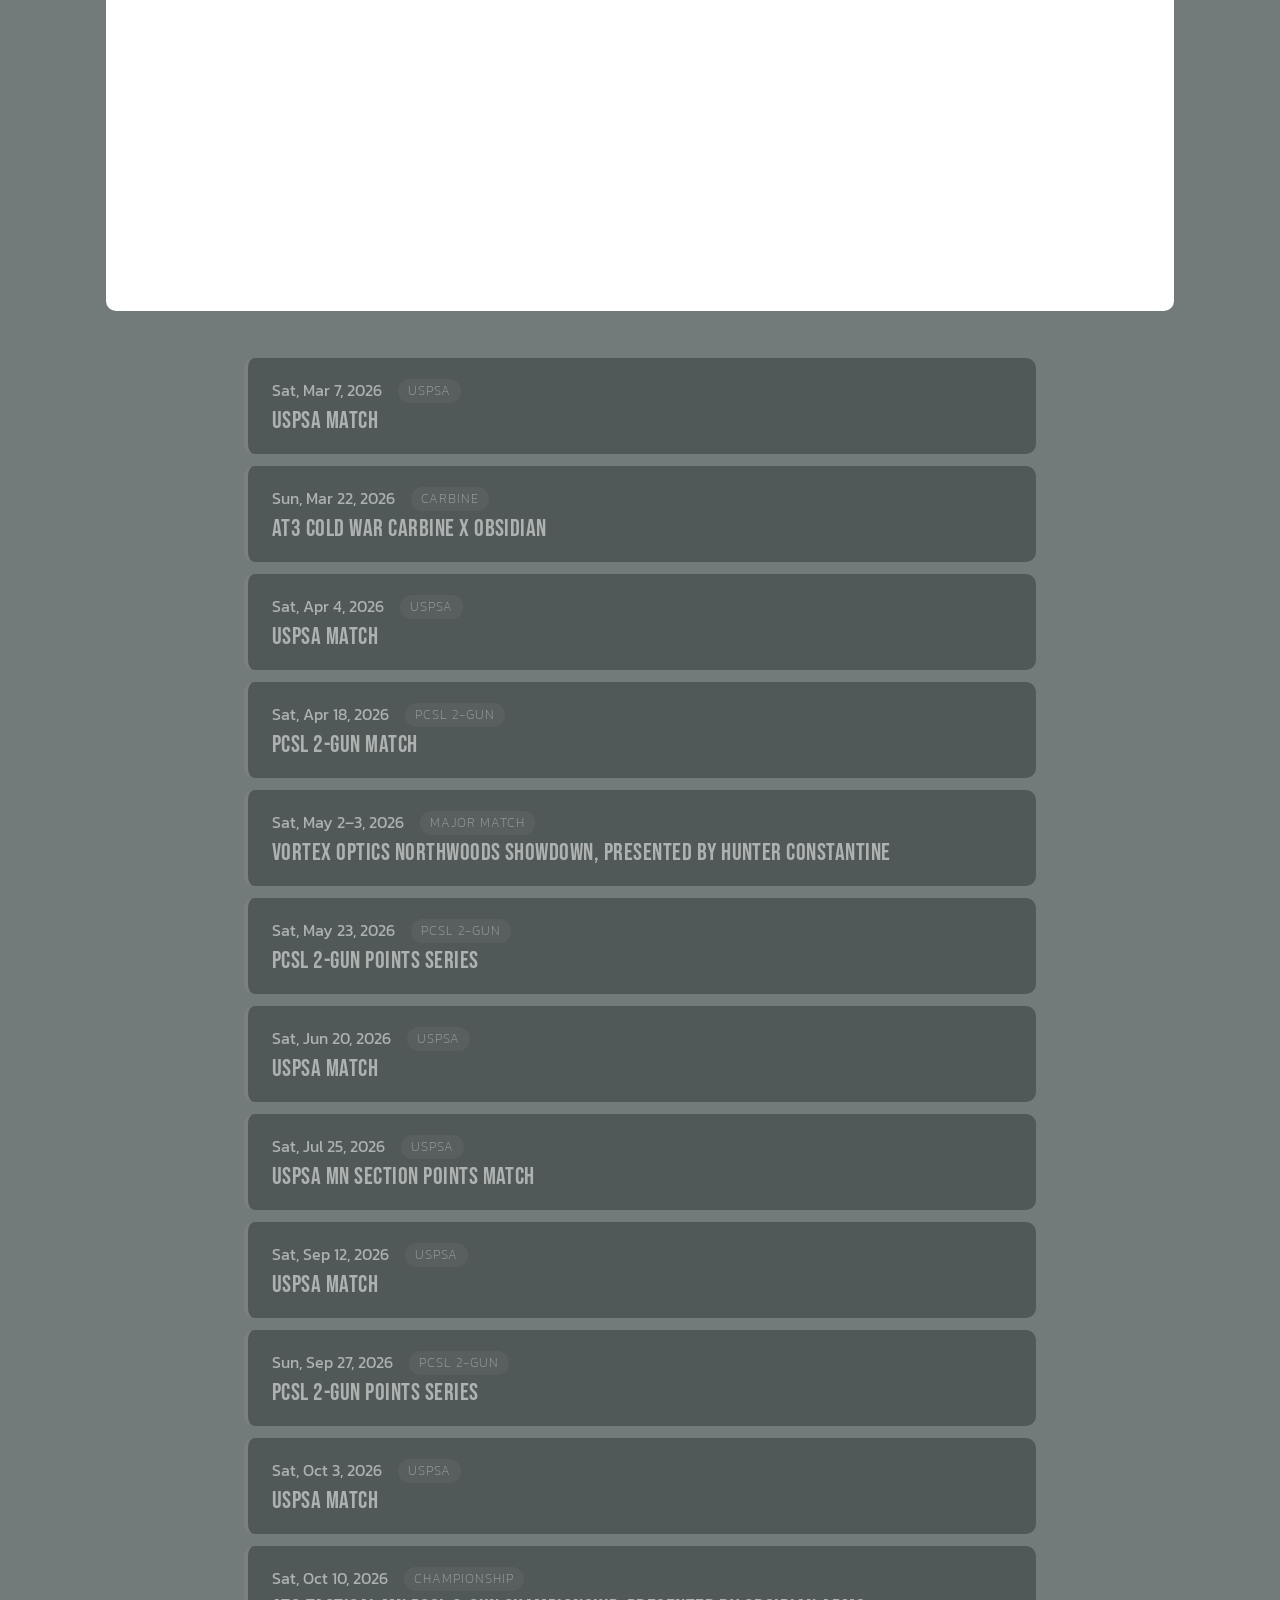
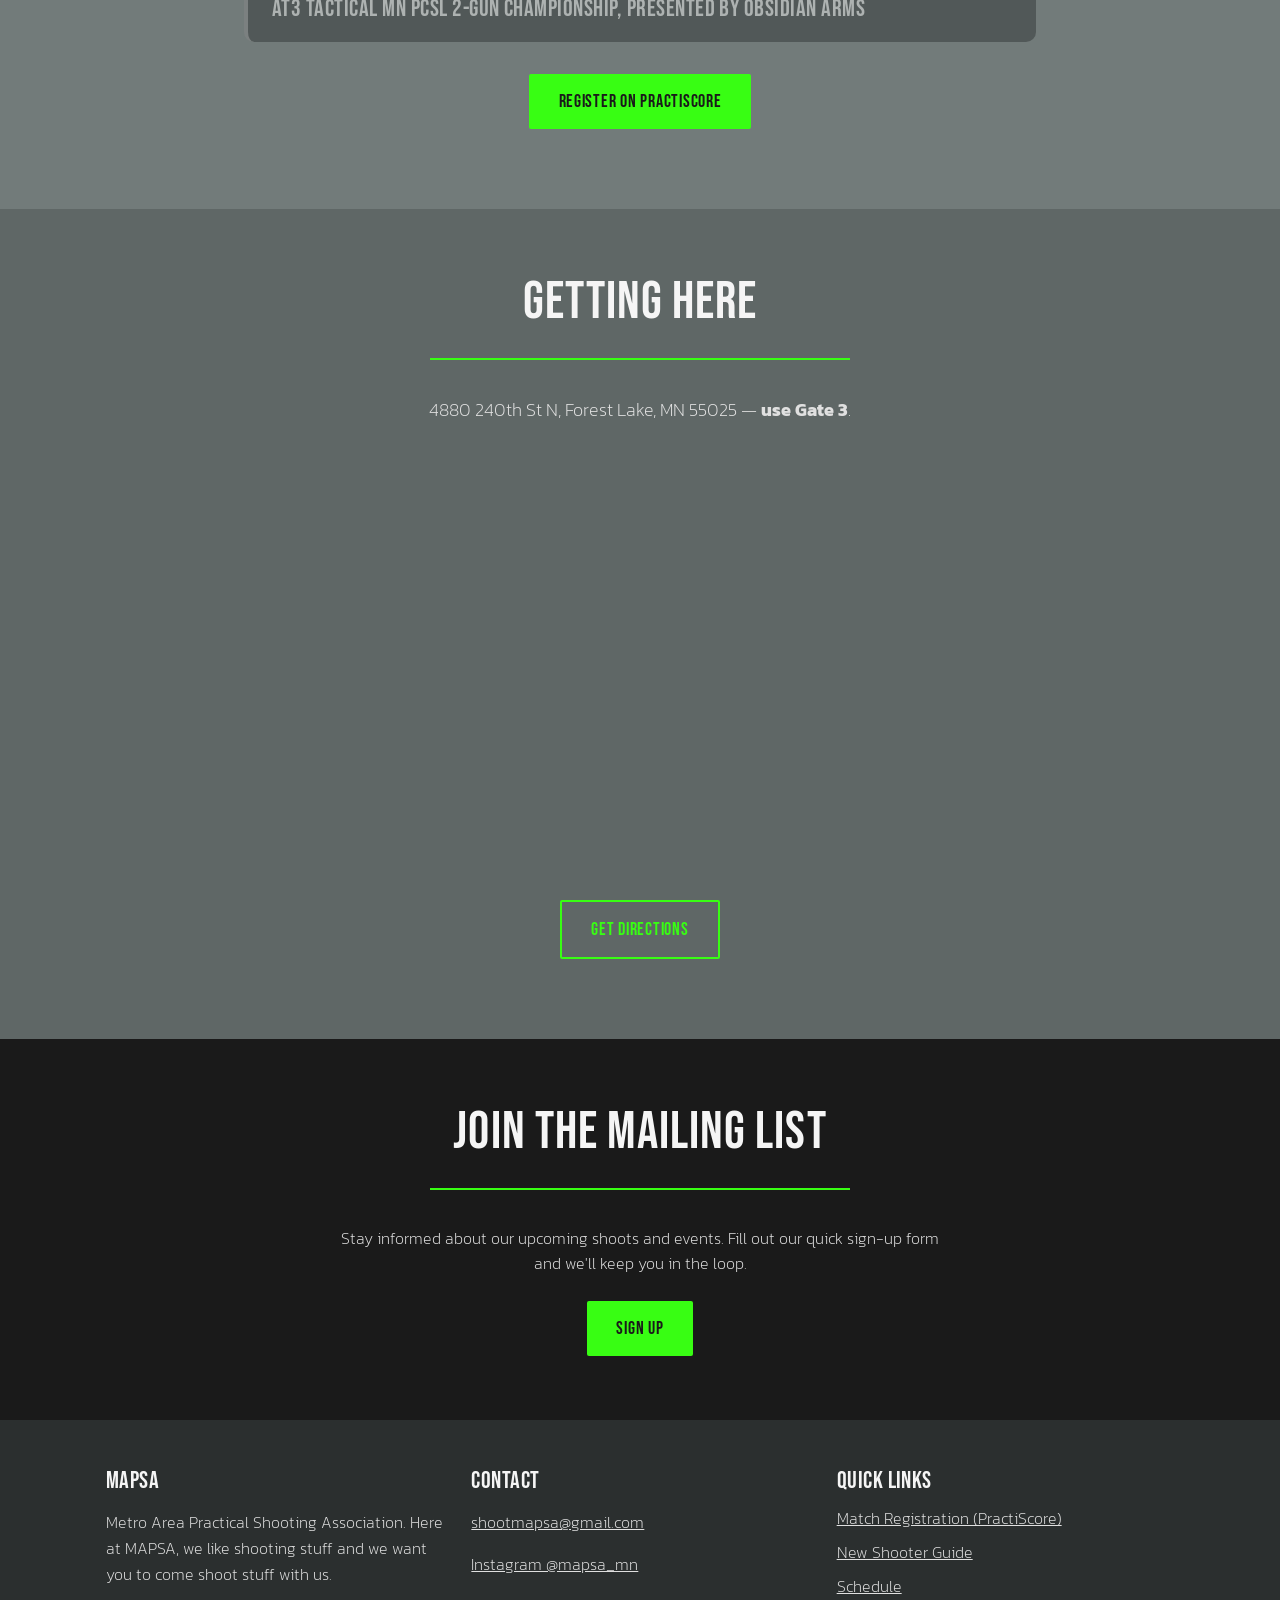
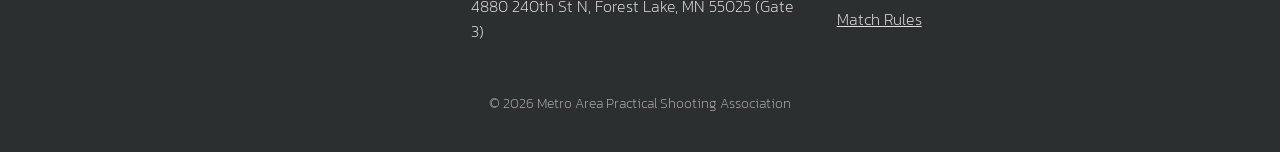
<file: schedule.html>
<!DOCTYPE html><html lang="en"><head><meta charset="utf-8"><title>Moved – MAPSA</title><link rel="canonical" href="https://shootmapsa.com/schedule/"><meta name="robots" content="noindex"><meta http-equiv="refresh" content="0; url=/schedule/"><script>location.replace("/schedule/"+location.hash)</script></head><body><p>This page moved to <a href="/schedule/">https://shootmapsa.com/schedule/</a>.</p></body></html>
</file>
<file: css/style.css>
:root{
  --bg:#727b7a; --bg-dark:#2b2f2f; --bg-darker:#1a1a1a;
  --text:#e0e0e0; --heading:#f5f5f5; --accent:#38fe13; --accent-ink:#1a1a1a;
  --card:#5f6766; --radius:10px; --max:1100px;
}
*{box-sizing:border-box}
html{scroll-behavior:smooth}
body{margin:0;background:var(--bg);color:var(--text);font-family:"Kanit",system-ui,sans-serif;font-weight:200;font-size:16px;line-height:1.6}
a{color:var(--accent)}
img{max-width:100%;height:auto;display:block}
h1,h2,h3{font-family:"Bebas Neue",Impact,sans-serif;font-weight:400;color:var(--heading);letter-spacing:.02em;line-height:1.1;margin:0 0 .5em}
h2{font-size:clamp(2.2rem,5vw,3.3rem);text-align:center}
h3{font-size:1.8rem}
.wrap{max-width:var(--max);margin:0 auto;padding:0 16px}

/* Header */
.site-header{background:var(--bg-dark);position:sticky;top:0;z-index:50;box-shadow:0 2px 12px rgba(0,0,0,.3)}
.site-header .wrap{display:flex;align-items:center;gap:24px;min-height:76px}
.brand{display:flex;align-items:center;gap:10px;text-decoration:none;color:var(--heading)}
.brand img{width:44px;height:44px}
.brand span{font-family:"Bebas Neue",sans-serif;font-size:1.7rem}
.nav{display:flex;gap:22px;margin-left:12px}
.nav a{color:var(--text);text-decoration:none;font-size:.95rem}
.nav a:hover,.nav a[aria-current=page]{color:var(--accent)}
.btn{display:inline-block;background:var(--accent);color:var(--accent-ink);font-family:"Bebas Neue",sans-serif;font-size:1.15rem;letter-spacing:.04em;padding:.7em 1.6em;text-decoration:none;border:0;border-radius:2px;cursor:pointer;transition:transform .15s,filter .15s}
.btn:hover{filter:brightness(.9);transform:translateY(-1px)}
.btn-outline{background:transparent;color:var(--accent);border:2px solid var(--accent)}
.header-cta{margin-left:auto}
.menu-toggle{display:none;margin-left:auto;background:none;border:0;color:var(--heading);font-size:1.8rem;cursor:pointer}

/* Hero */
.hero{background:#222 center/cover no-repeat;background-image:radial-gradient(ellipse at center,rgba(56,254,19,.12),transparent 60%),linear-gradient(180deg,#1f2323,#3a4140);padding:48px 16px;display:flex;justify-content:center}
.hero img{width:min(360px,70vw);filter:drop-shadow(0 8px 24px rgba(0,0,0,.5))}
.page-hero{--hero:url("../images/hero-shooter.jpg");--pos:60% 30%;
  background:linear-gradient(180deg,rgba(15,18,18,.55),rgba(15,18,18,.75)),var(--hero) var(--pos)/cover no-repeat,var(--bg-dark);
  min-height:clamp(220px,26vw,360px);display:flex;flex-direction:column;justify-content:center;align-items:center;padding:48px 16px;text-align:center}
.page-hero h1{text-shadow:0 2px 16px rgba(0,0,0,.6)}
.page-hero h1{font-size:clamp(2.6rem,7vw,4.5rem);margin:0}

/* Sections */
section{padding:64px 0}
.rule{width:min(420px,70%);height:2px;background:var(--accent);margin:0 auto 36px;border:0}
.lead{text-align:center;max-width:720px;margin:0 auto 32px;font-size:1.1rem}
.center{text-align:center}
.alt{background:var(--card)}
.cal{width:100%;height:600px;border:0;border-radius:var(--radius);background:#fff}
.feature-img{border-radius:var(--radius);margin:32px auto;max-width:min(792px,100%);box-shadow:0 8px 24px rgba(0,0,0,.35)}
.grid{display:grid;gap:22px;grid-template-columns:repeat(auto-fit,minmax(230px,1fr))}
.card{background:var(--bg-dark);border-radius:var(--radius);padding:24px}
.card h3{margin-bottom:.2em}
.card .role{color:var(--accent);font-weight:400;margin:0 0 .6em}
.link-list{list-style:none;padding:0;margin:0}
.link-list li{margin:.5em 0}
.event{background:var(--bg-dark);border-left:4px solid var(--accent);border-radius:var(--radius);padding:20px 24px;margin:18px 0}
.event h3{margin:0 0 .2em}
.gallery{columns:3 260px;column-gap:14px}
.gallery img{width:100%;height:auto;border-radius:var(--radius);margin:0 0 14px;break-inside:avoid;cursor:zoom-in;box-shadow:0 6px 18px rgba(0,0,0,.3);transition:transform .2s}
.gallery img:hover{transform:scale(1.015)}
.lightbox{position:fixed;inset:0;background:rgba(0,0,0,.9);display:none;align-items:center;justify-content:center;z-index:100;padding:16px}
.lightbox.open{display:flex}
.lightbox img{max-height:90vh;width:auto}

/* Signup */
.signup{background:var(--bg-darker);text-align:center}
.signup p{max-width:600px;margin:0 auto 24px}

/* Footer */
.site-footer{background:var(--bg-dark);padding:48px 0 24px}
.site-footer .cols{display:grid;gap:28px;grid-template-columns:repeat(auto-fit,minmax(220px,1fr))}
.site-footer h3{font-size:1.5rem}
.site-footer .copy{text-align:center;font-size:.85rem;opacity:.7;margin-top:32px}
.site-footer a{color:var(--text)}
.site-footer a:hover{color:var(--accent)}

@media (max-width:820px){
  .menu-toggle{display:block}
  .header-cta{display:none}
  .nav{display:none;position:absolute;top:76px;left:0;right:0;flex-direction:column;background:var(--bg-dark);padding:12px 16px 20px;margin:0;gap:14px}
  .nav.open{display:flex}
  .nav .btn{align-self:flex-start}
}
@media (min-width:821px){.nav .mobile-only{display:none}}

/* ---- v2 additions ---- */
.sr-only{position:absolute;width:1px;height:1px;overflow:hidden;clip:rect(0 0 0 0);white-space:nowrap}
.skip{position:absolute;left:-999px;top:8px;background:var(--accent);color:var(--accent-ink);padding:8px 14px;z-index:99}
.skip:focus{left:8px}
.hero{flex-direction:column;align-items:center;text-align:center}
.hero-tag{font-family:"Bebas Neue",sans-serif;font-size:clamp(1.3rem,3.5vw,1.9rem);letter-spacing:.06em;color:var(--heading);margin:18px 0 0}
.page-hero p{margin:.4em 0 0;font-size:1.15rem}
.narrow{max-width:820px}

/* Next match banner */
.next-match{display:flex;flex-wrap:wrap;align-items:center;gap:14px 24px;justify-content:space-between;background:var(--bg-darker);border:2px solid var(--accent);border-radius:var(--radius);padding:18px 24px;margin:0 auto 8px;max-width:792px}
.next-match .label{font-family:"Bebas Neue",sans-serif;color:var(--accent);letter-spacing:.08em;font-size:1.1rem;display:block}
.next-match .name{font-family:"Bebas Neue",sans-serif;color:var(--heading);font-size:clamp(1.5rem,3.5vw,2rem);line-height:1.1;display:block}
.next-match .when{display:block}
.next-match .count{color:var(--accent);font-weight:400}
.next-match .status{display:block;font-size:.85rem;text-transform:uppercase;letter-spacing:.08em;opacity:.8;margin-top:2px}

/* Event list */
.events{list-style:none;padding:0;margin:40px auto 32px;max-width:792px}
.events .event{display:grid;grid-template-columns:auto 1fr;gap:4px 16px;align-items:center;margin:12px 0}
.events time{font-weight:400;color:var(--heading)}
.events .tag{justify-self:start;font-size:.8rem;text-transform:uppercase;letter-spacing:.08em;background:rgba(56,254,19,.15);color:var(--accent);padding:2px 10px;border-radius:99px}
.events h3{grid-column:1/-1;margin:0;font-size:1.5rem}
.events .event.past{opacity:.45;border-left-color:#888}
.events .event.past .tag{color:#bbb;background:rgba(255,255,255,.08)}
.events .event.next{box-shadow:0 0 0 2px var(--accent)}
.ps-events .event .btn{grid-column:1/-1;justify-self:start;padding:6px 16px;font-size:.95rem}
.ps-events .status{font-size:.8rem;text-transform:uppercase;letter-spacing:.08em;opacity:.75}
.ps-wrap h3.sub{text-align:center;margin:40px 0 0}

/* Map */
.map{width:100%;height:420px;border:0;border-radius:var(--radius);display:block;margin-bottom:24px}

/* Home split */
.split{display:grid;gap:32px;grid-template-columns:1fr 1fr;align-items:center}
.split img{border-radius:var(--radius);box-shadow:0 8px 24px rgba(0,0,0,.35)}
.split p{font-size:1.1rem}
@media (max-width:820px){.split{grid-template-columns:1fr}}

/* New shooter steps + FAQ */
.steps{list-style:none;counter-reset:s;padding:0;margin:0;display:grid;gap:22px;grid-template-columns:repeat(auto-fit,minmax(220px,1fr))}
.steps li{counter-increment:s;background:var(--bg-dark);border-radius:var(--radius);padding:24px;position:relative}
.steps li::before{content:counter(s);font-family:"Bebas Neue",sans-serif;font-size:3rem;color:var(--accent);line-height:1;display:block;margin-bottom:8px}
.steps p{margin:0}
.faq{background:var(--bg-dark);border-radius:var(--radius);margin:12px 0;padding:0 22px}
.faq summary{cursor:pointer;padding:18px 0;font-family:"Bebas Neue",sans-serif;font-size:1.5rem;color:var(--heading);list-style:none;display:flex;justify-content:space-between;gap:12px}
.faq summary::-webkit-details-marker{display:none}
.faq summary::after{content:"+";color:var(--accent)}
.faq[open] summary::after{content:"\2013"}
.faq div{padding:0 0 18px}
.faq ul{margin:.4em 0;padding-left:1.2em}

/* Home hero with action photo */
.hero-photo{background:linear-gradient(90deg,rgba(15,18,18,.92) 0%,rgba(15,18,18,.75) 45%,rgba(15,18,18,.25) 100%),url("../images/hero-shooter.jpg") 70% 30%/cover no-repeat,#1f2323;
  flex-direction:row;justify-content:flex-start;align-items:center;gap:40px;padding:56px max(16px,calc((100vw - 1100px)/2 + 16px));min-height:clamp(340px,34vw,480px);text-align:left}
.hero-photo img{width:min(300px,34vw)}
.hero-photo .hero-tag{max-width:420px;font-size:clamp(1.6rem,3vw,2.4rem);line-height:1.15;margin:0;text-shadow:0 2px 12px rgba(0,0,0,.7)}
@media (max-width:640px){
  .hero-photo{flex-direction:column;justify-content:center;text-align:center;gap:18px;padding:40px 16px;
    background:linear-gradient(180deg,rgba(15,18,18,.55),rgba(15,18,18,.85)),url("../images/hero-shooter.jpg") 62% 30%/cover no-repeat,#1f2323}
  .hero-photo img{width:min(240px,62vw)}
}
/* Don't upscale small source photos */
.split img{max-width:440px;justify-self:center;width:100%}
@media (min-width:641px){.nw{white-space:nowrap}}
</file>
